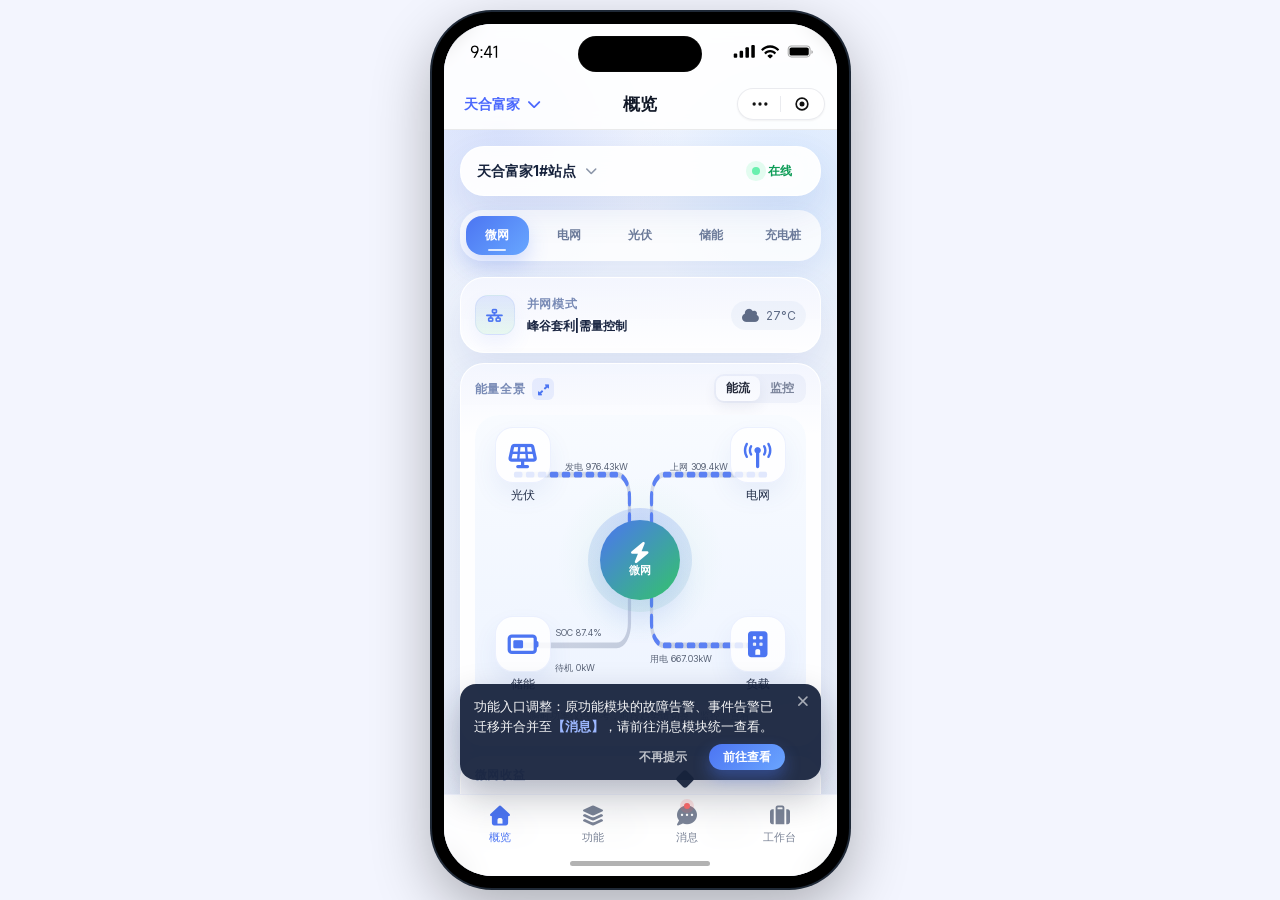
<file: app/index.html>
<!doctype html>
<html lang="zh-CN">
  <head>
    <meta charset="UTF-8" />
    <meta name="viewport" content="width=device-width, initial-scale=1.0" />
    <title>天工数智</title>
    <link rel="stylesheet" href="./vendor/fontawesome/css/all.min.css" />
    <link rel="stylesheet" href="./vendor/vant/index.css" />
    <link rel="stylesheet" href="./css/global.css" />
    <link rel="stylesheet" href="./css/index.css" />
  </head>
  <body>
    <div class="ios-frame-wrapper" role="img" aria-label="天工数智 App 原型">
      <div class="ios-screen">
        <div class="top-header-shell">
          <div class="status-bar" role="img" aria-label="状态栏"></div>
          <div class="dynamic-island" aria-hidden="true"></div>
          <header class="title-bar" aria-label="页面标题">
            <button class="title-btn title-btn--selector" type="button" id="enterpriseSelectorTrigger" aria-haspopup="dialog" aria-expanded="false" aria-label="切换企业">
              <span class="title-btn__name" id="currentEnterpriseName" data-enterprise-name>天合富家</span>
              <i class="fa-solid fa-chevron-down" aria-hidden="true"></i>
            </button>
            <h1 class="title-text">概览</h1>
            <div class="mini-capsule" aria-label="微信小程序胶囊按钮">
              <img class="mini-left" src="./images/mini-capsule-menu.svg" alt="" aria-hidden="true" />
              <div class="mini-divider" aria-hidden="true"></div>
              <img class="mini-right" src="./images/mini-capsule-circle.svg" alt="" aria-hidden="true" />
            </div>
          </header>
        </div>

        <main class="screen-content home-screen">
          <section class="app-shell" aria-label="首页">
            <section class="site-control-panel" aria-label="站点状态">
              <button class="site-switch" type="button" id="siteSelectorTriggerInline" aria-label="切换站点" aria-haspopup="dialog" aria-expanded="false">
                <span class="site-switch__name" id="currentSiteNameInline" data-site-name>天合富家1#站点</span>
                <i class="fa-solid fa-chevron-down" aria-hidden="true"></i>
              </button>
              <div class="site-status-group">
                <div class="status-pill online" id="siteOnlineStatusPill" aria-label="站点在线状态" data-site-status="online">
                  <span class="status-dot"></span>
                  <span data-site-status-text>在线</span>
                </div>
              </div>
            </section>

            <section class="tab-section" aria-label="业务切换标签">
              <div class="segment-tabs" role="tablist" aria-label="业务切换">
                <button class="segment-tab active" type="button" role="tab" aria-selected="true" data-tab-target="microgrid">微网</button>
                <button class="segment-tab" type="button" role="tab" aria-selected="false" data-tab-target="grid">电网</button>
                <button class="segment-tab" type="button" role="tab" aria-selected="false" data-tab-target="photovoltaic">光伏</button>
                <button class="segment-tab" type="button" role="tab" aria-selected="false" data-tab-target="storage">储能</button>
                <button class="segment-tab" type="button" role="tab" aria-selected="false" data-tab-target="charging">充电桩</button>
              </div>
            </section>

            <section class="tab-panels" aria-live="polite">
              <section class="energy-tab-panel microgrid-tab-panel" aria-label="微网看板" data-tab-panel="microgrid">
                <section class="microgrid-mode-card overview-card">
                  <div class="microgrid-mode-card__icon" aria-hidden="true"><i class="fa-solid fa-network-wired"></i></div>
                  <div class="microgrid-mode-card__content">
                    <p class="card-label card-label--microgrid">并网模式</p>
                    <h2 class="microgrid-mode-card__title">峰谷套利|需量控制</h2>
                  </div>
                  <div class="microgrid-mode-card__weather" aria-hidden="true">
                    <i class="fa-solid fa-cloud"></i>
                    <span>27°C</span>
                  </div>
                </section>

                <section class="microgrid-flow-card overview-card">
                  <div class="card-header card-header--stacked">
                    <div>
                      <div class="card-label-row">
                        <p class="card-label">能量全景</p>
                        <button class="panorama-expand-btn" type="button" id="panoramaExpandTrigger" aria-label="放大能量全景，横屏展示">
                          <i class="fa-solid fa-up-right-and-down-left-from-center" aria-hidden="true"></i>
                        </button>
                      </div>
                    </div>
                    <div class="chart-switch chart-switch--compact" role="tablist" aria-label="能量全景视图切换">
                      <button class="chart-switch__item is-active" type="button" role="tab" aria-selected="true" data-panorama-tab="flow">能流</button>
                      <button class="chart-switch__item" type="button" role="tab" aria-selected="false" data-panorama-tab="strategy">监控</button>
                    </div>
                  </div>
                  <div class="microgrid-panorama-body" data-panorama-body>
                  <div class="microgrid-panorama-panel" data-panorama-panel="flow">
                  <div class="microgrid-flow-visual" aria-label="微网能源流向示意图">
                    <svg class="microgrid-flow-lines" viewBox="0 0 720 360" preserveAspectRatio="none" aria-hidden="true">
                      <defs>
                        <linearGradient id="microgridFlowGradient" x1="0" y1="0" x2="1" y2="1">
                          <stop offset="0%" stop-color="#d5dbe8" />
                          <stop offset="100%" stop-color="#bfc8da" />
                        </linearGradient>
                      </defs>
                      <g class="microgrid-flow-lines__static">
                        <path d="M88 74H308C324 74 336 86 336 102V166"></path>
                        <path d="M632 74H412C396 74 384 86 384 102V166"></path>
                        <path d="M88 286H308C324 286 336 274 336 258V194"></path>
                        <path d="M632 286H412C396 286 384 274 384 258V194"></path>
                        <path d="M360 166V194"></path>
                        <path d="M360 102V166"></path>
                      </g>
                      <g class="microgrid-flow-lines__flow">
                        <path d="M88 74H308C324 74 336 86 336 102V166"></path>
                        <path d="M632 74H412C396 74 384 86 384 102V166"></path>
                        <path d="M632 286H412C396 286 384 274 384 258V194"></path>
                      </g>
                    </svg>
                    <div class="microgrid-flow-node microgrid-flow-node--pv">
                      <div class="microgrid-flow-node__icon"><i class="fa-solid fa-solar-panel"></i></div>
                      <span>光伏</span>
                    </div>
                    <div class="microgrid-flow-node microgrid-flow-node--grid">
                      <div class="microgrid-flow-node__icon"><i class="fa-solid fa-tower-broadcast"></i></div>
                      <span>电网</span>
                    </div>
                    <div class="microgrid-flow-node microgrid-flow-node--storage">
                      <div class="microgrid-flow-node__icon"><i class="fa-solid fa-battery-half"></i></div>
                      <span>储能</span>
                    </div>
                    <div class="microgrid-flow-node microgrid-flow-node--load">
                      <div class="microgrid-flow-node__icon"><i class="fa-solid fa-building"></i></div>
                      <span>负载</span>
                    </div>
                    <div class="microgrid-flow-center">
                      <div class="microgrid-flow-center__ring"></div>
                      <div class="microgrid-flow-center__core">
                        <i class="fa-solid fa-bolt"></i>
                        <span>微网</span>
                      </div>
                    </div>
                    <div class="microgrid-flow-label microgrid-flow-label--plain microgrid-flow-label--pv">发电 976.43kW</div>
                    <div class="microgrid-flow-label microgrid-flow-label--plain microgrid-flow-label--grid">上网 309.4kW</div>
                    <div class="microgrid-flow-label microgrid-flow-label--plain microgrid-flow-label--storage">SOC 87.4%</div>
                    <div class="microgrid-flow-label microgrid-flow-label--plain microgrid-flow-label--storage-bottom">待机 0kW</div>
                    <div class="microgrid-flow-label microgrid-flow-label--plain microgrid-flow-label--load">用电 667.03kW</div>
                  </div>
                  <p class="panorama-flow__hint">瞬时功率仅供参考，时段趋势请切换「监控」查看</p>
                  </div>
                  <div class="microgrid-panorama-panel microgrid-panorama-panel--monitor" data-panorama-panel="strategy" hidden aria-label="监控视图">
                    <div class="panorama-monitor" data-panorama-monitor>
                      <div class="panorama-monitor__legend" data-monitor-legend aria-label="图表图例">
                        <div class="panorama-monitor__legend-group">
                          <span class="panorama-monitor__legend-title">核心数据</span>
                          <div class="panorama-monitor__legend-items">
                            <button class="panorama-monitor__legend-item is-active" type="button" data-legend-key="soc" aria-pressed="true">
                              <i class="panorama-monitor__legend-dot" style="--dot-color:#4c75f2"></i>储能SOC
                            </button>
                            <button class="panorama-monitor__legend-item is-active" type="button" data-legend-key="grid" aria-pressed="true">
                              <i class="panorama-monitor__legend-dot" style="--dot-color:#33c46a"></i>电网功率
                            </button>
                          </div>
                        </div>
                        <div class="panorama-monitor__legend-group">
                          <span class="panorama-monitor__legend-title">参考数据</span>
                          <div class="panorama-monitor__legend-items">
                            <button class="panorama-monitor__legend-item is-active" type="button" data-legend-key="storage" aria-pressed="true">
                              <i class="panorama-monitor__legend-dot" style="--dot-color:#9b59f5"></i>储能功率
                            </button>
                            <button class="panorama-monitor__legend-item is-active" type="button" data-legend-key="pv" aria-pressed="true">
                              <i class="panorama-monitor__legend-dot" style="--dot-color:#f5a623"></i>光伏发电功率
                            </button>
                            <button class="panorama-monitor__legend-item is-active" type="button" data-legend-key="load" aria-pressed="true">
                              <i class="panorama-monitor__legend-dot" style="--dot-color:#e74c5c"></i>总负荷功率
                            </button>
                          </div>
                        </div>
                        <div class="panorama-monitor__legend-group panorama-monitor__legend-group--calibration" data-legend-group="calibration">
                          <span class="panorama-monitor__legend-title">标定数据</span>
                          <div class="panorama-monitor__legend-items">
                            <button class="panorama-monitor__legend-item panorama-monitor__legend-item--threshold is-active" type="button" data-legend-key="overLimit" aria-pressed="true">
                              <i class="panorama-monitor__legend-dash"></i>超限阈值
                            </button>
                            <button class="panorama-monitor__legend-item panorama-monitor__legend-item--threshold is-active" type="button" data-legend-key="reverseFlow" aria-pressed="true">
                              <i class="panorama-monitor__legend-dash"></i>逆流阈值
                            </button>
                          </div>
                        </div>
                      </div>
                      <div class="panorama-monitor__chart-wrap">
                        <div class="panorama-monitor__loading" data-monitor-loading hidden aria-live="polite" aria-busy="false">
                          <span class="panorama-monitor__loading-spinner" aria-hidden="true"></span>
                          <span class="panorama-monitor__loading-text">加载中</span>
                        </div>
                        <div class="panorama-monitor__chart" data-monitor-chart role="img" aria-label="能量监控时序图表"></div>
                      </div>
                      <p class="panorama-monitor__hint" aria-live="polite">建议点击放大按钮后横屏查看</p>
                    </div>
                  </div>
                  </div>
                </section>

                <section class="overview-card">
                  <div class="card-header">
                    <div>
                      <p class="card-label">微网收益</p>
                    </div>
                  </div>
                  <div class="benefit-grid benefit-grid--microgrid">
                    <div class="benefit-item">
                      <span class="benefit-label">当月收益</span>
                      <div class="benefit-value">7184.22 <small>元</small></div>
                    </div>
                    <div class="benefit-item">
                      <span class="benefit-label">当年收益</span>
                      <div class="benefit-value">38.16万 <small>元</small></div>
                    </div>
                    <div class="benefit-item">
                      <span class="benefit-label">累计收益</span>
                      <div class="benefit-value">39.19万 <small>元</small></div>
                    </div>
                  </div>
                </section>

                <section class="overview-card">
                  <div class="card-header">
                    <div>
                      <p class="card-label">今日供电</p>
                    </div>
                  </div>
                  <div class="benefit-grid benefit-grid--microgrid">
                    <div class="benefit-item">
                      <span class="benefit-label">下网电量</span>
                      <div class="benefit-value">1449 <small>kWh</small></div>
                    </div>
                    <div class="benefit-item">
                      <span class="benefit-label">光伏发电量</span>
                      <div class="benefit-value">2118.1 <small>kWh</small></div>
                    </div>
                    <div class="benefit-item">
                      <span class="benefit-label">储能放电量</span>
                      <div class="benefit-value">144 <small>kWh</small></div>
                    </div>
                  </div>
                </section>

                <section class="overview-card">
                  <div class="card-header">
                    <div>
                      <p class="card-label">今日用电</p>
                    </div>
                  </div>
                  <div class="benefit-grid benefit-grid--microgrid">
                    <div class="benefit-item">
                      <span class="benefit-label">上网电量</span>
                      <div class="benefit-value">287 <small>kWh</small></div>
                    </div>
                    <div class="benefit-item">
                      <span class="benefit-label">储能充电量</span>
                      <div class="benefit-value">903 <small>kWh</small></div>
                    </div>
                    <div class="benefit-item">
                      <span class="benefit-label">负载用电量</span>
                      <div class="benefit-value">2521.1 <small>kWh</small></div>
                    </div>
                  </div>
                </section>

                <section class="overview-card social-contribution-card">
                  <div class="card-header">
                    <div>
                      <p class="card-label">社会贡献</p>
                    </div>
                  </div>
                  <div class="microgrid-contribution-grid">
                    <div class="microgrid-contribution-card microgrid-contribution-card--blue">
                      <div class="microgrid-contribution-card__label">CO₂减排量</div>
                      <div class="microgrid-contribution-card__value">556.85 <small>吨</small></div>
                    </div>
                    <div class="microgrid-contribution-card microgrid-contribution-card--green">
                      <div class="microgrid-contribution-card__label">等效植树量</div>
                      <div class="microgrid-contribution-card__value">750 <small>棵</small></div>
                    </div>
                    <div class="microgrid-contribution-card microgrid-contribution-card--peach">
                      <div class="microgrid-contribution-card__label">节约标准煤</div>
                      <div class="microgrid-contribution-card__value">286.38 <small>吨</small></div>
                    </div>
                  </div>
                </section>
              </section>
              <section class="energy-tab-panel grid-tab-panel" aria-label="电网看板" data-tab-panel="grid">
                <section class="overview-card">
                  <div class="card-header">
                    <div>
                      <p class="card-label">效益总览</p>
                    </div>
                  </div>
                  <div class="benefit-grid">
                    <div class="benefit-item">
                      <span class="benefit-label">今日下网电量</span>
                      <div class="benefit-value">3031 <small>kWh</small></div>
                    </div>
                    <div class="benefit-item">
                      <span class="benefit-label">今日上网电量</span>
                      <div class="benefit-value">0 <small>kWh</small></div>
                    </div>
                  </div>
                </section>

                <section class="overview-card chart-card">
                  <div class="card-header card-header--stacked">
                    <div>
                      <p class="card-label">电网概况</p>
                    </div>
                    <div class="chart-switch overview-range-switch" role="tablist" aria-label="统计维度切换">
                      <button class="chart-switch__item" type="button" data-range="day">日</button>
                      <button class="chart-switch__item is-active" type="button" data-range="month">月</button>
                      <button class="chart-switch__item" type="button" data-range="year">年</button>
                      <button class="chart-switch__item" type="button" data-range="total">累计</button>
                    </div>
                  </div>
                  <div class="benefit-grid">
                    <div class="benefit-item">
                      <span class="benefit-label">下网电量</span>
                      <div class="benefit-value">5404 <small>kWh</small></div>
                    </div>
                    <div class="benefit-item">
                      <span class="benefit-label">上网电量</span>
                      <div class="benefit-value">0 <small>kWh</small></div>
                    </div>
                  </div>
                  <div class="period-selector grid-period-selector" aria-label="周期选择">
                    <button class="period-selector__nav" type="button" aria-label="上一周期"><i class="fa-solid fa-chevron-left"></i></button>
                    <button class="period-selector__value" type="button" aria-label="选择日期">2026-07-01 <i class="fa-regular fa-calendar"></i></button>
                    <button class="period-selector__nav" type="button" aria-label="下一周期"><i class="fa-solid fa-chevron-right"></i></button>
                  </div>
                  <div class="chart-area grid-chart" aria-label="电网运行情况图表">
                    <div class="chart-axis chart-axis--y">
                      <span>530</span>
                      <span>424</span>
                      <span>318</span>
                      <span>212</span>
                      <span>106</span>
                      <span>0</span>
                    </div>
                    <div class="chart-plot">
                      <div class="chart-bars chart-bars--grid">
                        <span class="chart-bar"><i style="height: 48px"></i><small>1</small></span>
                        <span class="chart-bar"><i style="height: 48px"></i><small>2</small></span>
                        <span class="chart-bar"><i style="height: 38px"></i><small>3</small></span>
                        <span class="chart-bar"><i style="height: 34px"></i><small>4</small></span>
                        <span class="chart-bar"><i style="height: 38px"></i><small>5</small></span>
                        <span class="chart-bar"><i style="height: 34px"></i><small>6</small></span>
                        <span class="chart-bar"><i style="height: 68px"></i><small>7</small></span>
                        <span class="chart-bar"><i style="height: 168px"></i><small>8</small></span>
                        <span class="chart-bar"><i style="height: 190px"></i><small>9</small></span>
                        <span class="chart-bar"><i style="height: 172px"></i><small>10</small></span>
                        <span class="chart-bar"><i style="height: 188px"></i><small>11</small></span>
                        <span class="chart-bar"><i style="height: 198px"></i><small>12</small></span>
                      </div>
                    </div>
                  </div>
                  <div class="chart-legend grid-chart-legend"><span class="chart-legend__dot"></span>电网下网电量 <span class="chart-legend__dot chart-legend__dot--charge"></span>电网上网电量</div>
                </section>
              </section>
              <section class="energy-tab-panel photovoltaic-tab-panel" aria-label="光伏看板" data-tab-panel="photovoltaic">
                <section class="overview-card">
                  <div class="card-header">
                    <div>
                      <p class="card-label">效益总览</p>
                    </div>
                  </div>
                  <div class="benefit-grid benefit-grid--photovoltaic-overview">
                    <div class="benefit-item">
                      <span class="benefit-label">今日发电量</span>
                      <div class="benefit-value">592.5 <small>kWh</small></div>
                    </div>
                    <div class="benefit-item">
                      <span class="benefit-label">今日光伏收益</span>
                      <div class="benefit-value">182.01 <small>元</small></div>
                    </div>
                  </div>
                </section>

                <section class="overview-card">
                  <div class="card-header">
                    <div>
                      <p class="card-label">设备统计</p>
                    </div>
                  </div>
                  <div class="benefit-grid">
                    <div class="benefit-item">
                      <span class="benefit-label">装机容量</span>
                      <div class="benefit-value">1.6 <small>MWp</small></div>
                    </div>
                    <div class="benefit-item">
                      <span class="benefit-label">逆变器数量</span>
                      <div class="benefit-value">1 <small>台</small></div>
                    </div>
                  </div>
                </section>

                <section class="overview-card chart-card">
                  <div class="card-header card-header--stacked">
                    <div>
                      <p class="card-label">光伏概况</p>
                    </div>
                    <div class="chart-switch overview-range-switch" role="tablist" aria-label="统计维度切换">
                      <button class="chart-switch__item" type="button" data-range="day">日</button>
                      <button class="chart-switch__item is-active" type="button" data-range="month">月</button>
                      <button class="chart-switch__item" type="button" data-range="year">年</button>
                      <button class="chart-switch__item" type="button" data-range="total">累计</button>
                    </div>
                  </div>

                  <div class="period-selector" aria-label="周期选择">
                    <button class="period-selector__nav" type="button" aria-label="上一周期"><i class="fa-solid fa-chevron-left"></i></button>
                    <button class="period-selector__value" type="button" aria-label="选择日期">2026-07-01 <i class="fa-regular fa-calendar"></i></button>
                    <button class="period-selector__nav" type="button" aria-label="下一周期"><i class="fa-solid fa-chevron-right"></i></button>
                  </div>

                  <div class="benefit-grid benefit-grid--metrics photovoltaic-metrics-grid">
                    <div class="benefit-item">
                      <span class="benefit-label">发电量</span>
                      <div class="benefit-value">2680.6 <small>kWh</small></div>
                    </div>
                    <div class="benefit-item">
                      <span class="benefit-label">光伏收益</span>
                      <div class="benefit-value">1044.93 <small>元</small></div>
                    </div>
                  </div>

                  <div class="chart-area photovoltaic-chart" aria-label="光伏运行情况图表">
                    <div class="chart-axis chart-axis--y">
                      <span>490</span>
                      <span>392</span>
                      <span>294</span>
                      <span>196</span>
                      <span>98</span>
                      <span>0</span>
                    </div>
                    <div class="chart-plot">
                      <div class="chart-bars chart-bars--photovoltaic">
                        <span class="chart-bar is-muted"><i style="height: 2px"></i><small>1</small></span>
                        <span class="chart-bar is-muted"><i style="height: 2px"></i><small>2</small></span>
                        <span class="chart-bar is-muted"><i style="height: 2px"></i><small>3</small></span>
                        <span class="chart-bar is-muted"><i style="height: 2px"></i><small>4</small></span>
                        <span class="chart-bar is-muted"><i style="height: 2px"></i><small>5</small></span>
                        <span class="chart-bar is-muted"><i style="height: 2px"></i><small>6</small></span>
                        <span class="chart-bar"><i style="height: 8px"></i><small>7</small></span>
                        <span class="chart-bar"><i style="height: 32px"></i><small>8</small></span>
                        <span class="chart-bar"><i style="height: 72px"></i><small>9</small></span>
                        <span class="chart-bar"><i style="height: 136px"></i><small>10</small></span>
                        <span class="chart-bar"><i style="height: 158px"></i><small>11</small></span>
                        <span class="chart-bar"><i style="height: 196px"></i><small>12</small></span>
                      </div>
                    </div>
                  </div>
                  <div class="chart-legend"><span class="chart-legend__dot chart-legend__dot--photovoltaic"></span>光伏发电量</div>
                </section>
              </section>
              <section class="energy-tab-panel storage-tab-panel" aria-label="储能看板" data-tab-panel="storage">
                <section class="overview-card">
                  <div class="card-header">
                    <div>
                      <p class="card-label">效益总览</p>
                    </div>
                  </div>
                  <div class="benefit-grid benefit-grid--storage-overview">
                    <div class="benefit-item">
                      <span class="benefit-label">今日充电量</span>
                      <div class="benefit-value">29 <small>kWh</small></div>
                    </div>
                    <div class="benefit-item">
                      <span class="benefit-label">今日放电量</span>
                      <div class="benefit-value">397 <small>kWh</small></div>
                    </div>
                    <div class="benefit-item">
                      <span class="benefit-label">今日储能收益</span>
                      <div class="benefit-value">197.76 <small>元</small></div>
                    </div>
                  </div>
                </section>

                <section class="overview-card">
                  <div class="card-header">
                    <div>
                      <p class="card-label">设备统计</p>
                    </div>
                  </div>
                  <div class="benefit-grid">
                    <div class="benefit-item">
                      <span class="benefit-label">装机容量</span>
                      <div class="benefit-value">1.04 <small>MWh</small></div>
                    </div>
                    <div class="benefit-item">
                      <span class="benefit-label">储能数量</span>
                      <div class="benefit-value">4 <small>台</small></div>
                    </div>
                  </div>
                </section>

                <section class="overview-card chart-card">
                  <div class="card-header card-header--stacked">
                    <div>
                      <p class="card-label">储能概况</p>
                    </div>
                    <div class="chart-switch overview-range-switch" role="tablist" aria-label="统计维度切换">
                      <button class="chart-switch__item" type="button" data-range="day">日</button>
                      <button class="chart-switch__item is-active" type="button" data-range="month">月</button>
                      <button class="chart-switch__item" type="button" data-range="year">年</button>
                      <button class="chart-switch__item" type="button" data-range="total">累计</button>
                    </div>
                  </div>

                  <div class="period-selector" aria-label="周期选择">
                    <button class="period-selector__nav" type="button" aria-label="上一周期"><i class="fa-solid fa-chevron-left"></i></button>
                    <button class="period-selector__value" type="button" aria-label="选择月份">2026-06 <i class="fa-regular fa-calendar"></i></button>
                    <button class="period-selector__nav" type="button" aria-label="下一周期"><i class="fa-solid fa-chevron-right"></i></button>
                  </div>

                  <div class="benefit-grid benefit-grid--metrics storage-metrics-grid">
                    <div class="benefit-item">
                      <span class="benefit-label">充电量</span>
                      <div class="benefit-value">2万 <small>kWh</small></div>
                    </div>
                    <div class="benefit-item">
                      <span class="benefit-label">放电量</span>
                      <div class="benefit-value">3.62万 <small>kWh</small></div>
                    </div>
                    <div class="benefit-item">
                      <span class="benefit-label">储能收益</span>
                      <div class="benefit-value">2.02万 <small>元</small></div>
                    </div>
                  </div>

                  <div class="chart-area storage-chart" aria-label="储能运行情况图表">
                    <div class="chart-axis chart-axis--y">
                      <span>1300</span>
                      <span>1040</span>
                      <span>780</span>
                      <span>520</span>
                      <span>260</span>
                      <span>0</span>
                    </div>
                    <div class="chart-plot">
                      <div class="chart-bars chart-bars--storage">
                        <span class="chart-bar"><i style="height: 158px;"></i><small>1</small></span>
                        <span class="chart-bar"><i style="height: 148px;"></i><small>2</small></span>
                        <span class="chart-bar"><i style="height: 166px;"></i><small>3</small></span>
                        <span class="chart-bar"><i style="height: 154px;"></i><small>4</small></span>
                        <span class="chart-bar"><i style="height: 172px;"></i><small>5</small></span>
                        <span class="chart-bar"><i style="height: 160px;"></i><small>6</small></span>
                        <span class="chart-bar"><i style="height: 182px;"></i><small>7</small></span>
                        <span class="chart-bar"><i style="height: 168px;"></i><small>8</small></span>
                        <span class="chart-bar"><i style="height: 176px;"></i><small>9</small></span>
                        <span class="chart-bar"><i style="height: 152px;"></i><small>10</small></span>
                        <span class="chart-bar"><i style="height: 170px;"></i><small>11</small></span>
                        <span class="chart-bar"><i style="height: 190px;"></i><small>12</small></span>
                      </div>
                    </div>
                  </div>
                  <div class="chart-legend storage-chart-legend">
                    <span class="chart-legend__dot chart-legend__dot--discharge"></span>储能放电量
                    <span class="chart-legend__dot chart-legend__dot--charge"></span>储能充电量
                  </div>
                </section>
              </section>

              <section class="energy-tab-panel charging-tab-panel" aria-label="充电站看板" data-tab-panel="charging">
                <section class="overview-card">
                  <div class="card-header">
                    <div>
                      <p class="card-label">效益总览</p>
                    </div>
                  </div>
                  <div class="benefit-grid">
                    <div class="benefit-item">
                      <span class="benefit-label">今日充电量</span>
                      <div class="benefit-value">0 <small>kWh</small></div>
                    </div>
                    <div class="benefit-item">
                      <span class="benefit-label">今日充电收益</span>
                      <div class="benefit-value">0 <small>元</small></div>
                    </div>
                  </div>
                </section>

                <section class="overview-card">
                  <div class="card-header">
                    <div>
                      <p class="card-label">设备统计</p>
                    </div>
                  </div>
                  <div class="benefit-grid">
                    <div class="benefit-item">
                      <span class="benefit-label">直流桩数量</span>
                      <div class="benefit-value">3 <small>台</small></div>
                    </div>
                    <div class="benefit-item">
                      <span class="benefit-label">交流桩数量</span>
                      <div class="benefit-value">0 <small>台</small></div>
                    </div>
                  </div>
                </section>

                <section class="overview-card chart-card">
                  <div class="card-header card-header--stacked">
                    <div>
                      <p class="card-label">充电概况</p>
                    </div>
                    <div class="chart-switch overview-range-switch" role="tablist" aria-label="统计维度切换">
                      <button class="chart-switch__item" type="button" data-range="day">日</button>
                      <button class="chart-switch__item is-active" type="button" data-range="month">月</button>
                      <button class="chart-switch__item" type="button" data-range="year">年</button>
                      <button class="chart-switch__item" type="button" data-range="total">累计</button>
                    </div>
                  </div>

                  <div class="period-selector" aria-label="周期选择">
                    <button class="period-selector__nav" type="button" aria-label="上一周期"><i class="fa-solid fa-chevron-left"></i></button>
                    <button class="period-selector__value" type="button" aria-label="选择月份">2024-07 <i class="fa-regular fa-calendar"></i></button>
                    <button class="period-selector__nav" type="button" aria-label="下一周期"><i class="fa-solid fa-chevron-right"></i></button>
                  </div>

                  <div class="benefit-grid benefit-grid--metrics">
                    <div class="benefit-item">
                      <span class="benefit-label">充电量</span>
                      <div class="benefit-value">87.35 <small>kWh</small></div>
                    </div>
                    <div class="benefit-item">
                      <span class="benefit-label">充电收益</span>
                      <div class="benefit-value">0 <small>元</small></div>
                    </div>
                  </div>

                  <div class="chart-area" aria-label="充电站充电量图表">
                    <div class="chart-axis chart-axis--y">
                      <span>45</span>
                      <span>36</span>
                      <span>27</span>
                      <span>18</span>
                      <span>9</span>
                      <span>0</span>
                    </div>
                    <div class="chart-plot">
                      <div class="chart-bars">
                        <span class="chart-bar"><i style="height: 186px;"></i><small>2</small></span>
                        <span class="chart-bar is-muted"><i style="height: 2px;"></i><small>3</small></span>
                        <span class="chart-bar is-muted"><i style="height: 2px;"></i><small>4</small></span>
                        <span class="chart-bar is-muted"><i style="height: 2px;"></i><small>5</small></span>
                        <span class="chart-bar is-muted"><i style="height: 2px;"></i><small>6</small></span>
                        <span class="chart-bar is-muted"><i style="height: 2px;"></i><small>7</small></span>
                        <span class="chart-bar is-muted"><i style="height: 2px;"></i><small>8</small></span>
                        <span class="chart-bar is-muted"><i style="height: 2px;"></i><small>9</small></span>
                        <span class="chart-bar is-muted"><i style="height: 2px;"></i><small>10</small></span>
                        <span class="chart-bar is-muted"><i style="height: 2px;"></i><small>11</small></span>
                        <span class="chart-bar is-muted"><i style="height: 2px;"></i><small>12</small></span>
                        <span class="chart-bar is-muted"><i style="height: 2px;"></i><small>13</small></span>
                      </div>
                    </div>
                  </div>
                  <div class="chart-legend"><span class="chart-legend__dot"></span>充电站充电量</div>
                </section>
              </section>
            </section>
          </section>
        </main>

        <nav class="tab-bar" aria-label="底部标签栏">
          <a class="tab-item active" href="./index.html" aria-current="page">
            <span class="tab-icon" aria-hidden="true"><i class="fa-solid fa-house"></i></span>
            <span>概览</span>
          </a>
          <a class="tab-item" href="./function.html">
            <span class="tab-icon" aria-hidden="true"><i class="fa-solid fa-layer-group"></i></span>
            <span>功能</span>
          </a>
          <a class="tab-item" href="./message.html">
            <span class="tab-icon" aria-hidden="true"><i class="fa-solid fa-comment-dots"></i></span>
            <span>消息</span>
          </a>
          <a class="tab-item" href="./workbench.html">
            <span class="tab-icon" aria-hidden="true"><i class="fa-solid fa-suitcase"></i></span>
            <span>工作台</span>
          </a>
        </nav>

        <div class="picker-overlay" id="enterprisePicker" aria-hidden="true">
          <button class="picker-backdrop" type="button" aria-label="关闭企业选择弹窗"></button>
          <section class="picker-sheet" role="dialog" aria-modal="true" aria-labelledby="enterprisePickerTitle">
            <div class="picker-sheet__header">
              <h2 id="enterprisePickerTitle">选择企业</h2>
              <button class="picker-close" type="button" id="enterprisePickerClose">取消</button>
            </div>
            <label class="picker-search" for="enterprisePickerSearch">
              <i class="fa-solid fa-magnifying-glass" aria-hidden="true"></i>
              <input id="enterprisePickerSearch" type="search" placeholder="搜索企业名称" autocomplete="off" />
            </label>
            <div class="picker-sheet__list" id="enterprisePickerList"></div>
          </section>
        </div>

        <div class="picker-overlay" id="sitePicker" aria-hidden="true">
          <button class="picker-backdrop" type="button" aria-label="关闭站点选择弹窗"></button>
          <section class="picker-sheet" role="dialog" aria-modal="true" aria-labelledby="sitePickerTitle">
            <div class="picker-sheet__header">
              <h2 id="sitePickerTitle">选择站点</h2>
              <button class="picker-close" type="button" id="sitePickerClose">取消</button>
            </div>
            <div class="picker-sheet__list" id="sitePickerList"></div>
          </section>
        </div>

        <div class="picker-overlay" id="panoramaDatePickerOverlay" aria-hidden="true">
          <button class="picker-backdrop" type="button" aria-label="关闭日期选择弹窗"></button>
          <section class="picker-sheet panorama-date-sheet" role="dialog" aria-modal="true" aria-labelledby="panoramaDatePickerTitle">
            <div class="picker-sheet__header">
              <h2 id="panoramaDatePickerTitle">选择日期</h2>
              <button class="picker-close" type="button" id="panoramaDatePickerClose">取消</button>
            </div>
            <div class="panorama-date-sheet__calendar" id="panoramaDateCalendar" aria-label="日历"></div>
          </section>
        </div>

        <div class="app-toast" id="appToast" role="status" aria-live="polite" aria-atomic="true" hidden></div>

        <div class="migrate-guide" id="alarmMigrateGuide" hidden aria-hidden="true">
          <div class="migrate-guide__bubble" role="dialog" aria-modal="false" aria-label="告警迁移引导提示">
            <button class="migrate-guide__close" type="button" id="alarmMigrateGuideClose" aria-label="关闭提示">
              <i class="fa-solid fa-xmark" aria-hidden="true"></i>
            </button>
            <p class="migrate-guide__text">功能入口调整：原功能模块的故障告警、事件告警已迁移并合并至<strong>【消息】</strong>，请前往消息模块统一查看。</p>
            <div class="migrate-guide__actions">
              <button class="migrate-guide__btn migrate-guide__btn--text" type="button" id="alarmMigrateGuideDismiss">不再提示</button>
              <button class="migrate-guide__btn migrate-guide__btn--primary" type="button" id="alarmMigrateGuideGo">前往查看</button>
            </div>
            <span class="migrate-guide__arrow" aria-hidden="true"></span>
          </div>
        </div>

        <div class="panorama-expand-overlay" id="panoramaExpandOverlay" aria-hidden="true">
          <div class="panorama-expand-overlay__stage">
            <header class="panorama-expand-overlay__header">
              <div class="panorama-expand-overlay__title-group">
                <h2 class="panorama-expand-overlay__title">能量全景</h2>
                <button class="panorama-expand-overlay__close" type="button" id="panoramaExpandClose" aria-label="退出横屏放大">
                  <i class="fa-solid fa-compress" aria-hidden="true"></i>
                </button>
              </div>
              <div class="panorama-expand-overlay__actions">
                <div class="chart-switch chart-switch--compact" role="tablist" aria-label="能量全景视图切换">
                  <button class="chart-switch__item is-active" type="button" role="tab" aria-selected="true" data-panorama-tab="flow">能流</button>
                  <button class="chart-switch__item" type="button" role="tab" aria-selected="false" data-panorama-tab="strategy">监控</button>
                </div>
              </div>
              <div class="panorama-expand-overlay__tools">
                <div class="panorama-date-picker" id="panoramaExpandDatePicker" hidden aria-label="监控日期选择">
                  <button class="panorama-date-picker__nav" type="button" id="panoramaDatePrev" aria-label="上一日">
                    <span class="panorama-date-picker__arrow panorama-date-picker__arrow--left" aria-hidden="true"></span>
                  </button>
                  <button class="panorama-date-picker__date" type="button" id="panoramaDateTrigger" aria-label="选择日期">
                    <span id="panoramaDateLabel">2026-07-03</span>
                  </button>
                  <button class="panorama-date-picker__nav" type="button" id="panoramaDateNext" aria-label="下一日">
                    <span class="panorama-date-picker__arrow panorama-date-picker__arrow--right" aria-hidden="true"></span>
                  </button>
                </div>
              </div>
            </header>
            <div class="panorama-expand-overlay__content" data-panorama-expand-host></div>
          </div>
        </div>

        <div class="home-indicator" aria-hidden="true"></div>
      </div>
    </div>
    <script src="./vendor/vant/vant.min.js"></script>
    <script src="./vendor/echarts/echarts.min.js"></script>
    <script src="./js/common-selector.js"></script>
    <script src="./js/panorama-monitor-chart.js"></script>
    <script src="./js/panorama-date-picker.js"></script>
    <script src="./js/index.js"></script>
  </body>
</html>
</file>
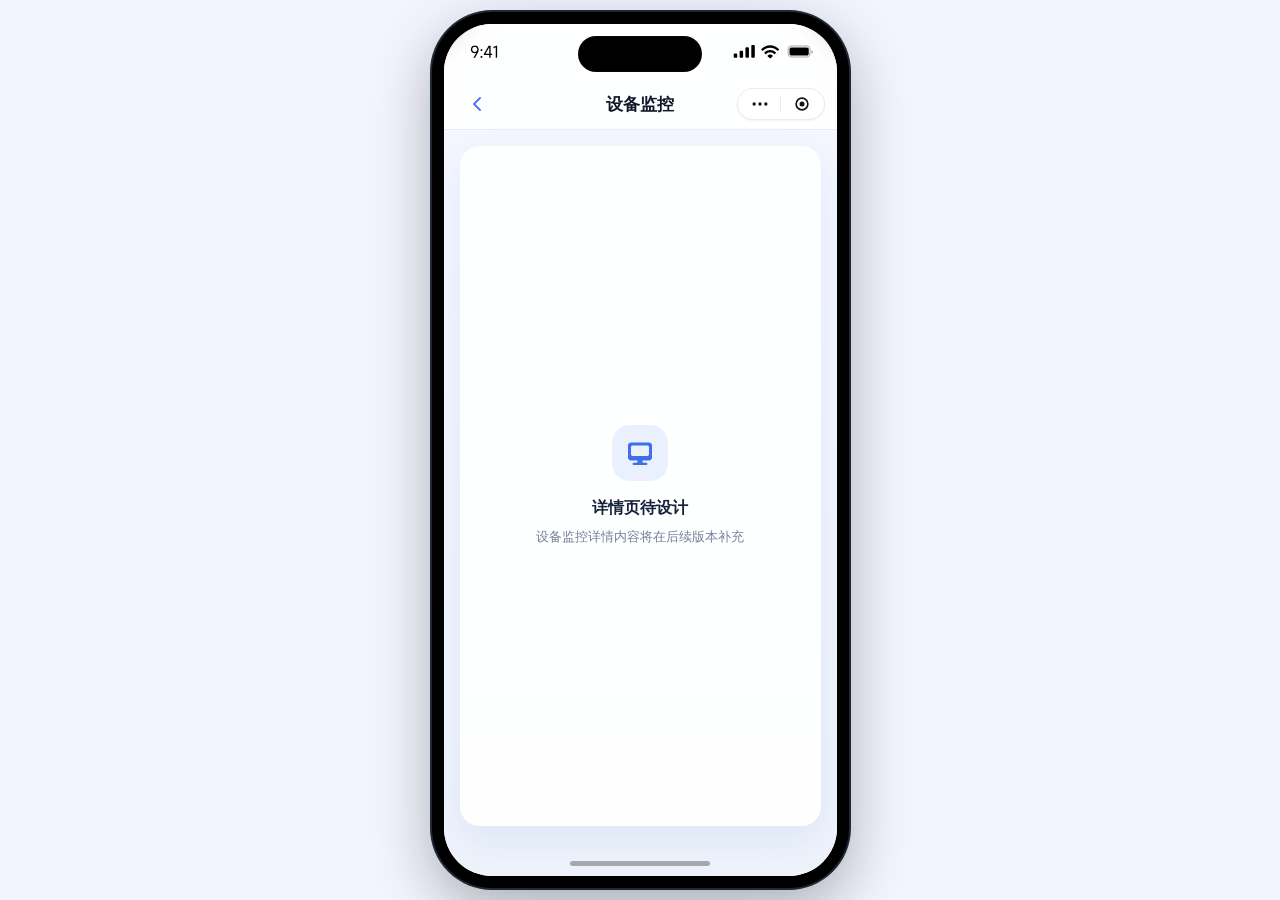
<file: app/function-device-monitor.html>
<!doctype html>
<html lang="zh-CN">
  <head>
    <meta charset="UTF-8" />
    <meta name="viewport" content="width=device-width, initial-scale=1.0" />
    <title>设备监控 - 天工数智</title>
    <link rel="stylesheet" href="./vendor/fontawesome/css/all.min.css" />
    <link rel="stylesheet" href="./css/global.css" />
    <link rel="stylesheet" href="./css/function-device-monitor.css" />
  </head>
  <body>
    <div class="ios-frame-wrapper" role="img" aria-label="设备监控页面">
      <div class="ios-screen">
        <div class="top-header-shell">
          <div class="status-bar" role="img" aria-label="状态栏"></div>
          <div class="dynamic-island" aria-hidden="true"></div>
          <header class="title-bar" aria-label="页面标题">
            <a class="title-btn title-btn--back" href="./function.html" aria-label="返回功能页">
              <i class="fa-solid fa-chevron-left" aria-hidden="true"></i>
            </a>
            <h1 class="title-text">设备监控</h1>
            <div class="mini-capsule" aria-label="微信小程序胶囊按钮">
              <img class="mini-left" src="./images/mini-capsule-menu.svg" alt="" aria-hidden="true" />
              <div class="mini-divider" aria-hidden="true"></div>
              <img class="mini-right" src="./images/mini-capsule-circle.svg" alt="" aria-hidden="true" />
            </div>
          </header>
        </div>

        <main class="screen-content device-monitor-screen">
          <section class="app-shell">
            <section class="device-monitor-placeholder" aria-label="详情占位">
              <div class="device-monitor-placeholder__icon" aria-hidden="true">
                <i class="fa-solid fa-desktop"></i>
              </div>
              <h2>详情页待设计</h2>
              <p>设备监控详情内容将在后续版本补充</p>
            </section>
          </section>
        </main>

        <div class="home-indicator" aria-hidden="true"></div>
      </div>
    </div>
  </body>
</html>
</file>
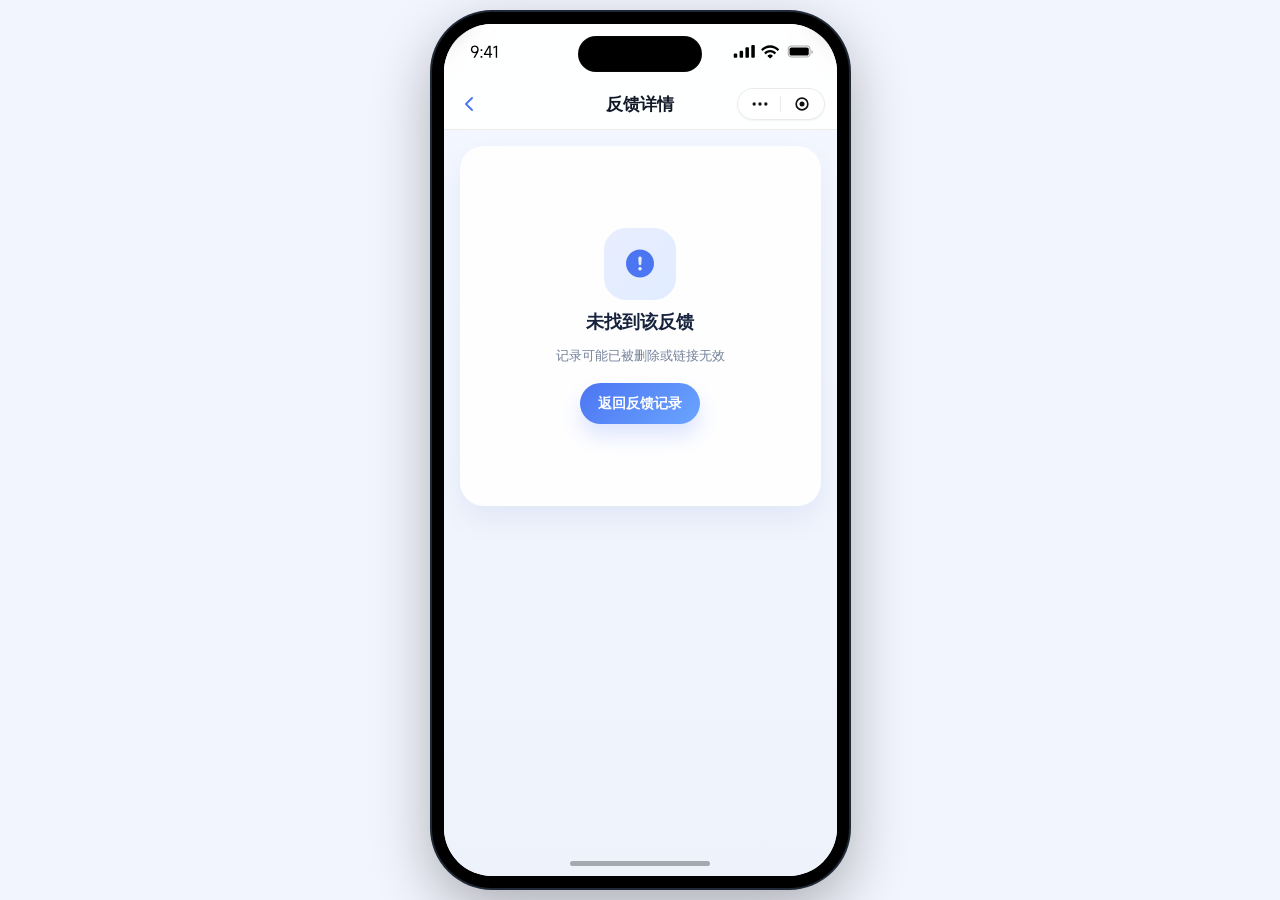
<file: app/function-feedback-detail.html>
<!doctype html>
<html lang="zh-CN">
  <head>
    <meta charset="UTF-8" />
    <meta name="viewport" content="width=device-width, initial-scale=1.0" />
    <title>反馈详情 - 天工数智</title>
    <link rel="stylesheet" href="./vendor/fontawesome/css/all.min.css" />
    <link rel="stylesheet" href="./css/global.css" />
    <link rel="stylesheet" href="./css/function-feedback.css" />
    <link rel="stylesheet" href="./css/function-feedback-detail.css" />
  </head>
  <body>
    <div class="ios-frame-wrapper" role="img" aria-label="反馈详情页">
      <div class="ios-screen">
        <div class="top-header-shell">
          <div class="status-bar" role="img" aria-label="状态栏"></div>
          <div class="dynamic-island" aria-hidden="true"></div>
          <header class="title-bar" aria-label="页面标题">
            <a class="title-btn title-btn--back" href="./function-feedback-history.html" aria-label="返回反馈记录">
              <i class="fa-solid fa-chevron-left" aria-hidden="true"></i>
            </a>
            <h1 class="title-text">反馈详情</h1>
            <div class="mini-capsule" aria-label="微信小程序胶囊按钮">
              <img class="mini-left" src="./images/mini-capsule-menu.svg" alt="" aria-hidden="true" />
              <div class="mini-divider" aria-hidden="true"></div>
              <img class="mini-right" src="./images/mini-capsule-circle.svg" alt="" aria-hidden="true" />
            </div>
          </header>
        </div>

        <main class="screen-content feedback-screen">
          <section class="app-shell">
            <div id="feedbackDetailRoot" hidden>
              <section class="feedback-detail-status-card" aria-label="当前处理状态">
                <div class="feedback-detail-status-card__main">
                  <span class="feedback-status-badge" id="feedbackDetailStatusBadge">待受理</span>
                  <p class="feedback-detail-status-card__time" id="feedbackDetailUpdatedAt">更新时间</p>
                </div>
                <p class="feedback-detail-status-card__hint" id="feedbackDetailStatusHint">您的反馈已收到，请耐心等待处理。</p>
              </section>

              <section class="feedback-section" aria-labelledby="feedbackDetailInfoTitle">
                <div class="feedback-section__header">
                  <h2 id="feedbackDetailInfoTitle">反馈信息</h2>
                </div>
                <dl class="feedback-detail-meta">
                  <div><dt>企业</dt><dd id="feedbackDetailEnterprise">-</dd></div>
                  <div><dt>站点</dt><dd id="feedbackDetailSite">-</dd></div>
                  <div><dt>提交时间</dt><dd id="feedbackDetailCreatedAt">-</dd></div>
                </dl>
                <p class="feedback-detail-desc" id="feedbackDetailDescription"></p>
                <div class="feedback-detail-images" id="feedbackDetailImages" hidden aria-label="反馈图片"></div>
              </section>

              <section class="feedback-section" aria-labelledby="feedbackDetailTimelineTitle">
                <div class="feedback-section__header">
                  <h2 id="feedbackDetailTimelineTitle">处理进度</h2>
                </div>
                <ol class="feedback-timeline" id="feedbackDetailTimeline"></ol>
              </section>
            </div>

            <div class="feedback-image-preview" id="feedbackImagePreview" hidden role="dialog" aria-modal="true" aria-label="图片预览">
              <button class="feedback-image-preview__backdrop" type="button" id="feedbackImagePreviewBackdrop" aria-label="关闭图片预览"></button>
              <div class="feedback-image-preview__panel" role="document">
                <div class="feedback-image-preview__header" aria-hidden="true">
                  <span class="feedback-image-preview__counter" id="feedbackImagePreviewCounter">1 / 1</span>
                  <span class="feedback-image-preview__tips">左右滑动切换，双指缩放，拖拽查看</span>
                </div>
                <button class="feedback-image-preview__close" type="button" id="feedbackImagePreviewClose" aria-label="关闭预览">
                  <i class="fa-solid fa-xmark" aria-hidden="true"></i>
                </button>
                <button class="feedback-image-preview__nav feedback-image-preview__nav--prev" type="button" id="feedbackImagePreviewPrev" aria-label="上一张图片">
                  <i class="fa-solid fa-chevron-left" aria-hidden="true"></i>
                </button>
                <button class="feedback-image-preview__nav feedback-image-preview__nav--next" type="button" id="feedbackImagePreviewNext" aria-label="下一张图片">
                  <i class="fa-solid fa-chevron-right" aria-hidden="true"></i>
                </button>
                <div class="feedback-image-preview__stage">
                  <img id="feedbackImagePreviewImg" class="feedback-image-preview__image" alt="反馈图片预览" />
                </div>
              </div>
            </div>

            <div class="feedback-record-empty" id="feedbackDetailMissing" hidden>
              <div class="feedback-record-empty__icon" aria-hidden="true">
                <i class="fa-solid fa-circle-exclamation"></i>
              </div>
              <h2>未找到该反馈</h2>
              <p>记录可能已被删除或链接无效</p>
              <a class="feedback-record-empty__action" href="./function-feedback-history.html">返回反馈记录</a>
            </div>
          </section>
        </main>

        <div class="home-indicator" aria-hidden="true"></div>
      </div>
    </div>
    <script src="./js/feedback-store.js"></script>
    <script src="./js/function-feedback-detail.js"></script>
  </body>
</html>
</file>
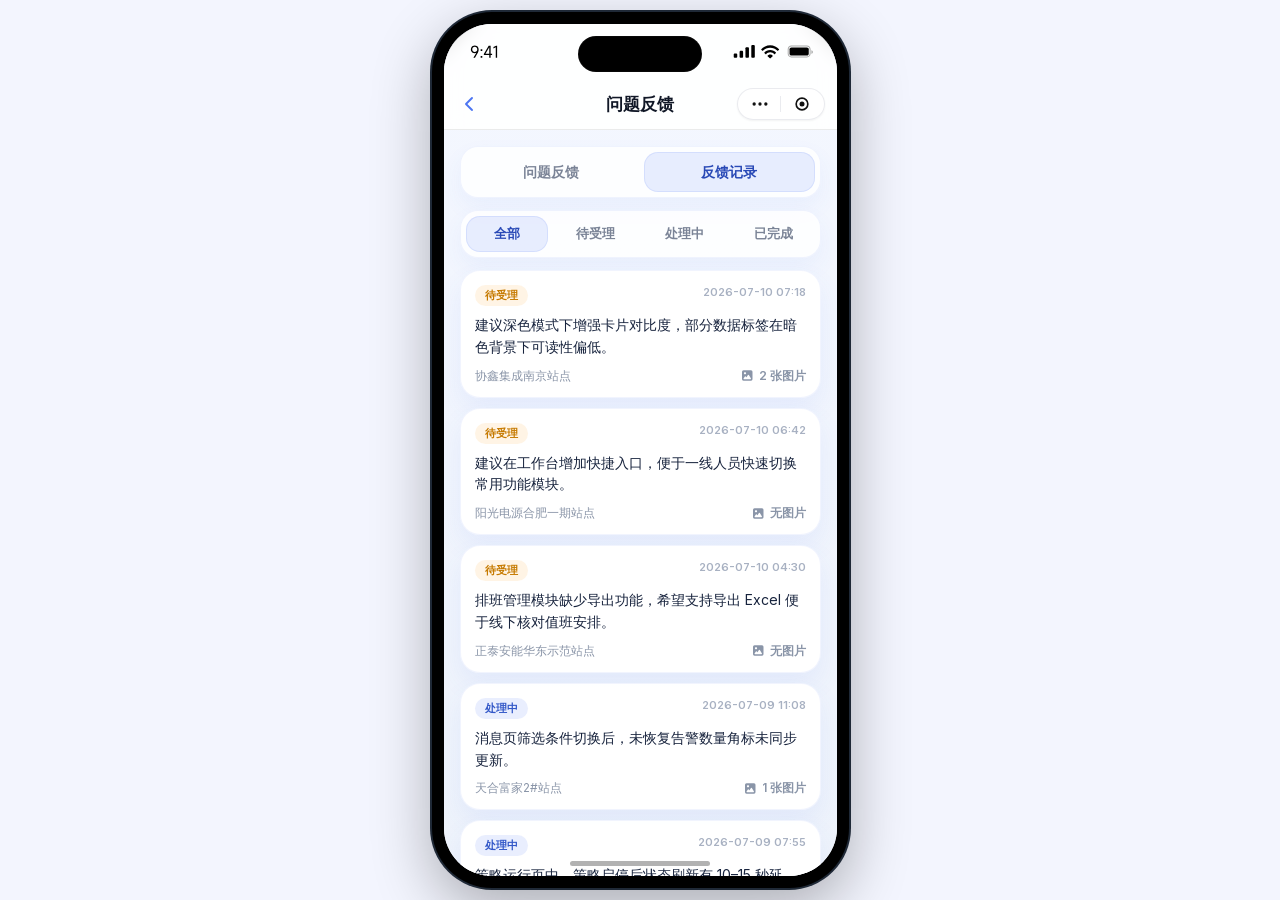
<file: app/function-feedback-history.html>
<!doctype html>
<html lang="zh-CN">
  <head>
    <meta charset="UTF-8" />
    <meta name="viewport" content="width=device-width, initial-scale=1.0" />
    <title>反馈记录 - 天工数智</title>
    <link rel="stylesheet" href="./vendor/fontawesome/css/all.min.css" />
    <link rel="stylesheet" href="./css/global.css" />
    <link rel="stylesheet" href="./css/function-feedback.css" />
    <link rel="stylesheet" href="./css/function-feedback-history.css" />
  </head>
  <body>
    <div class="ios-frame-wrapper" role="img" aria-label="反馈记录页">
      <div class="ios-screen">
        <div class="top-header-shell">
          <div class="status-bar" role="img" aria-label="状态栏"></div>
          <div class="dynamic-island" aria-hidden="true"></div>
          <header class="title-bar" aria-label="页面标题">
            <a class="title-btn title-btn--back" href="./function.html" aria-label="返回功能页">
              <i class="fa-solid fa-chevron-left" aria-hidden="true"></i>
            </a>
            <h1 class="title-text">问题反馈</h1>
            <div class="mini-capsule" aria-label="微信小程序胶囊按钮">
              <img class="mini-left" src="./images/mini-capsule-menu.svg" alt="" aria-hidden="true" />
              <div class="mini-divider" aria-hidden="true"></div>
              <img class="mini-right" src="./images/mini-capsule-circle.svg" alt="" aria-hidden="true" />
            </div>
          </header>
        </div>

        <main class="screen-content feedback-screen">
          <section class="app-shell">
            <nav class="feedback-tabs" aria-label="问题反馈切换">
              <a class="feedback-tab" href="./function-feedback.html">问题反馈</a>
              <a class="feedback-tab active" href="./function-feedback-history.html" aria-current="page">反馈记录</a>
            </nav>

            <nav class="feedback-status-tabs" id="feedbackStatusTabs" aria-label="按状态筛选反馈记录">
              <button type="button" class="feedback-status-tab active" data-status="all" aria-pressed="true">全部</button>
              <button type="button" class="feedback-status-tab" data-status="pending" aria-pressed="false">待受理</button>
              <button type="button" class="feedback-status-tab" data-status="processing" aria-pressed="false">处理中</button>
              <button type="button" class="feedback-status-tab" data-status="completed" aria-pressed="false">已完成</button>
            </nav>

            <div class="feedback-record-list" id="feedbackRecordList" aria-label="历史反馈列表"></div>
            <div class="feedback-record-empty" id="feedbackRecordEmpty" hidden>
              <div class="feedback-record-empty__icon" aria-hidden="true">
                <i class="fa-solid fa-inbox"></i>
              </div>
              <h2>暂无反馈记录</h2>
              <p>提交问题后，可在此查看处理进度与结果</p>
              <a class="feedback-record-empty__action" href="./function-feedback.html">去提交反馈</a>
            </div>
          </section>
        </main>

        <div class="home-indicator" aria-hidden="true"></div>
      </div>
    </div>
    <script src="./js/feedback-store.js"></script>
    <script src="./js/function-feedback-history.js"></script>
  </body>
</html>
</file>
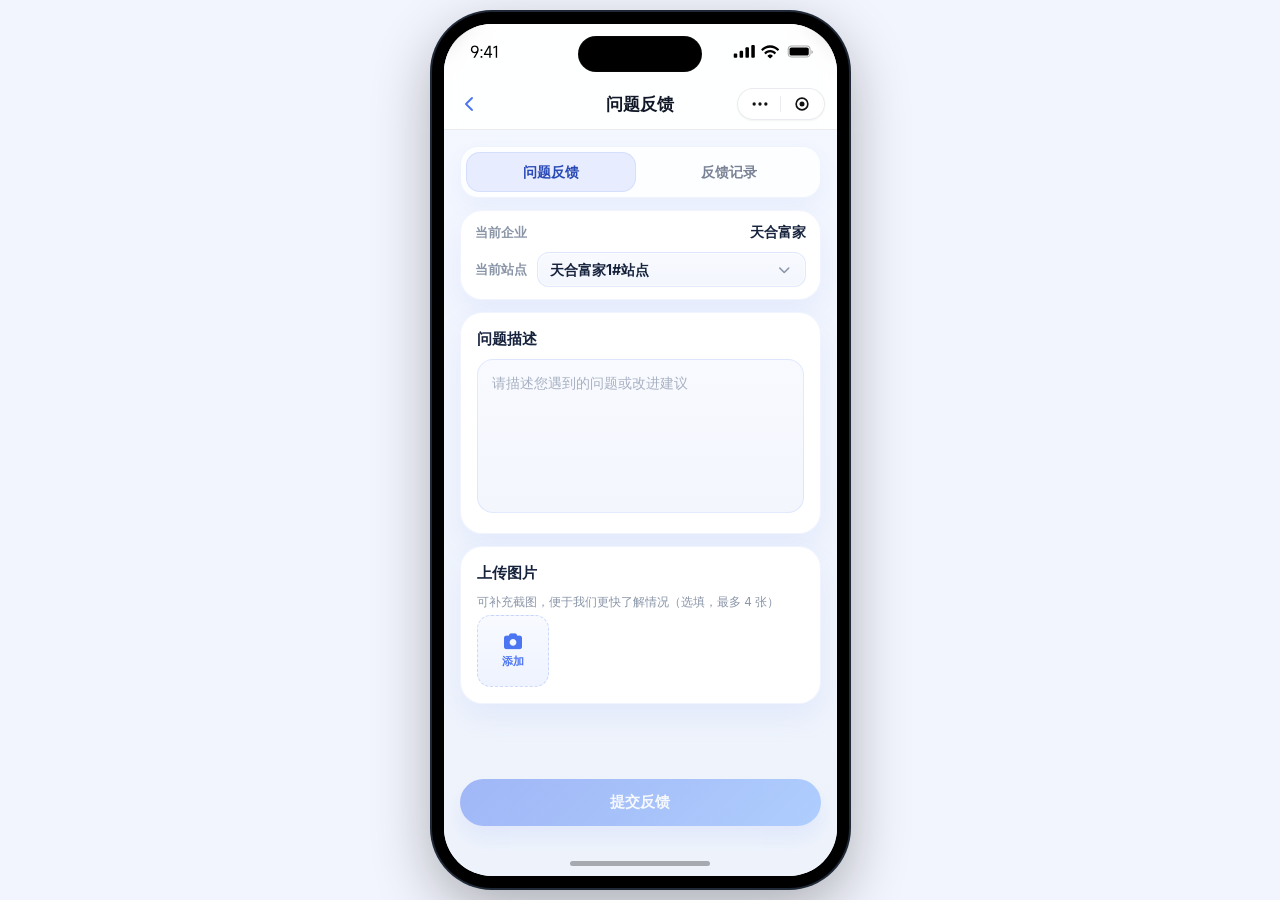
<file: app/function-feedback.html>
<!doctype html>
<html lang="zh-CN">
  <head>
    <meta charset="UTF-8" />
    <meta name="viewport" content="width=device-width, initial-scale=1.0" />
    <title>问题反馈 - 天工数智</title>
    <link rel="stylesheet" href="./vendor/fontawesome/css/all.min.css" />
    <link rel="stylesheet" href="./css/global.css" />
    <link rel="stylesheet" href="./css/function-feedback.css" />
  </head>
  <body>
    <div class="ios-frame-wrapper" role="img" aria-label="问题反馈页">
      <div class="ios-screen">
        <div class="top-header-shell">
          <div class="status-bar" role="img" aria-label="状态栏"></div>
          <div class="dynamic-island" aria-hidden="true"></div>
          <header class="title-bar" aria-label="页面标题">
            <a class="title-btn title-btn--back" href="./function.html" aria-label="返回功能页">
              <i class="fa-solid fa-chevron-left" aria-hidden="true"></i>
            </a>
            <h1 class="title-text">问题反馈</h1>
            <div class="mini-capsule" aria-label="微信小程序胶囊按钮">
              <img class="mini-left" src="./images/mini-capsule-menu.svg" alt="" aria-hidden="true" />
              <div class="mini-divider" aria-hidden="true"></div>
              <img class="mini-right" src="./images/mini-capsule-circle.svg" alt="" aria-hidden="true" />
            </div>
          </header>
        </div>

        <main class="screen-content feedback-screen">
          <section class="app-shell">
            <nav class="feedback-tabs" aria-label="问题反馈切换">
              <a class="feedback-tab active" href="./function-feedback.html" aria-current="page">问题反馈</a>
              <a class="feedback-tab" href="./function-feedback-history.html">反馈记录</a>
            </nav>

            <section class="feedback-context-card" aria-label="当前企业与站点">
              <div class="feedback-context-card__row">
                <div class="feedback-context-card__field">
                  <span class="feedback-context-card__label">当前企业</span>
                  <span class="feedback-context-card__value" id="feedbackEnterpriseName">天合富家</span>
                </div>
              </div>
              <div class="feedback-context-card__row">
                <label class="feedback-context-card__field">
                  <span class="feedback-context-card__label">当前站点</span>
                  <div class="feedback-select-wrap">
                    <select class="feedback-select" id="feedbackSiteSelect" aria-label="当前站点"></select>
                    <i class="fa-solid fa-chevron-down feedback-select__icon" aria-hidden="true"></i>
                  </div>
                </label>
              </div>
            </section>

            <form class="feedback-form" id="feedbackForm" novalidate>
              <section class="feedback-section" aria-labelledby="feedbackDescTitle">
                <div class="feedback-section__header">
                  <h2 id="feedbackDescTitle">问题描述</h2>
                </div>
                <label class="visually-hidden" for="feedbackDescription">问题描述</label>
                <div class="feedback-textarea-wrap">
                  <textarea
                    id="feedbackDescription"
                    class="feedback-textarea"
                    name="description"
                    rows="5"
                    maxlength="200"
                    placeholder="请描述您遇到的问题或改进建议"
                    aria-describedby="feedbackCharCount"
                  ></textarea>
                  <span class="feedback-char-count" id="feedbackCharCount" aria-live="polite" hidden>0/200</span>
                </div>
              </section>

              <section class="feedback-section" aria-labelledby="feedbackImageTitle">
                <div class="feedback-section__header">
                  <h2 id="feedbackImageTitle">上传图片</h2>
                </div>
                <p class="feedback-hint">可补充截图，便于我们更快了解情况（选填，最多 4 张）</p>
                <div class="feedback-uploader" id="feedbackUploader" role="group" aria-label="图片上传">
                  <input
                    type="file"
                    id="feedbackFileInput"
                    class="feedback-file-input"
                    accept="image/jpeg,image/png,image/gif,image/webp,image/bmp,image/heic,image/heif"
                    multiple
                    hidden
                  />
                </div>
              </section>

              <button class="feedback-submit" type="submit" id="feedbackSubmitBtn">提交反馈</button>
            </form>
          </section>
        </main>

        <div class="home-indicator" aria-hidden="true"></div>
        <div class="app-toast" id="appToast" role="status" aria-live="polite" aria-atomic="true" hidden></div>
      </div>
    </div>
    <script src="./js/feedback-store.js"></script>
    <script src="./js/function-feedback.js"></script>
  </body>
</html>
</file>
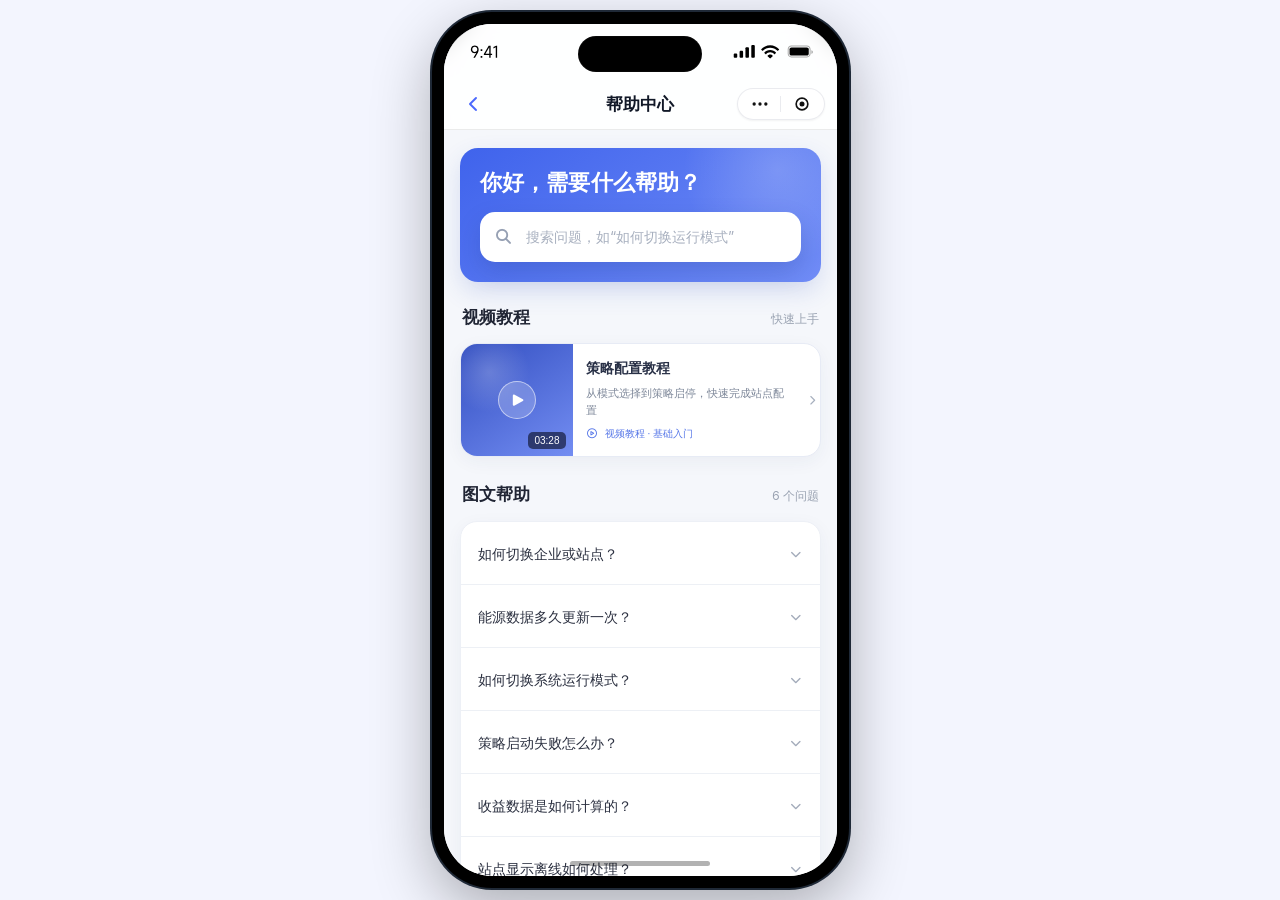
<file: app/function-help.html>
<!doctype html>
<html lang="zh-CN">
  <head>
    <meta charset="UTF-8" />
    <meta name="viewport" content="width=device-width, initial-scale=1.0" />
    <title>帮助中心 - 天工数智</title>
    <link rel="stylesheet" href="./vendor/fontawesome/css/all.min.css" />
    <link rel="stylesheet" href="./css/global.css" />
    <link rel="stylesheet" href="./css/function-help.css" />
  </head>
  <body>
    <div class="ios-frame-wrapper" role="img" aria-label="帮助中心页面">
      <div class="ios-screen">
        <div class="top-header-shell help-header-shell">
          <div class="status-bar" role="img" aria-label="状态栏"></div>
          <div class="dynamic-island" aria-hidden="true"></div>
          <header class="title-bar" aria-label="页面标题">
            <a class="title-btn title-btn--back" href="./function.html" aria-label="返回功能页"><i class="fa-solid fa-chevron-left" aria-hidden="true"></i></a>
            <h1 class="title-text">帮助中心</h1>
            <div class="mini-capsule" aria-label="微信小程序胶囊按钮">
              <img class="mini-left" src="./images/mini-capsule-menu.svg" alt="" aria-hidden="true" />
              <div class="mini-divider" aria-hidden="true"></div>
              <img class="mini-right" src="./images/mini-capsule-circle.svg" alt="" aria-hidden="true" />
            </div>
          </header>
        </div>

        <main class="screen-content help-screen">
          <section class="app-shell">
            <section class="help-hero" aria-label="帮助搜索">
              <p>你好，需要什么帮助？</p>
              <label class="help-search" for="helpSearch">
                <i class="fa-solid fa-magnifying-glass" aria-hidden="true"></i>
                <input id="helpSearch" type="search" placeholder="搜索问题，如“如何切换运行模式”" autocomplete="off" />
                <button type="button" id="helpSearchClear" aria-label="清空搜索" hidden><i class="fa-solid fa-circle-xmark"></i></button>
              </label>
            </section>

            <section class="help-section help-video-section" id="strategyVideoSection" data-keywords="视频 教程 策略配置 运行模式 参数设置 策略启停 基础入门" aria-labelledby="videoHelpTitle">
              <div class="help-section__heading">
                <h2 id="videoHelpTitle">视频教程</h2><span>快速上手</span>
              </div>
              <button class="help-video-card" type="button" id="strategyVideoTrigger" aria-haspopup="dialog">
                <span class="help-video-card__cover">
                  <span class="help-video-card__play"><i class="fa-solid fa-play" aria-hidden="true"></i></span>
                  <span class="help-video-card__duration">03:28</span>
                </span>
                <span class="help-video-card__content">
                  <b>策略配置教程</b>
                  <small>从模式选择到策略启停，快速完成站点配置</small>
                  <span class="help-video-card__meta"><i class="fa-regular fa-circle-play" aria-hidden="true"></i> 视频教程 · 基础入门</span>
                </span>
                <i class="fa-solid fa-chevron-right help-video-card__arrow" aria-hidden="true"></i>
              </button>
            </section>

            <section class="help-section help-faq-section" aria-labelledby="faqTitle">
              <div class="help-section__heading">
                <h2 id="faqTitle">图文帮助</h2><span id="helpResultCount">6 个问题</span>
              </div>
              <div class="help-faq-list" id="helpFaqList">
                <article class="help-faq" data-category="account" data-keywords="企业 切换 站点 选择">
                  <button class="help-faq__question" type="button" aria-expanded="false"><span>如何切换企业或站点？</span><i class="fa-solid fa-chevron-down"></i></button>
                  <div class="help-faq__answer" hidden>在「概览」或「功能」页面顶部点击当前企业名称，即可切换企业；点击站点名称可选择该企业下的其他站点。</div>
                </article>
                <article class="help-faq" data-category="energy" data-keywords="数据 更新 刷新 实时 延迟">
                  <button class="help-faq__question" type="button" aria-expanded="false"><span>能源数据多久更新一次？</span><i class="fa-solid fa-chevron-down"></i></button>
                  <div class="help-faq__answer" hidden>实时功率数据会按设备上报频率更新，统计电量与收益可能存在短暂延迟。如长时间未更新，请检查站点在线状态。</div>
                </article>
                <article class="help-faq" data-category="strategy" data-keywords="运行模式 策略 切换 启停">
                  <button class="help-faq__question" type="button" aria-expanded="false"><span>如何切换系统运行模式？</span><i class="fa-solid fa-chevron-down"></i></button>
                  <div class="help-faq__answer" hidden>进入「功能—运行模式」，选择目标模式并确认。切换前请留意当前设备状态及页面中的安全提示。</div>
                </article>
                <article class="help-faq" data-category="strategy" data-keywords="策略 失败 启动 告警">
                  <button class="help-faq__question" type="button" aria-expanded="false"><span>策略启动失败怎么办？</span><i class="fa-solid fa-chevron-down"></i></button>
                  <div class="help-faq__answer" hidden>请先确认站点在线、设备无严重告警且当前账号具备操作权限。仍无法启动时，可通过问题反馈上传提示截图。</div>
                </article>
                <article class="help-faq" data-category="energy" data-keywords="收益 计算 电价 光伏 储能">
                  <button class="help-faq__question" type="button" aria-expanded="false"><span>收益数据是如何计算的？</span><i class="fa-solid fa-chevron-down"></i></button>
                  <div class="help-faq__answer" hidden>收益根据站点电量、电价配置及运行策略综合计算，仅供经营分析参考，最终数据以结算账单为准。</div>
                </article>
                <article class="help-faq" data-category="account" data-keywords="离线 站点 设备 网络">
                  <button class="help-faq__question" type="button" aria-expanded="false"><span>站点显示离线如何处理？</span><i class="fa-solid fa-chevron-down"></i></button>
                  <div class="help-faq__answer" hidden>请检查现场网络、网关和设备供电情况。恢复后通常会自动上线；若持续离线，请联系运维人员处理。</div>
                </article>
              </div>
              <div class="help-empty" id="helpEmpty" hidden><i class="fa-regular fa-face-frown"></i><h3>未找到相关问题</h3><p>换个关键词试试，或向我们提交反馈</p></div>
            </section>

            <section class="help-contact" aria-label="联系支持">
              <div class="help-contact__icon"><i class="fa-solid fa-headset"></i></div>
              <div><h2>问题还没解决？</h2><p>提交问题，我们会尽快为你处理</p></div>
              <a href="./function-feedback.html">问题反馈<i class="fa-solid fa-chevron-right"></i></a>
            </section>
          </section>
        </main>

        <div class="help-video-overlay" id="strategyVideoOverlay" aria-hidden="true">
          <button class="help-video-backdrop" type="button" aria-label="关闭视频教程"></button>
          <section class="help-video-sheet" role="dialog" aria-modal="true" aria-labelledby="strategyVideoTitle">
            <div class="help-video-sheet__header">
              <div><span>视频教程</span><h2 id="strategyVideoTitle">策略配置教程</h2></div>
              <button type="button" class="help-video-close" aria-label="关闭"><i class="fa-solid fa-xmark"></i></button>
            </div>
            <div class="help-video-player" role="img" aria-label="策略配置教程视频占位区域">
              <div class="help-video-player__visual"><i class="fa-solid fa-sliders" aria-hidden="true"></i></div>
              <button type="button" class="help-video-player__play" aria-label="播放策略配置教程"><i class="fa-solid fa-play"></i></button>
              <span class="help-video-player__hint">演示视频待接入</span>
            </div>
            <div class="help-video-sheet__body">
              <h3>本节内容</h3>
              <ol><li>选择目标企业与站点</li><li>设置运行模式和策略参数</li><li>确认配置并启动策略</li></ol>
              <p>接入正式视频后，可直接在此区域播放，不影响现有图文帮助内容。</p>
            </div>
          </section>
        </div>

        <div class="home-indicator" aria-hidden="true"></div>
      </div>
    </div>
    <script src="./js/function-help.js"></script>
  </body>
</html>
</file>
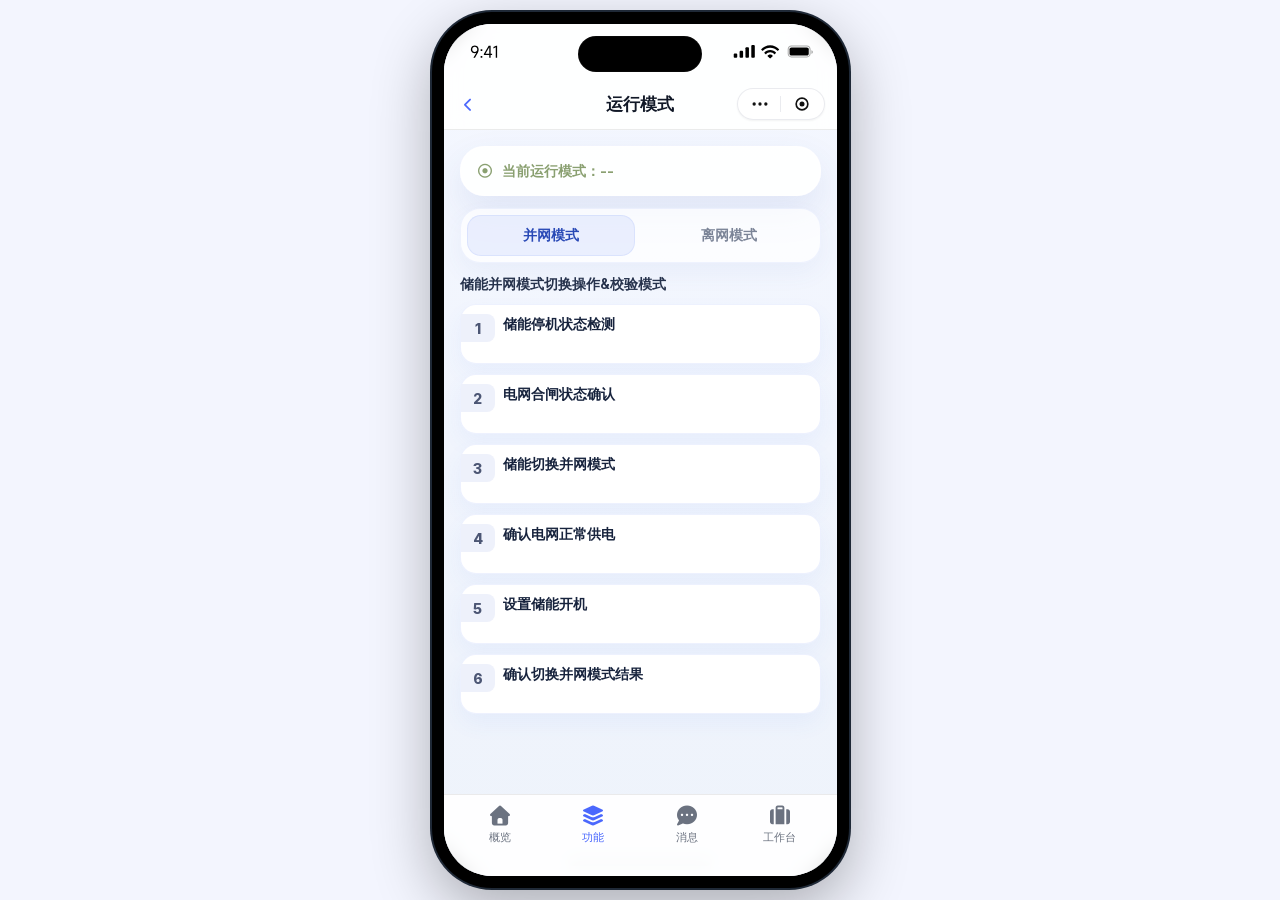
<file: app/function-mode.html>
<!doctype html>
<html lang="zh-CN">
  <head>
    <meta charset="UTF-8" />
    <meta name="viewport" content="width=device-width, initial-scale=1.0" />
    <title>运行模式 - 天工数智</title>
    <link rel="stylesheet" href="./vendor/fontawesome/css/all.min.css" />
    <link rel="stylesheet" href="./vendor/vant/index.css" />
    <link rel="stylesheet" href="./css/global.css" />
    <link rel="stylesheet" href="./css/function-mode.css" />
  </head>
  <body>
    <div class="ios-frame-wrapper" role="img" aria-label="运行模式管理页面">
      <div class="ios-screen">
        <div class="top-header-shell">
          <div class="status-bar" role="img" aria-label="状态栏"></div>
          <div class="dynamic-island" aria-hidden="true"></div>
          <header class="title-bar" aria-label="页面标题">
            <a class="title-btn title-btn--back" href="./function.html" aria-label="返回功能页">
              <i class="fa-solid fa-chevron-left" aria-hidden="true"></i>
            </a>
            <h1 class="title-text">运行模式</h1>
            <div class="mini-capsule" aria-label="微信小程序胶囊按钮">
              <img class="mini-left" src="./images/mini-capsule-menu.svg" alt="" aria-hidden="true" />
              <div class="mini-divider" aria-hidden="true"></div>
              <img class="mini-right" src="./images/mini-capsule-circle.svg" alt="" aria-hidden="true" />
            </div>
          </header>
        </div>

        <main class="screen-content mode-screen">
          <section class="app-shell mode-shell">
            <section class="mode-status-card">
              <i class="fa-regular fa-circle-dot" aria-hidden="true"></i>
              <span>当前运行模式：--</span>
            </section>

            <section class="mode-switcher" role="tablist" aria-label="运行模式切换">
              <button class="mode-switcher__tab is-active" type="button" role="tab" aria-selected="true" data-mode-tab="grid">并网模式</button>
              <button class="mode-switcher__tab" type="button" role="tab" aria-selected="false" data-mode-tab="off-grid">离网模式</button>
            </section>

            <section data-mode-panel="grid">
              <div class="mode-intro">储能并网模式切换操作&amp;校验模式</div>
              <div class="mode-steps" aria-label="并网模式步骤列表">
                <article class="mode-step"><span class="mode-step__index">1</span><h2>储能停机状态检测</h2></article>
                <article class="mode-step"><span class="mode-step__index">2</span><h2>电网合闸状态确认</h2></article>
                <article class="mode-step"><span class="mode-step__index">3</span><h2>储能切换并网模式</h2></article>
                <article class="mode-step"><span class="mode-step__index">4</span><h2>确认电网正常供电</h2></article>
                <article class="mode-step"><span class="mode-step__index">5</span><h2>设置储能开机</h2></article>
                <article class="mode-step"><span class="mode-step__index">6</span><h2>确认切换并网模式结果</h2></article>
              </div>
            </section>

            <section data-mode-panel="off-grid" hidden>
              <div class="mode-intro">储能离网模式切换操作&amp;校验模式</div>
              <div class="mode-steps" aria-label="离网模式步骤列表">
                <article class="mode-step"><span class="mode-step__index">1</span><h2>储能停机状态检测</h2></article>
                <article class="mode-step"><span class="mode-step__index">2</span><h2>储能SOC是否满足离网要求</h2></article>
                <article class="mode-step"><span class="mode-step__index">3</span><h2>储能最低功率是否满足离网要求</h2></article>
                <article class="mode-step"><span class="mode-step__index">4</span><h2>储能切换离网模式</h2></article>
                <article class="mode-step"><span class="mode-step__index">5</span><h2>电网断电状态确认</h2></article>
                <article class="mode-step"><span class="mode-step__index">6</span><h2>设置储能开机</h2></article>
                <article class="mode-step"><span class="mode-step__index">7</span><h2>确认切换离网模式结果</h2></article>
              </div>
            </section>
          </section>
        </main>

        <nav class="tab-bar" aria-label="底部标签栏">
          <a class="tab-item" href="./index.html">
            <span class="tab-icon" aria-hidden="true"><i class="fa-solid fa-house"></i></span>
            <span>概览</span>
          </a>
          <a class="tab-item active" href="./function.html" aria-current="page">
            <span class="tab-icon" aria-hidden="true"><i class="fa-solid fa-layer-group"></i></span>
            <span>功能</span>
          </a>
          <a class="tab-item" href="./message.html">
            <span class="tab-icon" aria-hidden="true"><i class="fa-solid fa-comment-dots"></i></span>
            <span>消息</span>
          </a>
          <a class="tab-item" href="./workbench.html">
            <span class="tab-icon" aria-hidden="true"><i class="fa-solid fa-suitcase"></i></span>
            <span>工作台</span>
          </a>
        </nav>

        <div class="home-indicator" aria-hidden="true"></div>
      </div>
    </div>
    <script src="./vendor/vant/vant.min.js"></script>
    <script src="./js/function-mode.js"></script>
  </body>
</html>
</file>
<file: app/vendor/vant/index.css>
:root,:host{--van-black: #000;--van-white: #fff;--van-gray-1: #f7f8fa;--van-gray-2: #f2f3f5;--van-gray-3: #ebedf0;--van-gray-4: #dcdee0;--van-gray-5: #c8c9cc;--van-gray-6: #969799;--van-gray-7: #646566;--van-gray-8: #323233;--van-red: #ee0a24;--van-blue: #1989fa;--van-orange: #ff976a;--van-orange-dark: #ed6a0c;--van-orange-light: #fffbe8;--van-green: #07c160;--van-gradient-red: linear-gradient(to right, #ff6034, #ee0a24);--van-gradient-orange: linear-gradient(to right, #ffd01e, #ff8917);--van-primary-color: var(--van-blue);--van-success-color: var(--van-green);--van-danger-color: var(--van-red);--van-warning-color: var(--van-orange);--van-text-color: var(--van-gray-8);--van-text-color-2: var(--van-gray-6);--van-text-color-3: var(--van-gray-5);--van-active-color: var(--van-gray-2);--van-active-opacity: .6;--van-disabled-opacity: .5;--van-background: var(--van-gray-1);--van-background-2: var(--van-white);--van-background-3: var(--van-white);--van-padding-base: 4px;--van-padding-xs: 8px;--van-padding-sm: 12px;--van-padding-md: 16px;--van-padding-lg: 24px;--van-padding-xl: 32px;--van-font-bold: 600;--van-font-size-xs: 10px;--van-font-size-sm: 12px;--van-font-size-md: 14px;--van-font-size-lg: 16px;--van-line-height-xs: 14px;--van-line-height-sm: 18px;--van-line-height-md: 20px;--van-line-height-lg: 22px;--van-base-font: -apple-system, BlinkMacSystemFont, "Helvetica Neue", Helvetica, Segoe UI, Arial, Roboto, "PingFang SC", "miui", "Hiragino Sans GB", "Microsoft Yahei", sans-serif;--van-price-font: avenir-heavy, "PingFang SC", helvetica neue, arial, sans-serif;--van-duration-base: .3s;--van-duration-fast: .2s;--van-ease-out: ease-out;--van-ease-in: ease-in;--van-border-color: var(--van-gray-3);--van-border-width: 1px;--van-radius-sm: 2px;--van-radius-md: 4px;--van-radius-lg: 8px;--van-radius-max: 999px}.van-theme-dark{--van-text-color: #f5f5f5;--van-text-color-2: #707070;--van-text-color-3: #4d4d4d;--van-border-color: #3a3a3c;--van-active-color: #3a3a3c;--van-background: #000;--van-background-2: #1c1c1e;--van-background-3: #37363b}html{-webkit-tap-highlight-color:transparent}body{margin:0;font-family:var(--van-base-font)}a{text-decoration:none}input,button,textarea{color:inherit;font:inherit}a:focus,input:focus,button:focus,textarea:focus,[class*=van-]:focus{outline:none}ol,ul{margin:0;padding:0;list-style:none}@keyframes van-slide-up-enter{0%{transform:translate3d(0,100%,0)}}@keyframes van-slide-up-leave{to{transform:translate3d(0,100%,0)}}@keyframes van-slide-down-enter{0%{transform:translate3d(0,-100%,0)}}@keyframes van-slide-down-leave{to{transform:translate3d(0,-100%,0)}}@keyframes van-slide-left-enter{0%{transform:translate3d(-100%,0,0)}}@keyframes van-slide-left-leave{to{transform:translate3d(-100%,0,0)}}@keyframes van-slide-right-enter{0%{transform:translate3d(100%,0,0)}}@keyframes van-slide-right-leave{to{transform:translate3d(100%,0,0)}}@keyframes van-fade-in{0%{opacity:0}to{opacity:1}}@keyframes van-fade-out{0%{opacity:1}to{opacity:0}}@keyframes van-rotate{0%{transform:rotate(0)}to{transform:rotate(360deg)}}.van-fade-enter-active{animation:var(--van-duration-base) van-fade-in both var(--van-ease-out)}.van-fade-leave-active{animation:var(--van-duration-base) van-fade-out both var(--van-ease-in)}.van-slide-up-enter-active{animation:van-slide-up-enter var(--van-duration-base) both var(--van-ease-out)}.van-slide-up-leave-active{animation:van-slide-up-leave var(--van-duration-base) both var(--van-ease-in)}.van-slide-down-enter-active{animation:van-slide-down-enter var(--van-duration-base) both var(--van-ease-out)}.van-slide-down-leave-active{animation:van-slide-down-leave var(--van-duration-base) both var(--van-ease-in)}.van-slide-left-enter-active{animation:van-slide-left-enter var(--van-duration-base) both var(--van-ease-out)}.van-slide-left-leave-active{animation:van-slide-left-leave var(--van-duration-base) both var(--van-ease-in)}.van-slide-right-enter-active{animation:van-slide-right-enter var(--van-duration-base) both var(--van-ease-out)}.van-slide-right-leave-active{animation:van-slide-right-leave var(--van-duration-base) both var(--van-ease-in)}.van-clearfix:after{display:table;clear:both;content:""}.van-ellipsis{overflow:hidden;white-space:nowrap;text-overflow:ellipsis}.van-multi-ellipsis--l2{display:-webkit-box;overflow:hidden;text-overflow:ellipsis;-webkit-line-clamp:2;line-break:anywhere;-webkit-box-orient:vertical}.van-multi-ellipsis--l3{display:-webkit-box;overflow:hidden;text-overflow:ellipsis;-webkit-line-clamp:3;line-break:anywhere;-webkit-box-orient:vertical}.van-safe-area-top{padding-top:constant(safe-area-inset-top);padding-top:env(safe-area-inset-top)}.van-safe-area-bottom{padding-bottom:constant(safe-area-inset-bottom);padding-bottom:env(safe-area-inset-bottom)}.van-haptics-feedback{cursor:pointer}.van-haptics-feedback:active{opacity:var(--van-active-opacity)}[class*=van-hairline]:after{position:absolute;box-sizing:border-box;content:" ";pointer-events:none;top:-50%;right:-50%;bottom:-50%;left:-50%;border:0 solid var(--van-border-color);transform:scale(.5)}.van-hairline,.van-hairline--top,.van-hairline--left,.van-hairline--right,.van-hairline--bottom,.van-hairline--surround,.van-hairline--top-bottom{position:relative}.van-hairline--top:after{border-top-width:var(--van-border-width)}.van-hairline--left:after{border-left-width:var(--van-border-width)}.van-hairline--right:after{border-right-width:var(--van-border-width)}.van-hairline--bottom:after{border-bottom-width:var(--van-border-width)}.van-hairline--top-bottom:after,.van-hairline-unset--top-bottom:after{border-width:var(--van-border-width) 0}.van-hairline--surround:after{border-width:var(--van-border-width)}:root,:host{--van-action-bar-background: var(--van-background-2);--van-action-bar-height: 50px}.van-action-bar{position:fixed;right:0;bottom:0;left:0;display:flex;align-items:center;box-sizing:content-box;height:var(--van-action-bar-height);background:var(--van-action-bar-background)}:root,:host{--van-badge-size: 16px;--van-badge-color: var(--van-white);--van-badge-padding: 0 3px;--van-badge-font-size: var(--van-font-size-sm);--van-badge-font-weight: var(--van-font-bold);--van-badge-border-width: var(--van-border-width);--van-badge-background: var(--van-danger-color);--van-badge-dot-color: var(--van-danger-color);--van-badge-dot-size: 8px;--van-badge-font: -apple-system-font, helvetica neue, arial, sans-serif}.van-badge{display:inline-block;box-sizing:border-box;min-width:var(--van-badge-size);padding:var(--van-badge-padding);color:var(--van-badge-color);font-weight:var(--van-badge-font-weight);font-size:var(--van-badge-font-size);font-family:var(--van-badge-font);line-height:1.2;text-align:center;background:var(--van-badge-background);border:var(--van-badge-border-width) solid var(--van-background-2);border-radius:var(--van-radius-max)}.van-badge--fixed{position:absolute;transform-origin:100%}.van-badge--top-left{top:0;left:0;transform:translate(-50%,-50%)}.van-badge--top-right{top:0;right:0;transform:translate(50%,-50%)}.van-badge--bottom-left{bottom:0;left:0;transform:translate(-50%,50%)}.van-badge--bottom-right{bottom:0;right:0;transform:translate(50%,50%)}.van-badge--dot{width:var(--van-badge-dot-size);min-width:0;height:var(--van-badge-dot-size);background:var(--van-badge-dot-color);border-radius:100%;border:none;padding:0}.van-badge__wrapper{position:relative;display:inline-block}.van-icon{position:relative;display:inline-block;font: 14px/1 vant-icon;font:normal normal normal 14px/1 var(--van-icon-font-family, "vant-icon");font-size:inherit;text-rendering:auto;-webkit-font-smoothing:antialiased}.van-icon:before{display:inline-block}.van-icon-arrow-double-left:before{content:"\e653"}.van-icon-arrow-double-right:before{content:"\e654"}.van-icon-contact:before{content:"\e753"}.van-icon-notes:before{content:"\e63c"}.van-icon-records:before{content:"\e63d"}.van-icon-cash-back-record:before{content:"\e63e"}.van-icon-newspaper:before{content:"\e63f"}.van-icon-discount:before{content:"\e640"}.van-icon-completed:before{content:"\e641"}.van-icon-user:before{content:"\e642"}.van-icon-description:before{content:"\e643"}.van-icon-list-switch:before{content:"\e6ad"}.van-icon-list-switching:before{content:"\e65a"}.van-icon-link-o:before{content:"\e751"}.van-icon-miniprogram-o:before{content:"\e752"}.van-icon-qq:before{content:"\e74e"}.van-icon-wechat-moments:before{content:"\e74f"}.van-icon-weibo:before{content:"\e750"}.van-icon-cash-o:before{content:"\e74d"}.van-icon-guide-o:before{content:"\e74c"}.van-icon-invitation:before{content:"\e6d6"}.van-icon-shield-o:before{content:"\e74b"}.van-icon-exchange:before{content:"\e6af"}.van-icon-eye:before{content:"\e6b0"}.van-icon-enlarge:before{content:"\e6b1"}.van-icon-expand-o:before{content:"\e6b2"}.van-icon-eye-o:before{content:"\e6b3"}.van-icon-expand:before{content:"\e6b4"}.van-icon-filter-o:before{content:"\e6b5"}.van-icon-fire:before{content:"\e6b6"}.van-icon-fail:before{content:"\e6b7"}.van-icon-failure:before{content:"\e6b8"}.van-icon-fire-o:before{content:"\e6b9"}.van-icon-flag-o:before{content:"\e6ba"}.van-icon-font:before{content:"\e6bb"}.van-icon-font-o:before{content:"\e6bc"}.van-icon-gem-o:before{content:"\e6bd"}.van-icon-flower-o:before{content:"\e6be"}.van-icon-gem:before{content:"\e6bf"}.van-icon-gift-card:before{content:"\e6c0"}.van-icon-friends:before{content:"\e6c1"}.van-icon-friends-o:before{content:"\e6c2"}.van-icon-gold-coin:before{content:"\e6c3"}.van-icon-gold-coin-o:before{content:"\e6c4"}.van-icon-good-job-o:before{content:"\e6c5"}.van-icon-gift:before{content:"\e6c6"}.van-icon-gift-o:before{content:"\e6c7"}.van-icon-gift-card-o:before{content:"\e6c8"}.van-icon-good-job:before{content:"\e6c9"}.van-icon-home-o:before{content:"\e6ca"}.van-icon-goods-collect:before{content:"\e6cb"}.van-icon-graphic:before{content:"\e6cc"}.van-icon-goods-collect-o:before{content:"\e6cd"}.van-icon-hot-o:before{content:"\e6ce"}.van-icon-info:before{content:"\e6cf"}.van-icon-hotel-o:before{content:"\e6d0"}.van-icon-info-o:before{content:"\e6d1"}.van-icon-hot-sale-o:before{content:"\e6d2"}.van-icon-hot:before{content:"\e6d3"}.van-icon-like:before{content:"\e6d4"}.van-icon-idcard:before{content:"\e6d5"}.van-icon-like-o:before{content:"\e6d7"}.van-icon-hot-sale:before{content:"\e6d8"}.van-icon-location-o:before{content:"\e6d9"}.van-icon-location:before{content:"\e6da"}.van-icon-label:before{content:"\e6db"}.van-icon-lock:before{content:"\e6dc"}.van-icon-label-o:before{content:"\e6dd"}.van-icon-map-marked:before{content:"\e6de"}.van-icon-logistics:before{content:"\e6df"}.van-icon-manager:before{content:"\e6e0"}.van-icon-more:before{content:"\e6e1"}.van-icon-live:before{content:"\e6e2"}.van-icon-manager-o:before{content:"\e6e3"}.van-icon-medal:before{content:"\e6e4"}.van-icon-more-o:before{content:"\e6e5"}.van-icon-music-o:before{content:"\e6e6"}.van-icon-music:before{content:"\e6e7"}.van-icon-new-arrival-o:before{content:"\e6e8"}.van-icon-medal-o:before{content:"\e6e9"}.van-icon-new-o:before{content:"\e6ea"}.van-icon-free-postage:before{content:"\e6eb"}.van-icon-newspaper-o:before{content:"\e6ec"}.van-icon-new-arrival:before{content:"\e6ed"}.van-icon-minus:before{content:"\e6ee"}.van-icon-orders-o:before{content:"\e6ef"}.van-icon-new:before{content:"\e6f0"}.van-icon-paid:before{content:"\e6f1"}.van-icon-notes-o:before{content:"\e6f2"}.van-icon-other-pay:before{content:"\e6f3"}.van-icon-pause-circle:before{content:"\e6f4"}.van-icon-pause:before{content:"\e6f5"}.van-icon-pause-circle-o:before{content:"\e6f6"}.van-icon-peer-pay:before{content:"\e6f7"}.van-icon-pending-payment:before{content:"\e6f8"}.van-icon-passed:before{content:"\e6f9"}.van-icon-plus:before{content:"\e6fa"}.van-icon-phone-circle-o:before{content:"\e6fb"}.van-icon-phone-o:before{content:"\e6fc"}.van-icon-printer:before{content:"\e6fd"}.van-icon-photo-fail:before{content:"\e6fe"}.van-icon-phone:before{content:"\e6ff"}.van-icon-photo-o:before{content:"\e700"}.van-icon-play-circle:before{content:"\e701"}.van-icon-play:before{content:"\e702"}.van-icon-phone-circle:before{content:"\e703"}.van-icon-point-gift-o:before{content:"\e704"}.van-icon-point-gift:before{content:"\e705"}.van-icon-play-circle-o:before{content:"\e706"}.van-icon-shrink:before{content:"\e707"}.van-icon-photo:before{content:"\e708"}.van-icon-qr:before{content:"\e709"}.van-icon-qr-invalid:before{content:"\e70a"}.van-icon-question-o:before{content:"\e70b"}.van-icon-revoke:before{content:"\e70c"}.van-icon-replay:before{content:"\e70d"}.van-icon-service:before{content:"\e70e"}.van-icon-question:before{content:"\e70f"}.van-icon-search:before{content:"\e710"}.van-icon-refund-o:before{content:"\e711"}.van-icon-service-o:before{content:"\e712"}.van-icon-scan:before{content:"\e713"}.van-icon-share:before{content:"\e714"}.van-icon-send-gift-o:before{content:"\e715"}.van-icon-share-o:before{content:"\e716"}.van-icon-setting:before{content:"\e717"}.van-icon-points:before{content:"\e718"}.van-icon-photograph:before{content:"\e719"}.van-icon-shop:before{content:"\e71a"}.van-icon-shop-o:before{content:"\e71b"}.van-icon-shop-collect-o:before{content:"\e71c"}.van-icon-shop-collect:before{content:"\e71d"}.van-icon-smile:before{content:"\e71e"}.van-icon-shopping-cart-o:before{content:"\e71f"}.van-icon-sign:before{content:"\e720"}.van-icon-sort:before{content:"\e721"}.van-icon-star-o:before{content:"\e722"}.van-icon-smile-comment-o:before{content:"\e723"}.van-icon-stop:before{content:"\e724"}.van-icon-stop-circle-o:before{content:"\e725"}.van-icon-smile-o:before{content:"\e726"}.van-icon-star:before{content:"\e727"}.van-icon-success:before{content:"\e728"}.van-icon-stop-circle:before{content:"\e729"}.van-icon-records-o:before{content:"\e72a"}.van-icon-shopping-cart:before{content:"\e72b"}.van-icon-tosend:before{content:"\e72c"}.van-icon-todo-list:before{content:"\e72d"}.van-icon-thumb-circle-o:before{content:"\e72e"}.van-icon-thumb-circle:before{content:"\e72f"}.van-icon-umbrella-circle:before{content:"\e730"}.van-icon-underway:before{content:"\e731"}.van-icon-upgrade:before{content:"\e732"}.van-icon-todo-list-o:before{content:"\e733"}.van-icon-tv-o:before{content:"\e734"}.van-icon-underway-o:before{content:"\e735"}.van-icon-user-o:before{content:"\e736"}.van-icon-vip-card-o:before{content:"\e737"}.van-icon-vip-card:before{content:"\e738"}.van-icon-send-gift:before{content:"\e739"}.van-icon-wap-home:before{content:"\e73a"}.van-icon-wap-nav:before{content:"\e73b"}.van-icon-volume-o:before{content:"\e73c"}.van-icon-video:before{content:"\e73d"}.van-icon-wap-home-o:before{content:"\e73e"}.van-icon-volume:before{content:"\e73f"}.van-icon-warning:before{content:"\e740"}.van-icon-weapp-nav:before{content:"\e741"}.van-icon-wechat-pay:before{content:"\e742"}.van-icon-warning-o:before{content:"\e743"}.van-icon-wechat:before{content:"\e744"}.van-icon-setting-o:before{content:"\e745"}.van-icon-youzan-shield:before{content:"\e746"}.van-icon-warn-o:before{content:"\e747"}.van-icon-smile-comment:before{content:"\e748"}.van-icon-user-circle-o:before{content:"\e749"}.van-icon-video-o:before{content:"\e74a"}.van-icon-add-square:before{content:"\e65c"}.van-icon-add:before{content:"\e65d"}.van-icon-arrow-down:before{content:"\e65e"}.van-icon-arrow-up:before{content:"\e65f"}.van-icon-arrow:before{content:"\e660"}.van-icon-after-sale:before{content:"\e661"}.van-icon-add-o:before{content:"\e662"}.van-icon-alipay:before{content:"\e663"}.van-icon-ascending:before{content:"\e664"}.van-icon-apps-o:before{content:"\e665"}.van-icon-aim:before{content:"\e666"}.van-icon-award:before{content:"\e667"}.van-icon-arrow-left:before{content:"\e668"}.van-icon-award-o:before{content:"\e669"}.van-icon-audio:before{content:"\e66a"}.van-icon-bag-o:before{content:"\e66b"}.van-icon-balance-list:before{content:"\e66c"}.van-icon-back-top:before{content:"\e66d"}.van-icon-bag:before{content:"\e66e"}.van-icon-balance-pay:before{content:"\e66f"}.van-icon-balance-o:before{content:"\e670"}.van-icon-bar-chart-o:before{content:"\e671"}.van-icon-bars:before{content:"\e672"}.van-icon-balance-list-o:before{content:"\e673"}.van-icon-birthday-cake-o:before{content:"\e674"}.van-icon-bookmark:before{content:"\e675"}.van-icon-bill:before{content:"\e676"}.van-icon-bell:before{content:"\e677"}.van-icon-browsing-history-o:before{content:"\e678"}.van-icon-browsing-history:before{content:"\e679"}.van-icon-bookmark-o:before{content:"\e67a"}.van-icon-bulb-o:before{content:"\e67b"}.van-icon-bullhorn-o:before{content:"\e67c"}.van-icon-bill-o:before{content:"\e67d"}.van-icon-calendar-o:before{content:"\e67e"}.van-icon-brush-o:before{content:"\e67f"}.van-icon-card:before{content:"\e680"}.van-icon-cart-o:before{content:"\e681"}.van-icon-cart-circle:before{content:"\e682"}.van-icon-cart-circle-o:before{content:"\e683"}.van-icon-cart:before{content:"\e684"}.van-icon-cash-on-deliver:before{content:"\e685"}.van-icon-cash-back-record-o:before{content:"\e686"}.van-icon-cashier-o:before{content:"\e687"}.van-icon-chart-trending-o:before{content:"\e688"}.van-icon-certificate:before{content:"\e689"}.van-icon-chat:before{content:"\e68a"}.van-icon-clear:before{content:"\e68b"}.van-icon-chat-o:before{content:"\e68c"}.van-icon-checked:before{content:"\e68d"}.van-icon-clock:before{content:"\e68e"}.van-icon-clock-o:before{content:"\e68f"}.van-icon-close:before{content:"\e690"}.van-icon-closed-eye:before{content:"\e691"}.van-icon-circle:before{content:"\e692"}.van-icon-cluster-o:before{content:"\e693"}.van-icon-column:before{content:"\e694"}.van-icon-comment-circle-o:before{content:"\e695"}.van-icon-cluster:before{content:"\e696"}.van-icon-comment:before{content:"\e697"}.van-icon-comment-o:before{content:"\e698"}.van-icon-comment-circle:before{content:"\e699"}.van-icon-completed-o:before{content:"\e69a"}.van-icon-credit-pay:before{content:"\e69b"}.van-icon-coupon:before{content:"\e69c"}.van-icon-debit-pay:before{content:"\e69d"}.van-icon-coupon-o:before{content:"\e69e"}.van-icon-contact-o:before{content:"\e69f"}.van-icon-descending:before{content:"\e6a0"}.van-icon-desktop-o:before{content:"\e6a1"}.van-icon-diamond-o:before{content:"\e6a2"}.van-icon-description-o:before{content:"\e6a3"}.van-icon-delete:before{content:"\e6a4"}.van-icon-diamond:before{content:"\e6a5"}.van-icon-delete-o:before{content:"\e6a6"}.van-icon-cross:before{content:"\e6a7"}.van-icon-edit:before{content:"\e6a8"}.van-icon-ellipsis:before{content:"\e6a9"}.van-icon-down:before{content:"\e6aa"}.van-icon-discount-o:before{content:"\e6ab"}.van-icon-ecard-pay:before{content:"\e6ac"}.van-icon-envelop-o:before{content:"\e6ae"}@font-face{font-weight:400;font-family:vant-icon;font-style:normal;font-display:auto;src:url([data-uri]) format("woff2"),url(//at.alicdn.com/t/c/font_2553510_ciljc7axaw7.woff?t=1705587463221) format("woff")}.van-icon__image{display:block;width:1em;height:1em;object-fit:contain}:root,:host{--van-skeleton-image-size: 96px;--van-skeleton-image-radius: 24px}.van-skeleton-image{display:flex;width:var(--van-skeleton-image-size);height:var(--van-skeleton-image-size);align-items:center;justify-content:center;background:var(--van-active-color)}.van-skeleton-image--round{border-radius:var(--van-skeleton-image-radius)}.van-skeleton-image__icon{width:calc(var(--van-skeleton-image-size) / 2);height:calc(var(--van-skeleton-image-size) / 2);font-size:calc(var(--van-skeleton-image-size) / 2);color:var(--van-gray-5)}:root,:host{--van-rate-icon-size: 20px;--van-rate-icon-gutter: var(--van-padding-base);--van-rate-icon-void-color: var(--van-gray-5);--van-rate-icon-full-color: var(--van-danger-color);--van-rate-icon-disabled-color: var(--van-gray-5)}.van-rate{display:inline-flex;cursor:pointer;-webkit-user-select:none;user-select:none;flex-wrap:wrap}.van-rate__item{position:relative}.van-rate__item:not(:last-child){padding-right:var(--van-rate-icon-gutter)}.van-rate__icon{display:block;width:1em;color:var(--van-rate-icon-void-color);font-size:var(--van-rate-icon-size)}.van-rate__icon--half{position:absolute;top:0;left:0;overflow:hidden;pointer-events:none}.van-rate__icon--full{color:var(--van-rate-icon-full-color)}.van-rate__icon--disabled{color:var(--van-rate-icon-disabled-color)}.van-rate--disabled{cursor:not-allowed}.van-rate--readonly{cursor:default}:root,:host{--van-notice-bar-height: 40px;--van-notice-bar-padding: 0 var(--van-padding-md);--van-notice-bar-wrapable-padding: var(--van-padding-xs) var(--van-padding-md);--van-notice-bar-text-color: var(--van-orange-dark);--van-notice-bar-font-size: var(--van-font-size-md);--van-notice-bar-line-height: 24px;--van-notice-bar-background: var(--van-orange-light);--van-notice-bar-icon-size: 16px;--van-notice-bar-icon-min-width: 24px}.van-notice-bar{position:relative;display:flex;align-items:center;height:var(--van-notice-bar-height);padding:var(--van-notice-bar-padding);color:var(--van-notice-bar-text-color);font-size:var(--van-notice-bar-font-size);line-height:var(--van-notice-bar-line-height);background:var(--van-notice-bar-background)}.van-notice-bar__left-icon,.van-notice-bar__right-icon{min-width:var(--van-notice-bar-icon-min-width);font-size:var(--van-notice-bar-icon-size)}.van-notice-bar__right-icon{text-align:right;cursor:pointer}.van-notice-bar__wrap{position:relative;display:flex;flex:1;align-items:center;height:100%;overflow:hidden}.van-notice-bar__content{position:absolute;white-space:nowrap;transition-timing-function:linear}.van-notice-bar__content.van-ellipsis{max-width:100%}.van-notice-bar--wrapable{height:auto;padding:var(--van-notice-bar-wrapable-padding)}.van-notice-bar--wrapable .van-notice-bar__wrap{height:auto}.van-notice-bar--wrapable .van-notice-bar__content{position:relative;white-space:normal;word-wrap:break-word}:root,:host{--van-nav-bar-height: 46px;--van-nav-bar-background: var(--van-background-2);--van-nav-bar-arrow-size: 16px;--van-nav-bar-icon-color: var(--van-primary-color);--van-nav-bar-text-color: var(--van-primary-color);--van-nav-bar-title-font-size: var(--van-font-size-lg);--van-nav-bar-title-text-color: var(--van-text-color);--van-nav-bar-z-index: 1;--van-nav-bar-disabled-opacity: var(--van-disabled-opacity)}.van-nav-bar{position:relative;z-index:var(--van-nav-bar-z-index);line-height:var(--van-line-height-lg);text-align:center;background:var(--van-nav-bar-background);-webkit-user-select:none;user-select:none}.van-nav-bar--fixed{position:fixed;top:0;left:0;width:100%}.van-nav-bar--safe-area-inset-top{padding-top:constant(safe-area-inset-top);padding-top:env(safe-area-inset-top)}.van-nav-bar .van-icon{color:var(--van-nav-bar-icon-color)}.van-nav-bar__content{position:relative;display:flex;align-items:center;height:var(--van-nav-bar-height)}.van-nav-bar__arrow{margin-right:var(--van-padding-base);font-size:var(--van-nav-bar-arrow-size)}.van-nav-bar__title{max-width:60%;margin:0 auto;color:var(--van-nav-bar-title-text-color);font-weight:var(--van-font-bold);font-size:var(--van-nav-bar-title-font-size)}.van-nav-bar__left,.van-nav-bar__right{position:absolute;top:0;bottom:0;display:flex;align-items:center;padding:0 var(--van-padding-md);font-size:var(--van-font-size-md)}.van-nav-bar__left--disabled,.van-nav-bar__right--disabled{cursor:not-allowed;opacity:var(--van-nav-bar-disabled-opacity)}.van-nav-bar__left{left:0}.van-nav-bar__right{right:0}.van-nav-bar__text{color:var(--van-nav-bar-text-color)}:root,:host{--van-floating-bubble-size: 48px;--van-floating-bubble-initial-gap: 24px;--van-floating-bubble-icon-size: 28px;--van-floating-bubble-background: var(--van-primary-color);--van-floating-bubble-color: var(--van-background-2);--van-floating-bubble-z-index: 999;--van-floating-bubble-border-radius: var(--van-radius-max)}.van-floating-bubble{position:fixed;left:0;top:0;right:var(--van-floating-bubble-initial-gap);bottom:var(--van-floating-bubble-initial-gap);width:var(--van-floating-bubble-size);height:var(--van-floating-bubble-size);box-sizing:border-box;display:flex;justify-content:center;align-items:center;overflow:hidden;cursor:pointer;-webkit-user-select:none;user-select:none;touch-action:none;background:var(--van-floating-bubble-background);color:var(--van-floating-bubble-color);border-radius:var(--van-floating-bubble-border-radius);z-index:var(--van-floating-bubble-z-index);transition:transform var(--van-duration-base)}.van-floating-bubble:active{opacity:.8}.van-floating-bubble__icon{font-size:var(--van-floating-bubble-icon-size)}:root,:host{--van-image-placeholder-text-color: var(--van-text-color-2);--van-image-placeholder-font-size: var(--van-font-size-md);--van-image-placeholder-background: var(--van-background);--van-image-loading-icon-size: 32px;--van-image-loading-icon-color: var(--van-gray-4);--van-image-error-icon-size: 32px;--van-image-error-icon-color: var(--van-gray-4)}.van-image{position:relative;display:inline-block}.van-image--round{overflow:hidden;border-radius:var(--van-radius-max)}.van-image--round .van-image__img{border-radius:inherit}.van-image--block{display:block}.van-image__img,.van-image__error,.van-image__loading{display:block;width:100%;height:100%}.van-image__error,.van-image__loading{position:absolute;top:0;left:0;display:flex;flex-direction:column;align-items:center;justify-content:center;color:var(--van-image-placeholder-text-color);font-size:var(--van-image-placeholder-font-size);background:var(--van-image-placeholder-background)}.van-image__loading-icon{color:var(--van-image-loading-icon-color);font-size:var(--van-image-loading-icon-size)}.van-image__error-icon{color:var(--van-image-error-icon-color);font-size:var(--van-image-error-icon-size)}:root,:host{--van-back-top-size: 40px;--van-back-top-right: 30px;--van-back-top-bottom: 40px;--van-back-top-z-index: 100;--van-back-top-icon-size: 20px;--van-back-top-text-color: #fff;--van-back-top-background: var(--van-blue)}.van-back-top{position:fixed;display:flex;align-items:center;justify-content:center;width:var(--van-back-top-size);height:var(--van-back-top-size);right:var(--van-back-top-right);bottom:var(--van-back-top-bottom);z-index:var(--van-back-top-z-index);cursor:pointer;color:var(--van-back-top-text-color);border-radius:var(--van-radius-max);box-shadow:0 2px 8px rgba(0,0,0,.12);transform:scale(0);transition:var(--van-duration-base) cubic-bezier(.25,.8,.5,1);background-color:var(--van-back-top-background)}.van-back-top:active{opacity:var(--van-active-opacity)}.van-back-top__placeholder{display:none}.van-back-top--active{transform:scale(1)}.van-back-top__icon{font-size:var(--van-back-top-icon-size);font-weight:var(--van-font-bold)}:root,:host{--van-tag-padding: 0 var(--van-padding-base);--van-tag-text-color: var(--van-white);--van-tag-font-size: var(--van-font-size-sm);--van-tag-radius: 2px;--van-tag-line-height: 16px;--van-tag-medium-padding: 2px 6px;--van-tag-large-padding: var(--van-padding-base) var(--van-padding-xs);--van-tag-large-radius: var(--van-radius-md);--van-tag-large-font-size: var(--van-font-size-md);--van-tag-round-radius: var(--van-radius-max);--van-tag-danger-color: var(--van-danger-color);--van-tag-primary-color: var(--van-primary-color);--van-tag-success-color: var(--van-success-color);--van-tag-warning-color: var(--van-warning-color);--van-tag-default-color: var(--van-gray-6);--van-tag-plain-background: var(--van-background-2)}.van-tag{position:relative;display:inline-flex;align-items:center;padding:var(--van-tag-padding);color:var(--van-tag-text-color);font-size:var(--van-tag-font-size);line-height:var(--van-tag-line-height);border-radius:var(--van-tag-radius)}.van-tag--default{background:var(--van-tag-default-color)}.van-tag--default.van-tag--plain{color:var(--van-tag-default-color)}.van-tag--danger{background:var(--van-tag-danger-color)}.van-tag--danger.van-tag--plain{color:var(--van-tag-danger-color)}.van-tag--primary{background:var(--van-tag-primary-color)}.van-tag--primary.van-tag--plain{color:var(--van-tag-primary-color)}.van-tag--success{background:var(--van-tag-success-color)}.van-tag--success.van-tag--plain{color:var(--van-tag-success-color)}.van-tag--warning{background:var(--van-tag-warning-color)}.van-tag--warning.van-tag--plain{color:var(--van-tag-warning-color)}.van-tag--plain{background:var(--van-tag-plain-background);border-color:currentColor}.van-tag--plain:before{position:absolute;top:0;right:0;bottom:0;left:0;border:1px solid;border-color:inherit;border-radius:inherit;content:"";pointer-events:none}.van-tag--medium{padding:var(--van-tag-medium-padding)}.van-tag--large{padding:var(--van-tag-large-padding);font-size:var(--van-tag-large-font-size);border-radius:var(--van-tag-large-radius)}.van-tag--mark{border-radius:0 var(--van-tag-round-radius) var(--van-tag-round-radius) 0}.van-tag--mark:after{display:block;width:2px;content:""}.van-tag--round{border-radius:var(--van-tag-round-radius)}.van-tag__close{margin-left:2px}:root,:host{--van-card-padding: var(--van-padding-xs) var(--van-padding-md);--van-card-font-size: var(--van-font-size-sm);--van-card-text-color: var(--van-text-color);--van-card-background: var(--van-background);--van-card-thumb-size: 88px;--van-card-thumb-radius: var(--van-radius-lg);--van-card-title-line-height: 16px;--van-card-desc-color: var(--van-text-color-2);--van-card-desc-line-height: var(--van-line-height-md);--van-card-price-color: var(--van-text-color);--van-card-origin-price-color: var(--van-text-color-2);--van-card-num-color: var(--van-text-color-2);--van-card-origin-price-font-size: var(--van-font-size-xs);--van-card-price-font-size: var(--van-font-size-sm);--van-card-price-integer-font-size: var(--van-font-size-lg);--van-card-price-font: var(--van-price-font)}.van-card{position:relative;box-sizing:border-box;padding:var(--van-card-padding);color:var(--van-card-text-color);font-size:var(--van-card-font-size);background:var(--van-card-background)}.van-card:not(:first-child){margin-top:var(--van-padding-xs)}.van-card__header{display:flex}.van-card__thumb{position:relative;flex:none;width:var(--van-card-thumb-size);height:var(--van-card-thumb-size);margin-right:var(--van-padding-xs)}.van-card__thumb img{border-radius:var(--van-card-thumb-radius)}.van-card__content{position:relative;display:flex;flex:1;flex-direction:column;justify-content:space-between;min-width:0;min-height:var(--van-card-thumb-size)}.van-card__content--centered{justify-content:center}.van-card__title,.van-card__desc{word-wrap:break-word}.van-card__title{max-height:32px;font-weight:var(--van-font-bold);line-height:var(--van-card-title-line-height)}.van-card__desc{max-height:var(--van-card-desc-line-height);color:var(--van-card-desc-color);line-height:var(--van-card-desc-line-height)}.van-card__bottom{line-height:var(--van-line-height-md)}.van-card__price{display:inline-block;color:var(--van-card-price-color);font-weight:var(--van-font-bold);font-size:var(--van-card-price-font-size)}.van-card__price-integer{font-size:var(--van-card-price-integer-font-size);font-family:var(--van-card-price-font)}.van-card__price-decimal{font-family:var(--van-card-price-font)}.van-card__origin-price{display:inline-block;margin-left:5px;color:var(--van-card-origin-price-color);font-size:var(--van-card-origin-price-font-size);text-decoration:line-through}.van-card__num{float:right;color:var(--van-card-num-color)}.van-card__tag{position:absolute;top:2px;left:0}.van-card__footer{flex:none;text-align:right}.van-card__footer .van-button{margin-left:5px}:root,:host{--van-cell-font-size: var(--van-font-size-md);--van-cell-line-height: 24px;--van-cell-vertical-padding: 10px;--van-cell-horizontal-padding: var(--van-padding-md);--van-cell-text-color: var(--van-text-color);--van-cell-background: var(--van-background-2);--van-cell-border-color: var(--van-border-color);--van-cell-active-color: var(--van-active-color);--van-cell-required-color: var(--van-danger-color);--van-cell-label-color: var(--van-text-color-2);--van-cell-label-font-size: var(--van-font-size-sm);--van-cell-label-line-height: var(--van-line-height-sm);--van-cell-label-margin-top: var(--van-padding-base);--van-cell-value-color: var(--van-text-color-2);--van-cell-value-font-size: inherit;--van-cell-icon-size: 16px;--van-cell-right-icon-color: var(--van-gray-6);--van-cell-large-vertical-padding: var(--van-padding-sm);--van-cell-large-title-font-size: var(--van-font-size-lg);--van-cell-large-label-font-size: var(--van-font-size-md);--van-cell-large-value-font-size: inherit}.van-cell{position:relative;display:flex;box-sizing:border-box;width:100%;padding:var(--van-cell-vertical-padding) var(--van-cell-horizontal-padding);overflow:hidden;color:var(--van-cell-text-color);font-size:var(--van-cell-font-size);line-height:var(--van-cell-line-height);background:var(--van-cell-background)}.van-cell:after{position:absolute;box-sizing:border-box;content:" ";pointer-events:none;right:var(--van-padding-md);bottom:0;left:var(--van-padding-md);border-bottom:1px solid var(--van-cell-border-color);transform:scaleY(.5)}.van-cell:last-child:after,.van-cell--borderless:after{display:none}.van-cell__label{margin-top:var(--van-cell-label-margin-top);color:var(--van-cell-label-color);font-size:var(--van-cell-label-font-size);line-height:var(--van-cell-label-line-height)}.van-cell__title,.van-cell__value{flex:1}.van-cell__value{position:relative;overflow:hidden;color:var(--van-cell-value-color);font-size:var(--van-cell-value-font-size);text-align:right;vertical-align:middle;word-wrap:break-word}.van-cell__left-icon,.van-cell__right-icon{height:var(--van-cell-line-height);font-size:var(--van-cell-icon-size);line-height:var(--van-cell-line-height)}.van-cell__left-icon{margin-right:var(--van-padding-base)}.van-cell__right-icon{margin-left:var(--van-padding-base);color:var(--van-cell-right-icon-color)}.van-cell--clickable{cursor:pointer}.van-cell--clickable:active{background-color:var(--van-cell-active-color)}.van-cell--required{overflow:visible}.van-cell--required:before{position:absolute;left:var(--van-padding-xs);color:var(--van-cell-required-color);font-size:var(--van-cell-font-size);content:"*"}.van-cell--center{align-items:center}.van-cell--large{padding-top:var(--van-cell-large-vertical-padding);padding-bottom:var(--van-cell-large-vertical-padding)}.van-cell--large .van-cell__title{font-size:var(--van-cell-large-title-font-size)}.van-cell--large .van-cell__label{font-size:var(--van-cell-large-label-font-size)}.van-cell--large .van-cell__value{font-size:var(--van-cell-large-value-font-size)}:root,:host{--van-coupon-cell-selected-text-color: var(--van-text-color)}.van-coupon-cell__value--selected{color:var(--van-coupon-cell-selected-text-color)}:root,:host{--van-contact-card-padding: var(--van-padding-md);--van-contact-card-add-icon-size: 40px;--van-contact-card-add-icon-color: var(--van-primary-color);--van-contact-card-title-line-height: var(--van-line-height-md)}.van-contact-card{padding:var(--van-contact-card-padding)}.van-contact-card__title{margin-left:5px;line-height:var(--van-contact-card-title-line-height)}.van-contact-card--add .van-contact-card__value{line-height:var(--van-contact-card-add-icon-size)}.van-contact-card--add .van-cell__left-icon{color:var(--van-contact-card-add-icon-color);font-size:var(--van-contact-card-add-icon-size)}.van-contact-card:before{position:absolute;right:0;bottom:0;left:0;height:2px;background:repeating-linear-gradient(-45deg,var(--van-warning-color) 0,var(--van-warning-color) 20%,transparent 0,transparent 25%,var(--van-primary-color) 0,var(--van-primary-color) 45%,transparent 0,transparent 50%);background-size:80px;content:""}:root,:host{--van-collapse-item-duration: var(--van-duration-base);--van-collapse-item-content-padding: var(--van-padding-sm) var(--van-padding-md);--van-collapse-item-content-font-size: var(--van-font-size-md);--van-collapse-item-content-line-height: 1.5;--van-collapse-item-content-text-color: var(--van-text-color-2);--van-collapse-item-content-background: var(--van-background-2);--van-collapse-item-title-disabled-color: var(--van-text-color-3)}.van-collapse-item{position:relative}.van-collapse-item--border:after{position:absolute;box-sizing:border-box;content:" ";pointer-events:none;top:0;right:var(--van-padding-md);left:var(--van-padding-md);border-top:1px solid var(--van-border-color);transform:scaleY(.5)}.van-collapse-item__title .van-cell__right-icon:before{transform:rotate(90deg) translateZ(0);transition:transform var(--van-collapse-item-duration)}.van-collapse-item__title:after{right:var(--van-padding-md);display:none}.van-collapse-item__title--expanded .van-cell__right-icon:before{transform:rotate(-90deg)}.van-collapse-item__title--expanded:after{display:block}.van-collapse-item__title--borderless:after{display:none}.van-collapse-item__title--disabled{cursor:not-allowed}.van-collapse-item__title--disabled,.van-collapse-item__title--disabled .van-cell__right-icon{color:var(--van-collapse-item-title-disabled-color)}.van-collapse-item__wrapper{overflow:hidden;transition:height var(--van-collapse-item-duration) ease-in-out;will-change:height}.van-collapse-item__content{padding:var(--van-collapse-item-content-padding);color:var(--van-collapse-item-content-text-color);font-size:var(--van-collapse-item-content-font-size);line-height:var(--van-collapse-item-content-line-height);background:var(--van-collapse-item-content-background)}:root,:host{--van-field-label-width: 6.2em;--van-field-label-color: var(--van-text-color);--van-field-label-margin-right: var(--van-padding-sm);--van-field-input-text-color: var(--van-text-color);--van-field-input-error-text-color: var(--van-danger-color);--van-field-input-disabled-text-color: var(--van-text-color-3);--van-field-placeholder-text-color: var(--van-text-color-3);--van-field-icon-size: 18px;--van-field-clear-icon-size: 18px;--van-field-clear-icon-color: var(--van-gray-5);--van-field-right-icon-color: var(--van-gray-6);--van-field-error-message-color: var(--van-danger-color);--van-field-error-message-font-size: 12px;--van-field-text-area-min-height: 60px;--van-field-word-limit-color: var(--van-gray-7);--van-field-word-limit-font-size: var(--van-font-size-sm);--van-field-word-limit-line-height: 16px;--van-field-disabled-text-color: var(--van-text-color-3);--van-field-required-mark-color: var(--van-red)}.van-field{flex-wrap:wrap}.van-field__label{flex:none;box-sizing:border-box;width:var(--van-field-label-width);margin-right:var(--van-field-label-margin-right);color:var(--van-field-label-color);text-align:left;word-wrap:break-word}.van-field__label--center{text-align:center}.van-field__label--right{text-align:right}.van-field__label--top{display:flex;width:100%;text-align:left;margin-bottom:var(--van-padding-base);overflow-wrap:break-word}.van-field__label--required:before{margin-right:2px;color:var(--van-field-required-mark-color);content:"*"}.van-field--disabled .van-field__label{color:var(--van-field-disabled-text-color)}.van-field__value{overflow:visible}.van-field__body{display:flex;align-items:center}.van-field__control{display:block;box-sizing:border-box;width:100%;min-width:0;margin:0;padding:0;color:var(--van-field-input-text-color);line-height:inherit;text-align:left;background-color:transparent;border:0;resize:none;-webkit-user-select:auto;user-select:auto}.van-field__control::-webkit-input-placeholder{color:var(--van-field-placeholder-text-color)}.van-field__control::placeholder{color:var(--van-field-placeholder-text-color)}.van-field__control:read-only{cursor:default}.van-field__control:disabled{color:var(--van-field-input-disabled-text-color);cursor:not-allowed;opacity:1;-webkit-text-fill-color:var(--van-field-input-disabled-text-color)}.van-field__control--center{justify-content:center;text-align:center}.van-field__control--right{justify-content:flex-end;text-align:right}.van-field__control--custom{display:flex;align-items:center;min-height:var(--van-cell-line-height)}.van-field__control--error::-webkit-input-placeholder{color:var(--van-field-input-error-text-color);-webkit-text-fill-color:currentColor}.van-field__control--error,.van-field__control--error::placeholder{color:var(--van-field-input-error-text-color);-webkit-text-fill-color:currentColor}.van-field__control--min-height{min-height:var(--van-field-text-area-min-height)}.van-field__control[type=date],.van-field__control[type=time],.van-field__control[type=datetime-local]{min-height:var(--van-cell-line-height)}.van-field__control[type=search]{-webkit-appearance:none}.van-field__clear,.van-field__icon,.van-field__button,.van-field__right-icon{flex-shrink:0}.van-field__clear,.van-field__right-icon{margin-right:calc(var(--van-padding-xs) * -1);padding:0 var(--van-padding-xs);line-height:inherit}.van-field__clear{color:var(--van-field-clear-icon-color);font-size:var(--van-field-clear-icon-size);cursor:pointer}.van-field__left-icon .van-icon,.van-field__right-icon .van-icon{display:block;font-size:var(--van-field-icon-size);line-height:inherit}.van-field__left-icon{margin-right:var(--van-padding-base)}.van-field__right-icon{color:var(--van-field-right-icon-color)}.van-field__button{padding-left:var(--van-padding-xs)}.van-field__error-message{color:var(--van-field-error-message-color);font-size:var(--van-field-error-message-font-size);text-align:left}.van-field__error-message--center{text-align:center}.van-field__error-message--right{text-align:right}.van-field__word-limit{margin-top:var(--van-padding-base);color:var(--van-field-word-limit-color);font-size:var(--van-field-word-limit-font-size);line-height:var(--van-field-word-limit-line-height);text-align:right}:root,:host{--van-search-padding: 10px var(--van-padding-sm);--van-search-background: var(--van-background-2);--van-search-content-background: var(--van-background);--van-search-input-height: 34px;--van-search-label-padding: 0 5px;--van-search-label-color: var(--van-text-color);--van-search-label-font-size: var(--van-font-size-md);--van-search-left-icon-color: var(--van-gray-6);--van-search-action-padding: 0 var(--van-padding-xs);--van-search-action-text-color: var(--van-text-color);--van-search-action-font-size: var(--van-font-size-md)}.van-search{display:flex;align-items:center;box-sizing:border-box;padding:var(--van-search-padding);background:var(--van-search-background)}.van-search__content{display:flex;flex:1;padding-left:var(--van-padding-sm);background:var(--van-search-content-background);border-radius:var(--van-radius-sm)}.van-search__content--round{border-radius:var(--van-radius-max)}.van-search__label{padding:var(--van-search-label-padding);color:var(--van-search-label-color);font-size:var(--van-search-label-font-size);line-height:var(--van-search-input-height)}.van-search__field{flex:1;align-items:center;padding:0 var(--van-padding-xs) 0 0;height:var(--van-search-input-height);background-color:transparent}.van-search__field .van-field__left-icon{color:var(--van-search-left-icon-color)}.van-search__field--with-message{height:auto;align-items:flex-start;padding-top:5px;padding-bottom:5px}.van-search--show-action{padding-right:0}.van-search input::-webkit-search-decoration,.van-search input::-webkit-search-cancel-button,.van-search input::-webkit-search-results-button,.van-search input::-webkit-search-results-decoration{display:none}.van-search__action{padding:var(--van-search-action-padding);color:var(--van-search-action-text-color);font-size:var(--van-search-action-font-size);line-height:var(--van-search-input-height);cursor:pointer;-webkit-user-select:none;user-select:none}.van-search__action:active{background-color:var(--van-active-color)}:root,:host{--van-action-bar-icon-width: 48px;--van-action-bar-icon-height: 100%;--van-action-bar-icon-color: var(--van-text-color);--van-action-bar-icon-size: 18px;--van-action-bar-icon-font-size: var(--van-font-size-xs);--van-action-bar-icon-active-color: var(--van-active-color);--van-action-bar-icon-text-color: var(--van-text-color);--van-action-bar-icon-background: var(--van-background-2)}.van-action-bar-icon{display:flex;flex-direction:column;justify-content:center;min-width:var(--van-action-bar-icon-width);height:var(--van-action-bar-icon-height);color:var(--van-action-bar-icon-text-color);font-size:var(--van-action-bar-icon-font-size);line-height:1;text-align:center;background:var(--van-action-bar-icon-background);cursor:pointer}.van-action-bar-icon:active{background-color:var(--van-action-bar-icon-active-color)}.van-action-bar-icon--disabled{color:var(--van-text-color-3);cursor:not-allowed}.van-action-bar-icon--disabled:active{background-color:transparent}.van-action-bar-icon--disabled .van-action-bar-icon__icon{color:var(--van-text-color-3)}.van-action-bar-icon__icon{margin:0 auto var(--van-padding-base);color:var(--van-action-bar-icon-color);font-size:var(--van-action-bar-icon-size)}:root,:host{--van-loading-text-color: var(--van-text-color-2);--van-loading-text-font-size: var(--van-font-size-md);--van-loading-spinner-color: var(--van-gray-5);--van-loading-spinner-size: 30px;--van-loading-spinner-duration: .8s}.van-loading{position:relative;color:var(--van-loading-spinner-color);font-size:0;vertical-align:middle}.van-loading__spinner{position:relative;display:inline-block;width:var(--van-loading-spinner-size);max-width:100%;height:var(--van-loading-spinner-size);max-height:100%;vertical-align:middle;animation:van-rotate var(--van-loading-spinner-duration) linear infinite}.van-loading__spinner--spinner{animation-timing-function:steps(12)}.van-loading__spinner--circular{animation-duration:2s}.van-loading__line{position:absolute;top:0;left:0;width:100%;height:100%}.van-loading__line:before{display:block;width:2px;height:25%;margin:0 auto;background-color:currentColor;border-radius:40%;content:" "}.van-loading__circular{display:block;width:100%;height:100%}.van-loading__circular circle{animation:van-circular 1.5s ease-in-out infinite;stroke:currentColor;stroke-width:3;stroke-linecap:round}.van-loading__text{display:inline-block;margin-left:var(--van-padding-xs);color:var(--van-loading-text-color);font-size:var(--van-loading-text-font-size);vertical-align:middle}.van-loading--vertical{display:flex;flex-direction:column;align-items:center}.van-loading--vertical .van-loading__text{margin:var(--van-padding-xs) 0 0}@keyframes van-circular{0%{stroke-dasharray:1,200;stroke-dashoffset:0}50%{stroke-dasharray:90,150;stroke-dashoffset:-40}to{stroke-dasharray:90,150;stroke-dashoffset:-120}}.van-loading__line--1{transform:rotate(30deg);opacity:1}.van-loading__line--2{transform:rotate(60deg);opacity:.9375}.van-loading__line--3{transform:rotate(90deg);opacity:.875}.van-loading__line--4{transform:rotate(120deg);opacity:.8125}.van-loading__line--5{transform:rotate(150deg);opacity:.75}.van-loading__line--6{transform:rotate(180deg);opacity:.6875}.van-loading__line--7{transform:rotate(210deg);opacity:.625}.van-loading__line--8{transform:rotate(240deg);opacity:.5625}.van-loading__line--9{transform:rotate(270deg);opacity:.5}.van-loading__line--10{transform:rotate(300deg);opacity:.4375}.van-loading__line--11{transform:rotate(330deg);opacity:.375}.van-loading__line--12{transform:rotate(360deg);opacity:.3125}:root,:host{--van-pull-refresh-head-height: 50px;--van-pull-refresh-head-font-size: var(--van-font-size-md);--van-pull-refresh-head-text-color: var(--van-text-color-2);--van-pull-refresh-loading-icon-size: 16px}.van-pull-refresh{overflow:hidden}.van-pull-refresh__track{position:relative;height:100%;transition-property:transform}.van-pull-refresh__head{position:absolute;left:0;width:100%;height:var(--van-pull-refresh-head-height);overflow:hidden;color:var(--van-pull-refresh-head-text-color);font-size:var(--van-pull-refresh-head-font-size);line-height:var(--van-pull-refresh-head-height);text-align:center;transform:translateY(-100%)}.van-pull-refresh__loading .van-loading__spinner{width:var(--van-pull-refresh-loading-icon-size);height:var(--van-pull-refresh-loading-icon-size)}:root,:host{--van-number-keyboard-background: var(--van-gray-2);--van-number-keyboard-key-height: 48px;--van-number-keyboard-key-font-size: 28px;--van-number-keyboard-key-active-color: var(--van-gray-3);--van-number-keyboard-key-background: var(--van-background-2);--van-number-keyboard-delete-font-size: var(--van-font-size-lg);--van-number-keyboard-title-color: var(--van-gray-7);--van-number-keyboard-title-height: 34px;--van-number-keyboard-title-font-size: var(--van-font-size-lg);--van-number-keyboard-close-padding: 0 var(--van-padding-md);--van-number-keyboard-close-color: var(--van-primary-color);--van-number-keyboard-close-font-size: var(--van-font-size-md);--van-number-keyboard-button-text-color: var(--van-white);--van-number-keyboard-button-background: var(--van-primary-color);--van-number-keyboard-z-index: 100}.van-theme-dark{--van-number-keyboard-background: var(--van-gray-8);--van-number-keyboard-key-background: var(--van-gray-7);--van-number-keyboard-key-active-color: var(--van-gray-6)}.van-number-keyboard{position:fixed;bottom:0;left:0;z-index:var(--van-number-keyboard-z-index);width:100%;padding-bottom:22px;background:var(--van-number-keyboard-background);-webkit-user-select:none;user-select:none}.van-number-keyboard--with-title{border-radius:20px 20px 0 0}.van-number-keyboard__header{position:relative;display:flex;align-items:center;justify-content:center;box-sizing:content-box;height:var(--van-number-keyboard-title-height);padding-top:6px;color:var(--van-number-keyboard-title-color);font-size:var(--van-number-keyboard-title-font-size)}.van-number-keyboard__title{display:inline-block;font-weight:400}.van-number-keyboard__title-left{position:absolute;left:0}.van-number-keyboard__body{display:flex;padding:6px 0 0 6px}.van-number-keyboard__keys{display:flex;flex:3;flex-wrap:wrap}.van-number-keyboard__close{position:absolute;right:0;height:100%;padding:var(--van-number-keyboard-close-padding);color:var(--van-number-keyboard-close-color);font-size:var(--van-number-keyboard-close-font-size);background-color:transparent;border:none}.van-number-keyboard__sidebar{display:flex;flex:1;flex-direction:column}.van-number-keyboard--unfit{padding-bottom:0}.van-key{display:flex;align-items:center;justify-content:center;height:var(--van-number-keyboard-key-height);font-size:var(--van-number-keyboard-key-font-size);line-height:1.5;background:var(--van-number-keyboard-key-background);border-radius:var(--van-radius-lg);cursor:pointer}.van-key--large{position:absolute;top:0;right:6px;bottom:6px;left:0;height:auto}.van-key--blue,.van-key--delete{font-size:var(--van-number-keyboard-delete-font-size)}.van-key--active{background-color:var(--van-number-keyboard-key-active-color)}.van-key--blue{color:var(--van-number-keyboard-button-text-color);background:var(--van-number-keyboard-button-background)}.van-key--blue.van-key--active{opacity:var(--van-active-opacity)}.van-key__wrapper{position:relative;flex:1;flex-basis:33%;box-sizing:border-box;padding:0 6px 6px 0}.van-key__wrapper--wider{flex-basis:66%}.van-key__delete-icon{width:32px;height:22px}.van-key__collapse-icon{width:30px;height:24px}.van-key__loading-icon{color:var(--van-number-keyboard-button-text-color)}:root,:host{--van-list-text-color: var(--van-text-color-2);--van-list-text-font-size: var(--van-font-size-md);--van-list-text-line-height: 50px;--van-list-loading-icon-size: 16px}.van-list__loading,.van-list__finished-text,.van-list__error-text{color:var(--van-list-text-color);font-size:var(--van-list-text-font-size);line-height:var(--van-list-text-line-height);text-align:center}.van-list__placeholder{height:0;pointer-events:none}.van-list__loading-icon .van-loading__spinner{width:var(--van-list-loading-icon-size);height:var(--van-list-loading-icon-size)}:root,:host{--van-switch-size: 26px;--van-switch-width: calc(1.8em + 4px) ;--van-switch-height: calc(1em + 4px) ;--van-switch-node-size: 1em;--van-switch-node-background: var(--van-white);--van-switch-node-shadow: 0 3px 1px 0 rgba(0, 0, 0, .05);--van-switch-background: rgba(120, 120, 128, .16);--van-switch-on-background: var(--van-primary-color);--van-switch-duration: var(--van-duration-base);--van-switch-disabled-opacity: var(--van-disabled-opacity)}.van-theme-dark{--van-switch-background: rgba(120, 120, 128, .32)}.van-switch{position:relative;display:inline-block;box-sizing:content-box;width:var(--van-switch-width);height:var(--van-switch-height);font-size:var(--van-switch-size);background:var(--van-switch-background);border-radius:var(--van-switch-node-size);cursor:pointer;transition:background-color var(--van-switch-duration)}.van-switch__node{position:absolute;top:2px;left:2px;width:var(--van-switch-node-size);height:var(--van-switch-node-size);font-size:inherit;background:var(--van-switch-node-background);border-radius:100%;box-shadow:var(--van-switch-node-shadow);transition:transform var(--van-switch-duration) cubic-bezier(.3,1.05,.4,1.05)}.van-switch__loading{top:25%;left:25%;width:50%;height:50%;line-height:1}.van-switch--on{background:var(--van-switch-on-background)}.van-switch--on .van-switch__node{transform:translate(calc(var(--van-switch-width) - var(--van-switch-node-size) - 4px))}.van-switch--on .van-switch__loading{color:var(--van-switch-on-background)}.van-switch--disabled{cursor:not-allowed;opacity:var(--van-switch-disabled-opacity)}.van-switch--loading{cursor:default}:root,:host{--van-button-mini-height: 24px;--van-button-mini-padding: 0 var(--van-padding-base);--van-button-mini-font-size: var(--van-font-size-xs);--van-button-small-height: 32px;--van-button-small-padding: 0 var(--van-padding-xs);--van-button-small-font-size: var(--van-font-size-sm);--van-button-normal-padding: 0 15px;--van-button-normal-font-size: var(--van-font-size-md);--van-button-large-height: 50px;--van-button-default-height: 44px;--van-button-default-line-height: 1.2;--van-button-default-font-size: var(--van-font-size-lg);--van-button-default-color: var(--van-text-color);--van-button-default-background: var(--van-background-2);--van-button-default-border-color: var(--van-gray-4);--van-button-primary-color: var(--van-white);--van-button-primary-background: var(--van-primary-color);--van-button-primary-border-color: var(--van-primary-color);--van-button-success-color: var(--van-white);--van-button-success-background: var(--van-success-color);--van-button-success-border-color: var(--van-success-color);--van-button-danger-color: var(--van-white);--van-button-danger-background: var(--van-danger-color);--van-button-danger-border-color: var(--van-danger-color);--van-button-warning-color: var(--van-white);--van-button-warning-background: var(--van-warning-color);--van-button-warning-border-color: var(--van-warning-color);--van-button-border-width: var(--van-border-width);--van-button-radius: var(--van-radius-md);--van-button-round-radius: var(--van-radius-max);--van-button-plain-background: var(--van-white);--van-button-disabled-opacity: var(--van-disabled-opacity);--van-button-icon-size: 1.2em;--van-button-loading-icon-size: 20px}.van-theme-dark{--van-button-plain-background: transparent}.van-button{position:relative;display:inline-block;box-sizing:border-box;height:var(--van-button-default-height);margin:0;padding:0;font-size:var(--van-button-default-font-size);line-height:var(--van-button-default-line-height);text-align:center;border-radius:var(--van-button-radius);cursor:pointer;transition:opacity var(--van-duration-fast);-webkit-appearance:none;-webkit-font-smoothing:auto}.van-button:before{position:absolute;top:50%;left:50%;width:100%;height:100%;background:var(--van-black);border:inherit;border-color:var(--van-black);border-radius:inherit;transform:translate(-50%,-50%);opacity:0;content:" ";box-sizing:content-box}.van-button:active:before{opacity:.1}.van-button--loading:before,.van-button--disabled:before{display:none}.van-button--default{color:var(--van-button-default-color);background:var(--van-button-default-background);border:var(--van-button-border-width) solid var(--van-button-default-border-color)}.van-button--primary{color:var(--van-button-primary-color);background:var(--van-button-primary-background);border:var(--van-button-border-width) solid var(--van-button-primary-border-color)}.van-button--success{color:var(--van-button-success-color);background:var(--van-button-success-background);border:var(--van-button-border-width) solid var(--van-button-success-border-color)}.van-button--danger{color:var(--van-button-danger-color);background:var(--van-button-danger-background);border:var(--van-button-border-width) solid var(--van-button-danger-border-color)}.van-button--warning{color:var(--van-button-warning-color);background:var(--van-button-warning-background);border:var(--van-button-border-width) solid var(--van-button-warning-border-color)}.van-button--plain{background:var(--van-button-plain-background)}.van-button--plain.van-button--primary{color:var(--van-button-primary-background)}.van-button--plain.van-button--success{color:var(--van-button-success-background)}.van-button--plain.van-button--danger{color:var(--van-button-danger-background)}.van-button--plain.van-button--warning{color:var(--van-button-warning-background)}.van-button--large{width:100%;height:var(--van-button-large-height)}.van-button--normal{padding:var(--van-button-normal-padding);font-size:var(--van-button-normal-font-size)}.van-button--small{height:var(--van-button-small-height);padding:var(--van-button-small-padding);font-size:var(--van-button-small-font-size)}.van-button__loading{color:inherit;font-size:inherit}.van-button__loading .van-loading__spinner{color:currentColor;width:var(--van-button-loading-icon-size);height:var(--van-button-loading-icon-size)}.van-button--mini{height:var(--van-button-mini-height);padding:var(--van-button-mini-padding);font-size:var(--van-button-mini-font-size)}.van-button--mini+.van-button--mini{margin-left:var(--van-padding-base)}.van-button--block{display:block;width:100%}.van-button--disabled{cursor:not-allowed;opacity:var(--van-button-disabled-opacity)}.van-button--loading{cursor:default}.van-button--round{border-radius:var(--van-button-round-radius)}.van-button--square{border-radius:0}.van-button__content{display:flex;align-items:center;justify-content:center;height:100%}.van-button__content:before{content:" "}.van-button__icon{font-size:var(--van-button-icon-size);line-height:inherit}.van-button__icon+.van-button__text,.van-button__loading+.van-button__text,.van-button__text+.van-button__icon,.van-button__text+.van-button__loading{margin-left:var(--van-padding-base)}.van-button--hairline{border-width:0}.van-button--hairline:after{border-color:inherit;border-radius:calc(var(--van-button-radius) * 2)}.van-button--hairline.van-button--round:after{border-radius:var(--van-button-round-radius)}.van-button--hairline.van-button--square:after{border-radius:0}:root,:host{--van-submit-bar-height: 50px;--van-submit-bar-z-index: 100;--van-submit-bar-background: var(--van-background-2);--van-submit-bar-button-width: 110px;--van-submit-bar-price-color: var(--van-danger-color);--van-submit-bar-price-font-size: var(--van-font-size-sm);--van-submit-bar-price-integer-font-size: 20px;--van-submit-bar-price-font: var(--van-price-font);--van-submit-bar-text-color: var(--van-text-color);--van-submit-bar-text-font-size: var(--van-font-size-md);--van-submit-bar-tip-padding: var(--van-padding-xs) var(--van-padding-sm);--van-submit-bar-tip-font-size: var(--van-font-size-sm);--van-submit-bar-tip-line-height: 1.5;--van-submit-bar-tip-color: var(--van-orange-dark);--van-submit-bar-tip-background: var(--van-orange-light);--van-submit-bar-tip-icon-size: 12px;--van-submit-bar-button-height: 40px;--van-submit-bar-padding: 0 var(--van-padding-md)}.van-submit-bar{position:fixed;bottom:0;left:0;z-index:var(--van-submit-bar-z-index);width:100%;background:var(--van-submit-bar-background);-webkit-user-select:none;user-select:none}.van-submit-bar__tip{padding:var(--van-submit-bar-tip-padding);color:var(--van-submit-bar-tip-color);font-size:var(--van-submit-bar-tip-font-size);line-height:var(--van-submit-bar-tip-line-height);background:var(--van-submit-bar-tip-background)}.van-submit-bar__tip-icon{margin-right:var(--van-padding-base);font-size:var(--van-submit-bar-tip-icon-size);vertical-align:middle}.van-submit-bar__tip-text{vertical-align:middle}.van-submit-bar__bar{display:flex;align-items:center;justify-content:flex-end;height:var(--van-submit-bar-height);padding:var(--van-submit-bar-padding);font-size:var(--van-submit-bar-text-font-size)}.van-submit-bar__text{flex:1;padding-right:var(--van-padding-sm);color:var(--van-submit-bar-text-color);text-align:right}.van-submit-bar__text span{display:inline-block}.van-submit-bar__suffix-label{margin-left:var(--van-padding-base);font-weight:var(--van-font-bold)}.van-submit-bar__price{color:var(--van-submit-bar-price-color);font-weight:var(--van-font-bold);font-size:var(--van-submit-bar-price-font-size);margin-left:var(--van-padding-base)}.van-submit-bar__price-integer{font-size:var(--van-submit-bar-price-integer-font-size);font-family:var(--van-submit-bar-price-font)}.van-submit-bar__button{width:var(--van-submit-bar-button-width);height:var(--van-submit-bar-button-height);font-weight:var(--van-font-bold);border:none}.van-submit-bar__button--danger{background:var(--van-gradient-red)}:root,:host{--van-signature-padding: var(--van-padding-xs);--van-signature-content-height: 200px;--van-signature-content-background: var(--van-background-2);--van-signature-content-border: 1px dotted #dadada}.van-signature{padding:var(--van-signature-padding)}.van-signature__content{display:flex;justify-content:center;align-items:center;height:var(--van-signature-content-height);background-color:var(--van-signature-content-background);border:var(--van-signature-content-border);border-radius:var(--van-radius-lg);overflow:hidden}.van-signature__content canvas{width:100%;height:100%}.van-signature__footer{display:flex;justify-content:flex-end}.van-signature__footer .van-button{padding:0 var(--van-padding-md);margin-top:var(--van-padding-xs);margin-left:var(--van-padding-xs)}:root,:host{--van-contact-edit-padding: var(--van-padding-md);--van-contact-edit-fields-radius: var(--van-radius-md);--van-contact-edit-buttons-padding: var(--van-padding-xl) 0;--van-contact-edit-button-margin-bottom: var(--van-padding-sm);--van-contact-edit-button-font-size: var(--van-font-size-lg);--van-contact-edit-field-label-width: 4.1em}.van-contact-edit{padding:var(--van-contact-edit-padding)}.van-contact-edit__fields{overflow:hidden;border-radius:var(--van-contact-edit-fields-radius)}.van-contact-edit__fields .van-field__label{width:var(--van-contact-edit-field-label-width)}.van-contact-edit__switch-cell{margin-top:10px;padding-top:9px;padding-bottom:9px;border-radius:var(--van-contact-edit-fields-radius)}.van-contact-edit__buttons{padding:var(--van-contact-edit-buttons-padding)}.van-contact-edit__button{margin-bottom:var(--van-contact-edit-button-margin-bottom);font-size:var(--van-contact-edit-button-font-size)}:root,:host{--van-action-bar-button-height: 40px;--van-action-bar-button-warning-color: var(--van-gradient-orange);--van-action-bar-button-danger-color: var(--van-gradient-red)}.van-action-bar-button{flex:1;height:var(--van-action-bar-button-height);font-weight:var(--van-font-bold);font-size:var(--van-font-size-md);border:none;border-radius:0}.van-action-bar-button--first{margin-left:5px;border-top-left-radius:var(--van-radius-max);border-bottom-left-radius:var(--van-radius-max)}.van-action-bar-button--last{margin-right:5px;border-top-right-radius:var(--van-radius-max);border-bottom-right-radius:var(--van-radius-max)}.van-action-bar-button--warning{background:var(--van-action-bar-button-warning-color)}.van-action-bar-button--danger{background:var(--van-action-bar-button-danger-color)}@media(max-width:321px){.van-action-bar-button{font-size:13px}}:root,:host{--van-overlay-z-index: 1;--van-overlay-background: rgba(0, 0, 0, .7)}.van-overlay{position:fixed;top:0;left:0;z-index:var(--van-overlay-z-index);width:100%;height:100%;background:var(--van-overlay-background)}:root,:host{--van-popup-background: var(--van-background-2);--van-popup-transition: transform var(--van-duration-base);--van-popup-round-radius: 16px;--van-popup-close-icon-size: 22px;--van-popup-close-icon-color: var(--van-gray-5);--van-popup-close-icon-margin: 16px;--van-popup-close-icon-z-index: 1}.van-overflow-hidden{overflow:hidden!important}.van-popup{position:fixed;max-height:100%;overflow-y:auto;box-sizing:border-box;background:var(--van-popup-background);transition:var(--van-popup-transition);-webkit-overflow-scrolling:touch}.van-popup--center{top:50%;left:0;right:0;width:-webkit-fit-content;width:fit-content;max-width:calc(100vw - var(--van-padding-md) * 2);margin:0 auto;transform:translateY(-50%)}.van-popup--center.van-popup--round{border-radius:var(--van-popup-round-radius)}.van-popup--top{top:0;left:0;width:100%}.van-popup--top.van-popup--round{border-radius:0 0 var(--van-popup-round-radius) var(--van-popup-round-radius)}.van-popup--right{top:50%;right:0;transform:translate3d(0,-50%,0)}.van-popup--right.van-popup--round{border-radius:var(--van-popup-round-radius) 0 0 var(--van-popup-round-radius)}.van-popup--bottom{bottom:0;left:0;width:100%}.van-popup--bottom.van-popup--round{border-radius:var(--van-popup-round-radius) var(--van-popup-round-radius) 0 0}.van-popup--left{top:50%;left:0;transform:translate3d(0,-50%,0)}.van-popup--left.van-popup--round{border-radius:0 var(--van-popup-round-radius) var(--van-popup-round-radius) 0}.van-popup-slide-top-enter-active,.van-popup-slide-left-enter-active,.van-popup-slide-right-enter-active,.van-popup-slide-bottom-enter-active{transition-timing-function:var(--van-ease-out)}.van-popup-slide-top-leave-active,.van-popup-slide-left-leave-active,.van-popup-slide-right-leave-active,.van-popup-slide-bottom-leave-active{transition-timing-function:var(--van-ease-in)}.van-popup-slide-top-enter-from,.van-popup-slide-top-leave-active{transform:translate3d(0,-100%,0)}.van-popup-slide-right-enter-from,.van-popup-slide-right-leave-active{transform:translate3d(100%,-50%,0)}.van-popup-slide-bottom-enter-from,.van-popup-slide-bottom-leave-active{transform:translate3d(0,100%,0)}.van-popup-slide-left-enter-from,.van-popup-slide-left-leave-active{transform:translate3d(-100%,-50%,0)}.van-popup__close-icon{position:absolute;z-index:var(--van-popup-close-icon-z-index);color:var(--van-popup-close-icon-color);font-size:var(--van-popup-close-icon-size)}.van-popup__close-icon--top-left{top:var(--van-popup-close-icon-margin);left:var(--van-popup-close-icon-margin)}.van-popup__close-icon--top-right{top:var(--van-popup-close-icon-margin);right:var(--van-popup-close-icon-margin)}.van-popup__close-icon--bottom-left{bottom:var(--van-popup-close-icon-margin);left:var(--van-popup-close-icon-margin)}.van-popup__close-icon--bottom-right{right:var(--van-popup-close-icon-margin);bottom:var(--van-popup-close-icon-margin)}:root,:host{--van-share-sheet-header-padding: var(--van-padding-sm) var(--van-padding-md);--van-share-sheet-title-color: var(--van-text-color);--van-share-sheet-title-font-size: var(--van-font-size-md);--van-share-sheet-title-line-height: var(--van-line-height-md);--van-share-sheet-description-color: var(--van-text-color-2);--van-share-sheet-description-font-size: var(--van-font-size-sm);--van-share-sheet-description-line-height: 16px;--van-share-sheet-icon-size: 48px;--van-share-sheet-option-name-color: var(--van-gray-7);--van-share-sheet-option-name-font-size: var(--van-font-size-sm);--van-share-sheet-option-description-color: var(--van-text-color-3);--van-share-sheet-option-description-font-size: var(--van-font-size-sm);--van-share-sheet-cancel-button-font-size: var(--van-font-size-lg);--van-share-sheet-cancel-button-height: 48px;--van-share-sheet-cancel-button-background: var(--van-background-2)}.van-share-sheet__header{padding:var(--van-share-sheet-header-padding);text-align:center}.van-share-sheet__title{margin-top:var(--van-padding-xs);color:var(--van-share-sheet-title-color);font-weight:400;font-size:var(--van-share-sheet-title-font-size);line-height:var(--van-share-sheet-title-line-height)}.van-share-sheet__description{display:block;margin-top:var(--van-padding-xs);color:var(--van-share-sheet-description-color);font-size:var(--van-share-sheet-description-font-size);line-height:var(--van-share-sheet-description-line-height)}.van-share-sheet__options{position:relative;display:flex;padding:var(--van-padding-md) 0 var(--van-padding-md) var(--van-padding-xs);overflow-x:auto;overflow-y:visible;-webkit-overflow-scrolling:touch}.van-share-sheet__options--border:before{position:absolute;box-sizing:border-box;content:" ";pointer-events:none;top:0;right:0;left:var(--van-padding-md);border-top:1px solid var(--van-border-color);transform:scaleY(.5)}.van-share-sheet__options::-webkit-scrollbar{height:0}.van-share-sheet__option{display:flex;flex-direction:column;align-items:center;-webkit-user-select:none;user-select:none}.van-share-sheet__icon,.van-share-sheet__image-icon{width:var(--van-share-sheet-icon-size);height:var(--van-share-sheet-icon-size);margin:0 var(--van-padding-md)}.van-share-sheet__icon{display:flex;align-items:center;justify-content:center;color:var(--van-gray-7);border-radius:100%;background-color:var(--van-gray-2)}.van-share-sheet__icon--link,.van-share-sheet__icon--poster,.van-share-sheet__icon--qrcode{font-size:26px}.van-share-sheet__icon--weapp-qrcode{font-size:28px}.van-share-sheet__icon--qq,.van-share-sheet__icon--weibo,.van-share-sheet__icon--wechat,.van-share-sheet__icon--wechat-moments{font-size:30px;color:var(--van-white)}.van-share-sheet__icon--qq{background-color:#38b9fa}.van-share-sheet__icon--wechat{background-color:#0bc15f}.van-share-sheet__icon--weibo{background-color:#ee575e}.van-share-sheet__icon--wechat-moments{background-color:#7bc845}.van-share-sheet__name{margin-top:var(--van-padding-xs);padding:0 var(--van-padding-base);color:var(--van-share-sheet-option-name-color);font-size:var(--van-share-sheet-option-name-font-size)}.van-share-sheet__option-description{padding:0 var(--van-padding-base);color:var(--van-share-sheet-option-description-color);font-size:var(--van-share-sheet-option-description-font-size)}.van-share-sheet__cancel{display:block;width:100%;padding:0;font-size:var(--van-share-sheet-cancel-button-font-size);line-height:var(--van-share-sheet-cancel-button-height);text-align:center;background:var(--van-share-sheet-cancel-button-background);border:none;cursor:pointer}.van-share-sheet__cancel:before{display:block;height:var(--van-padding-xs);background-color:var(--van-background);content:" "}.van-share-sheet__cancel:active{background-color:var(--van-active-color)}:root,:host{--van-popover-arrow-size: 6px;--van-popover-radius: var(--van-radius-lg);--van-popover-action-width: 128px;--van-popover-action-height: 44px;--van-popover-action-font-size: var(--van-font-size-md);--van-popover-action-line-height: var(--van-line-height-md);--van-popover-action-icon-size: 20px;--van-popover-horizontal-action-height: 34px;--van-popover-horizontal-action-icon-size: 16px;--van-popover-light-text-color: var(--van-text-color);--van-popover-light-background: var(--van-background-2);--van-popover-light-action-disabled-text-color: var(--van-text-color-3);--van-popover-dark-text-color: var(--van-white);--van-popover-dark-background: #4a4a4a;--van-popover-dark-action-disabled-text-color: var(--van-text-color-2)}.van-popover{position:absolute;overflow:visible;background-color:transparent;transition:opacity .15s,transform .15s}.van-popover__wrapper{display:inline-block}.van-popover__arrow{position:absolute;width:0;height:0;border-color:transparent;border-style:solid;border-width:var(--van-popover-arrow-size)}.van-popover__content{overflow:hidden;border-radius:var(--van-popover-radius)}.van-popover__content--horizontal{display:flex;width:-webkit-max-content;width:max-content}.van-popover__content--horizontal .van-popover__action{flex:none;width:auto;height:var(--van-popover-horizontal-action-height);padding:0 var(--van-padding-sm)}.van-popover__content--horizontal .van-popover__action:last-child:after{display:none}.van-popover__content--horizontal .van-popover__action-icon{margin-right:var(--van-padding-base);font-size:var(--van-popover-horizontal-action-icon-size)}.van-popover__action{position:relative;display:flex;align-items:center;box-sizing:border-box;width:var(--van-popover-action-width);height:var(--van-popover-action-height);padding:0 var(--van-padding-md);font-size:var(--van-popover-action-font-size);line-height:var(--van-line-height-md);cursor:pointer}.van-popover__action:last-child .van-popover__action-text:after{display:none}.van-popover__action-text{display:flex;flex:1;align-items:center;justify-content:center;height:100%}.van-popover__action-icon{margin-right:var(--van-padding-xs);font-size:var(--van-popover-action-icon-size)}.van-popover__action--with-icon .van-popover__action-text{justify-content:flex-start}.van-popover[data-popper-placement^=top] .van-popover__arrow{bottom:0;border-top-color:currentColor;border-bottom-width:0;margin-bottom:calc(var(--van-popover-arrow-size) * -1)}.van-popover[data-popper-placement=top]{transform-origin:50% 100%}.van-popover[data-popper-placement=top] .van-popover__arrow{left:50%;transform:translate(-50%)}.van-popover[data-popper-placement=top-start]{transform-origin:0 100%}.van-popover[data-popper-placement=top-start] .van-popover__arrow{left:var(--van-padding-md)}.van-popover[data-popper-placement=top-end]{transform-origin:100% 100%}.van-popover[data-popper-placement=top-end] .van-popover__arrow{right:var(--van-padding-md)}.van-popover[data-popper-placement^=left] .van-popover__arrow{right:0;border-right-width:0;border-left-color:currentColor;margin-right:calc(var(--van-popover-arrow-size) * -1)}.van-popover[data-popper-placement=left]{transform-origin:100% 50%}.van-popover[data-popper-placement=left] .van-popover__arrow{top:50%;transform:translateY(-50%)}.van-popover[data-popper-placement=left-start]{transform-origin:100% 0}.van-popover[data-popper-placement=left-start] .van-popover__arrow{top:var(--van-padding-md)}.van-popover[data-popper-placement=left-end]{transform-origin:100% 100%}.van-popover[data-popper-placement=left-end] .van-popover__arrow{bottom:var(--van-padding-md)}.van-popover[data-popper-placement^=right] .van-popover__arrow{left:0;border-right-color:currentColor;border-left-width:0;margin-left:calc(var(--van-popover-arrow-size) * -1)}.van-popover[data-popper-placement=right]{transform-origin:0 50%}.van-popover[data-popper-placement=right] .van-popover__arrow{top:50%;transform:translateY(-50%)}.van-popover[data-popper-placement=right-start]{transform-origin:0 0}.van-popover[data-popper-placement=right-start] .van-popover__arrow{top:var(--van-padding-md)}.van-popover[data-popper-placement=right-end]{transform-origin:0 100%}.van-popover[data-popper-placement=right-end] .van-popover__arrow{bottom:var(--van-padding-md)}.van-popover[data-popper-placement^=bottom] .van-popover__arrow{top:0;border-top-width:0;border-bottom-color:currentColor;margin-top:calc(var(--van-popover-arrow-size) * -1)}.van-popover[data-popper-placement=bottom]{transform-origin:50% 0}.van-popover[data-popper-placement=bottom] .van-popover__arrow{left:50%;transform:translate(-50%)}.van-popover[data-popper-placement=bottom-start]{transform-origin:0 0}.van-popover[data-popper-placement=bottom-start] .van-popover__arrow{left:var(--van-padding-md)}.van-popover[data-popper-placement=bottom-end]{transform-origin:100% 0}.van-popover[data-popper-placement=bottom-end] .van-popover__arrow{right:var(--van-padding-md)}.van-popover--light{color:var(--van-popover-light-text-color)}.van-popover--light .van-popover__content{background:var(--van-popover-light-background);box-shadow:0 2px 12px rgba(50,50,51,.12)}.van-popover--light .van-popover__arrow{color:var(--van-popover-light-background)}.van-popover--light .van-popover__action:active{background-color:var(--van-active-color)}.van-popover--light .van-popover__action--disabled{color:var(--van-popover-light-action-disabled-text-color);cursor:not-allowed}.van-popover--light .van-popover__action--disabled:active{background-color:transparent}.van-popover--dark{color:var(--van-popover-dark-text-color)}.van-popover--dark .van-popover__content{background:var(--van-popover-dark-background)}.van-popover--dark .van-popover__arrow{color:var(--van-popover-dark-background)}.van-popover--dark .van-popover__action:active{background-color:rgba(0,0,0,.2)}.van-popover--dark .van-popover__action--disabled{color:var(--van-popover-dark-action-disabled-text-color)}.van-popover--dark .van-popover__action--disabled:active{background-color:transparent}.van-popover--dark .van-popover__action-text:after{border-color:var(--van-gray-7)}.van-popover-zoom-enter-from,.van-popover-zoom-leave-active{transform:scale(.8);opacity:0}.van-popover-zoom-enter-active{transition-timing-function:var(--van-ease-out)}.van-popover-zoom-leave-active{transition-timing-function:var(--van-ease-in)}:root,:host{--van-notify-text-color: var(--van-white);--van-notify-padding: var(--van-padding-xs) var(--van-padding-md);--van-notify-font-size: var(--van-font-size-md);--van-notify-line-height: var(--van-line-height-md);--van-notify-primary-background: var(--van-primary-color);--van-notify-success-background: var(--van-success-color);--van-notify-danger-background: var(--van-danger-color);--van-notify-warning-background: var(--van-warning-color)}.van-notify{display:flex;align-items:center;justify-content:center;box-sizing:border-box;padding:var(--van-notify-padding);color:var(--van-notify-text-color);font-size:var(--van-notify-font-size);line-height:var(--van-notify-line-height);white-space:pre-wrap;text-align:center;word-wrap:break-word}.van-notify--primary{background:var(--van-notify-primary-background)}.van-notify--success{background:var(--van-notify-success-background)}.van-notify--danger{background:var(--van-notify-danger-background)}.van-notify--warning{background:var(--van-notify-warning-background)}:root,:host{--van-dialog-width: 320px;--van-dialog-small-screen-width: 90%;--van-dialog-font-size: var(--van-font-size-lg);--van-dialog-transition: var(--van-duration-base);--van-dialog-radius: 16px;--van-dialog-background: var(--van-background-2);--van-dialog-header-font-weight: var(--van-font-bold);--van-dialog-header-line-height: 24px;--van-dialog-header-padding-top: 26px;--van-dialog-header-isolated-padding: var(--van-padding-lg) 0;--van-dialog-message-padding: var(--van-padding-lg);--van-dialog-message-font-size: var(--van-font-size-md);--van-dialog-message-line-height: var(--van-line-height-md);--van-dialog-message-max-height: 60vh;--van-dialog-has-title-message-text-color: var(--van-gray-7);--van-dialog-has-title-message-padding-top: var(--van-padding-xs);--van-dialog-button-height: 48px;--van-dialog-round-button-height: 36px;--van-dialog-confirm-button-text-color: var(--van-primary-color)}.van-dialog{top:45%;width:var(--van-dialog-width);overflow:hidden;font-size:var(--van-dialog-font-size);background:var(--van-dialog-background);border-radius:var(--van-dialog-radius);-webkit-backface-visibility:hidden;backface-visibility:hidden;transition:var(--van-dialog-transition);transition-property:transform,opacity}@media(max-width:321px){.van-dialog{width:var(--van-dialog-small-screen-width)}}.van-dialog__header{color:var(--van-text-color);padding-top:var(--van-dialog-header-padding-top);font-weight:var(--van-dialog-header-font-weight);line-height:var(--van-dialog-header-line-height);text-align:center}.van-dialog__header--isolated{padding:var(--van-dialog-header-isolated-padding)}.van-dialog__content--isolated{display:flex;align-items:center;min-height:104px}.van-dialog__message{color:var(--van-text-color);flex:1;max-height:var(--van-dialog-message-max-height);padding:26px var(--van-dialog-message-padding);overflow-y:auto;font-size:var(--van-dialog-message-font-size);line-height:var(--van-dialog-message-line-height);white-space:pre-wrap;text-align:center;word-wrap:break-word;-webkit-overflow-scrolling:touch}.van-dialog__message--has-title{padding-top:var(--van-dialog-has-title-message-padding-top);color:var(--van-dialog-has-title-message-text-color)}.van-dialog__message--left{text-align:left}.van-dialog__message--right{text-align:right}.van-dialog__message--justify{text-align:justify}.van-dialog__footer{display:flex;overflow:hidden;-webkit-user-select:none;user-select:none}.van-dialog__confirm,.van-dialog__cancel{flex:1;height:var(--van-dialog-button-height);margin:0;border:0;border-radius:0}.van-dialog__confirm,.van-dialog__confirm:active{color:var(--van-dialog-confirm-button-text-color)}.van-dialog--round-button .van-dialog__footer{position:relative;height:auto;padding:var(--van-padding-xs) var(--van-padding-lg) var(--van-padding-md)}.van-dialog--round-button .van-dialog__message{padding-bottom:var(--van-padding-md);color:var(--van-text-color)}.van-dialog--round-button .van-dialog__confirm,.van-dialog--round-button .van-dialog__cancel{height:var(--van-dialog-round-button-height)}.van-dialog--round-button .van-dialog__confirm{color:var(--van-white)}.van-dialog--round-button .van-action-bar-button--first{border-top-left-radius:var(--van-radius-max);border-bottom-left-radius:var(--van-radius-max)}.van-dialog--round-button .van-action-bar-button--last{border-top-right-radius:var(--van-radius-max);border-bottom-right-radius:var(--van-radius-max)}.van-dialog-bounce-enter-from{transform:translate3d(0,-50%,0) scale(.7);opacity:0}.van-dialog-bounce-leave-active{transform:translate3d(0,-50%,0) scale(.9);opacity:0}:root,:host{--van-toast-max-width: 70%;--van-toast-font-size: var(--van-font-size-md);--van-toast-text-color: var(--van-white);--van-toast-loading-icon-color: var(--van-white);--van-toast-line-height: var(--van-line-height-md);--van-toast-radius: var(--van-radius-lg);--van-toast-background: rgba(0, 0, 0, .7);--van-toast-icon-size: 36px;--van-toast-text-min-width: 96px;--van-toast-text-padding: var(--van-padding-xs) var(--van-padding-sm);--van-toast-default-padding: var(--van-padding-md);--van-toast-default-width: 88px;--van-toast-default-min-height: 88px;--van-toast-position-top-distance: 20%;--van-toast-position-bottom-distance: 20%}.van-toast{display:flex;flex-direction:column;align-items:center;justify-content:center;box-sizing:content-box;transition:all var(--van-duration-fast);width:var(--van-toast-default-width);max-width:var(--van-toast-max-width);min-height:var(--van-toast-default-min-height);padding:var(--van-toast-default-padding);color:var(--van-toast-text-color);font-size:var(--van-toast-font-size);line-height:var(--van-toast-line-height);white-space:pre-wrap;word-break:break-all;text-align:center;background:var(--van-toast-background);border-radius:var(--van-toast-radius)}.van-toast--break-normal{word-break:normal;word-wrap:normal}.van-toast--break-word{word-break:normal;word-wrap:break-word}.van-toast--unclickable{overflow:hidden;cursor:not-allowed}.van-toast--unclickable *{pointer-events:none}.van-toast--text,.van-toast--html{width:-webkit-fit-content;width:fit-content;min-width:var(--van-toast-text-min-width);min-height:0;padding:var(--van-toast-text-padding)}.van-toast--text .van-toast__text,.van-toast--html .van-toast__text{margin-top:0}.van-toast--top{top:var(--van-toast-position-top-distance)}.van-toast--bottom{top:auto;bottom:var(--van-toast-position-bottom-distance)}.van-toast__icon{font-size:var(--van-toast-icon-size)}.van-toast__loading{padding:var(--van-padding-base);color:var(--van-toast-loading-icon-color)}.van-toast__text{margin-top:var(--van-padding-xs)}:root,:host{--van-action-sheet-max-height: 80%;--van-action-sheet-header-height: 48px;--van-action-sheet-header-font-size: var(--van-font-size-lg);--van-action-sheet-description-color: var(--van-text-color-2);--van-action-sheet-description-font-size: var(--van-font-size-md);--van-action-sheet-description-line-height: var(--van-line-height-md);--van-action-sheet-item-background: var(--van-background-2);--van-action-sheet-item-font-size: var(--van-font-size-lg);--van-action-sheet-item-line-height: var(--van-line-height-lg);--van-action-sheet-item-text-color: var(--van-text-color);--van-action-sheet-item-disabled-text-color: var(--van-text-color-3);--van-action-sheet-item-icon-size: 18px;--van-action-sheet-item-icon-margin-right: var(--van-padding-xs);--van-action-sheet-subname-color: var(--van-text-color-2);--van-action-sheet-subname-font-size: var(--van-font-size-sm);--van-action-sheet-subname-line-height: var(--van-line-height-sm);--van-action-sheet-close-icon-size: 22px;--van-action-sheet-close-icon-color: var(--van-gray-5);--van-action-sheet-close-icon-padding: 0 var(--van-padding-md);--van-action-sheet-cancel-text-color: var(--van-gray-7);--van-action-sheet-cancel-padding-top: var(--van-padding-xs);--van-action-sheet-cancel-padding-color: var(--van-background);--van-action-sheet-loading-icon-size: 22px}.van-action-sheet{display:flex;flex-direction:column;max-height:var(--van-action-sheet-max-height);overflow:hidden;color:var(--van-action-sheet-item-text-color)}.van-action-sheet__content{flex:1 auto;overflow-y:auto;-webkit-overflow-scrolling:touch}.van-action-sheet__item,.van-action-sheet__cancel{display:flex;flex-wrap:wrap;align-items:center;justify-content:center;width:100%;padding:14px var(--van-padding-md);font-size:var(--van-action-sheet-item-font-size);background:var(--van-action-sheet-item-background);border:none;cursor:pointer}.van-action-sheet__item:active,.van-action-sheet__cancel:active{background-color:var(--van-active-color)}.van-action-sheet__item{line-height:var(--van-action-sheet-item-line-height)}.van-action-sheet__item--loading,.van-action-sheet__item--disabled{color:var(--van-action-sheet-item-disabled-text-color)}.van-action-sheet__item--loading:active,.van-action-sheet__item--disabled:active{background-color:var(--van-action-sheet-item-background)}.van-action-sheet__item--disabled{cursor:not-allowed}.van-action-sheet__item--loading{cursor:default}.van-action-sheet__item-icon{font-size:var(--van-action-sheet-item-icon-size);margin-right:var(--van-action-sheet-item-icon-margin-right)}.van-action-sheet__cancel{flex-shrink:0;box-sizing:border-box;color:var(--van-action-sheet-cancel-text-color)}.van-action-sheet__subname{width:100%;margin-top:var(--van-padding-xs);color:var(--van-action-sheet-subname-color);font-size:var(--van-action-sheet-subname-font-size);line-height:var(--van-action-sheet-subname-line-height);overflow-wrap:break-word}.van-action-sheet__gap{display:block;height:var(--van-action-sheet-cancel-padding-top);background:var(--van-action-sheet-cancel-padding-color)}.van-action-sheet__header{flex-shrink:0;font-weight:var(--van-font-bold);font-size:var(--van-action-sheet-header-font-size);line-height:var(--van-action-sheet-header-height);text-align:center}.van-action-sheet__description{position:relative;flex-shrink:0;padding:20px var(--van-padding-md);color:var(--van-action-sheet-description-color);font-size:var(--van-action-sheet-description-font-size);line-height:var(--van-action-sheet-description-line-height);text-align:center}.van-action-sheet__description:after{position:absolute;box-sizing:border-box;content:" ";pointer-events:none;right:var(--van-padding-md);bottom:0;left:var(--van-padding-md);border-bottom:1px solid var(--van-border-color);transform:scaleY(.5)}.van-action-sheet__loading-icon .van-loading__spinner{width:var(--van-action-sheet-loading-icon-size);height:var(--van-action-sheet-loading-icon-size)}.van-action-sheet__close{position:absolute;top:0;right:0;z-index:1;padding:var(--van-action-sheet-close-icon-padding);color:var(--van-action-sheet-close-icon-color);font-size:var(--van-action-sheet-close-icon-size);line-height:inherit}:root,:host{--van-sticky-z-index: 99}.van-sticky--fixed{position:fixed;z-index:var(--van-sticky-z-index)}:root,:host{--van-swipe-indicator-size: 6px;--van-swipe-indicator-margin: var(--van-padding-sm);--van-swipe-indicator-active-opacity: 1;--van-swipe-indicator-inactive-opacity: .3;--van-swipe-indicator-active-background: var(--van-primary-color);--van-swipe-indicator-inactive-background: var(--van-border-color)}.van-swipe{position:relative;overflow:hidden;transform:translateZ(0);cursor:-webkit-grab;cursor:grab;-webkit-user-select:none;user-select:none}.van-swipe__track{display:flex;height:100%;transition-property:transform}.van-swipe__track--vertical{flex-direction:column}.van-swipe__indicators{position:absolute;bottom:var(--van-swipe-indicator-margin);left:50%;display:flex;transform:translate(-50%)}.van-swipe__indicators--vertical{top:50%;bottom:auto;left:var(--van-swipe-indicator-margin);flex-direction:column;transform:translateY(-50%)}.van-swipe__indicators--vertical .van-swipe__indicator:not(:last-child){margin-bottom:var(--van-swipe-indicator-size)}.van-swipe__indicator{width:var(--van-swipe-indicator-size);height:var(--van-swipe-indicator-size);background-color:var(--van-swipe-indicator-inactive-background);border-radius:100%;opacity:var(--van-swipe-indicator-inactive-opacity);transition:opacity var(--van-duration-fast),background-color var(--van-duration-fast)}.van-swipe__indicator:not(:last-child){margin-right:var(--van-swipe-indicator-size)}.van-swipe__indicator--active{background-color:var(--van-swipe-indicator-active-background);opacity:var(--van-swipe-indicator-active-opacity)}.van-swipe-item{position:relative;flex-shrink:0;width:100%;height:100%}:root,:host{--van-image-preview-index-text-color: var(--van-white);--van-image-preview-index-font-size: var(--van-font-size-md);--van-image-preview-index-line-height: var(--van-line-height-md);--van-image-preview-index-text-shadow: 0 1px 1px var(--van-gray-8);--van-image-preview-overlay-background: rgba(0, 0, 0, .9);--van-image-preview-close-icon-size: 22px;--van-image-preview-close-icon-color: var(--van-gray-5);--van-image-preview-close-icon-margin: var(--van-padding-md);--van-image-preview-close-icon-z-index: 1}.van-image-preview{position:fixed;top:0;left:0;width:100%;height:100%;max-width:none;background-color:transparent;transform:none}.van-image-preview__swipe{height:100%}.van-image-preview__swipe-item{display:flex;align-items:center;justify-content:center;overflow:hidden}.van-image-preview__cover{position:absolute;top:0;left:0}.van-image-preview__image,.van-image-preview__image-wrap{width:100%;transition-property:transform}.van-image-preview__image--vertical,.van-image-preview__image-wrap--vertical{width:auto;height:100%}.van-image-preview__image img,.van-image-preview__image-wrap img,.van-image-preview__image video,.van-image-preview__image-wrap video{-webkit-user-drag:none}.van-image-preview__image .van-image__error,.van-image-preview__image-wrap .van-image__error{top:30%;height:40%}.van-image-preview__image .van-image__error-icon,.van-image-preview__image-wrap .van-image__error-icon{font-size:36px}.van-image-preview__image .van-image__loading,.van-image-preview__image-wrap .van-image__loading{background-color:transparent}.van-image-preview__index{position:absolute;top:var(--van-padding-md);left:50%;color:var(--van-image-preview-index-text-color);font-size:var(--van-image-preview-index-font-size);line-height:var(--van-image-preview-index-line-height);text-shadow:var(--van-image-preview-index-text-shadow);transform:translate(-50%)}.van-image-preview__overlay{background:var(--van-image-preview-overlay-background)}.van-image-preview__close-icon{position:absolute;z-index:var(--van-image-preview-close-icon-z-index);color:var(--van-image-preview-close-icon-color);font-size:var(--van-image-preview-close-icon-size)}.van-image-preview__close-icon--top-left{top:var(--van-image-preview-close-icon-margin);left:var(--van-image-preview-close-icon-margin)}.van-image-preview__close-icon--top-right{top:var(--van-image-preview-close-icon-margin);right:var(--van-image-preview-close-icon-margin)}.van-image-preview__close-icon--bottom-left{bottom:var(--van-image-preview-close-icon-margin);left:var(--van-image-preview-close-icon-margin)}.van-image-preview__close-icon--bottom-right{right:var(--van-image-preview-close-icon-margin);bottom:var(--van-image-preview-close-icon-margin)}:root,:host{--van-uploader-size: 80px;--van-uploader-icon-size: 24px;--van-uploader-icon-color: var(--van-gray-4);--van-uploader-text-color: var(--van-text-color-2);--van-uploader-text-font-size: var(--van-font-size-sm);--van-uploader-upload-background: var(--van-gray-1);--van-uploader-upload-active-color: var(--van-active-color);--van-uploader-delete-color: var(--van-white);--van-uploader-delete-icon-size: 14px;--van-uploader-delete-background: rgba(0, 0, 0, .7);--van-uploader-file-background: var(--van-background);--van-uploader-file-icon-size: 20px;--van-uploader-file-icon-color: var(--van-gray-7);--van-uploader-file-name-padding: 0 var(--van-padding-base);--van-uploader-file-name-margin-top: var(--van-padding-xs);--van-uploader-file-name-font-size: var(--van-font-size-sm);--van-uploader-file-name-text-color: var(--van-gray-7);--van-uploader-mask-text-color: var(--van-white);--van-uploader-mask-background: rgba(50, 50, 51, .88);--van-uploader-mask-icon-size: 22px;--van-uploader-mask-message-font-size: var(--van-font-size-sm);--van-uploader-mask-message-line-height: var(--van-line-height-xs);--van-uploader-loading-icon-size: 22px;--van-uploader-loading-icon-color: var(--van-white);--van-uploader-disabled-opacity: var(--van-disabled-opacity);--van-uploader-border-radius: 0px}.van-uploader{position:relative;display:inline-block}.van-uploader__wrapper{display:flex;flex-wrap:wrap}.van-uploader__wrapper--disabled{opacity:var(--van-uploader-disabled-opacity)}.van-uploader__input{position:absolute;top:0;left:0;width:100%;height:100%;overflow:hidden;cursor:pointer;opacity:0}.van-uploader__input-wrapper{position:relative}.van-uploader__input:disabled{cursor:not-allowed}.van-uploader__upload{position:relative;display:flex;flex-direction:column;align-items:center;justify-content:center;box-sizing:border-box;width:var(--van-uploader-size);height:var(--van-uploader-size);margin:0 var(--van-padding-xs) var(--van-padding-xs) 0;background:var(--van-uploader-upload-background);border-radius:var(--van-uploader-border-radius)}.van-uploader__upload:active{background-color:var(--van-uploader-upload-active-color)}.van-uploader__upload--readonly:active{background-color:var(--van-uploader-upload-background)}.van-uploader__upload-icon{color:var(--van-uploader-icon-color);font-size:var(--van-uploader-icon-size)}.van-uploader__upload-text{margin-top:var(--van-padding-xs);color:var(--van-uploader-text-color);font-size:var(--van-uploader-text-font-size)}.van-uploader__preview{position:relative;margin:0 var(--van-padding-xs) var(--van-padding-xs) 0;cursor:pointer}.van-uploader__preview-image{display:block;width:var(--van-uploader-size);height:var(--van-uploader-size);overflow:hidden;border-radius:var(--van-uploader-border-radius)}.van-uploader__preview-delete{position:absolute;top:0;right:0}.van-uploader__preview-delete--shadow{width:var(--van-uploader-delete-icon-size);height:var(--van-uploader-delete-icon-size);background:var(--van-uploader-delete-background);border-radius:0 0 0 12px}.van-uploader__preview-delete-icon{position:absolute;top:0;right:0;color:var(--van-uploader-delete-color);font-size:var(--van-uploader-delete-icon-size);transform:scale(.7) translate(10%,-10%)}.van-uploader__preview-cover{position:absolute;top:0;right:0;bottom:0;left:0}.van-uploader__mask{position:absolute;top:0;right:0;bottom:0;left:0;display:flex;flex-direction:column;align-items:center;justify-content:center;color:var(--van-uploader-mask-text-color);background:var(--van-uploader-mask-background);border-radius:var(--van-uploader-border-radius)}.van-uploader__mask-icon{font-size:var(--van-uploader-mask-icon-size)}.van-uploader__mask-message{margin-top:6px;padding:0 var(--van-padding-base);font-size:var(--van-uploader-mask-message-font-size);line-height:var(--van-uploader-mask-message-line-height)}.van-uploader__loading{width:var(--van-uploader-loading-icon-size);height:var(--van-uploader-loading-icon-size);color:var(--van-uploader-loading-icon-color)}.van-uploader__file{display:flex;flex-direction:column;align-items:center;justify-content:center;width:var(--van-uploader-size);height:var(--van-uploader-size);background:var(--van-uploader-file-background)}.van-uploader__file-icon{color:var(--van-uploader-file-icon-color);font-size:var(--van-uploader-file-icon-size)}.van-uploader__file-name{box-sizing:border-box;width:100%;margin-top:var(--van-uploader-file-name-margin-top);padding:var(--van-uploader-file-name-padding);color:var(--van-uploader-file-name-text-color);font-size:var(--van-uploader-file-name-font-size);text-align:center}:root,:host{--van-tab-text-color: var(--van-gray-7);--van-tab-active-text-color: var(--van-text-color);--van-tab-disabled-text-color: var(--van-text-color-3);--van-tab-font-size: var(--van-font-size-md);--van-tab-line-height: var(--van-line-height-md);--van-tabs-default-color: var(--van-primary-color);--van-tabs-line-height: 44px;--van-tabs-card-height: 30px;--van-tabs-nav-background: var(--van-background-2);--van-tabs-bottom-bar-width: 40px;--van-tabs-bottom-bar-height: 3px;--van-tabs-bottom-bar-color: var(--van-primary-color)}.van-tab{position:relative;display:flex;flex:1;align-items:center;justify-content:center;box-sizing:border-box;padding:0 var(--van-padding-base);color:var(--van-tab-text-color);font-size:var(--van-tab-font-size);line-height:var(--van-tab-line-height);cursor:pointer}.van-tab--active{color:var(--van-tab-active-text-color);font-weight:var(--van-font-bold)}.van-tab--disabled{color:var(--van-tab-disabled-text-color);cursor:not-allowed}.van-tab--grow{flex:1 0 auto;padding:0 var(--van-padding-sm)}.van-tab--shrink{flex:none;padding:0 var(--van-padding-xs)}.van-tab--card{color:var(--van-tabs-default-color);border-right:var(--van-border-width) solid var(--van-tabs-default-color)}.van-tab--card:last-child{border-right:none}.van-tab--card.van-tab--active{color:var(--van-white);background-color:var(--van-tabs-default-color)}.van-tab--card.van-tab--disabled{color:var(--van-tab-disabled-text-color)}.van-tab__text--ellipsis{display:-webkit-box;overflow:hidden;-webkit-line-clamp:1;-webkit-box-orient:vertical}.van-tabs{position:relative}.van-tabs__wrap{overflow:hidden}.van-tabs__wrap--page-top{position:fixed}.van-tabs__wrap--content-bottom{top:auto;bottom:0}.van-tabs__nav{position:relative;display:flex;background:var(--van-tabs-nav-background);-webkit-user-select:none;user-select:none}.van-tabs__nav--complete{overflow-x:auto;overflow-y:hidden;-webkit-overflow-scrolling:touch}.van-tabs__nav--complete::-webkit-scrollbar{display:none}.van-tabs__nav--line{box-sizing:content-box;height:100%;padding-bottom:15px}.van-tabs__nav--line.van-tabs__nav--shrink,.van-tabs__nav--line.van-tabs__nav--complete{padding-right:var(--van-padding-xs);padding-left:var(--van-padding-xs)}.van-tabs__nav--card{box-sizing:border-box;height:var(--van-tabs-card-height);margin:0 var(--van-padding-md);border:var(--van-border-width) solid var(--van-tabs-default-color);border-radius:var(--van-radius-sm)}.van-tabs__nav--card.van-tabs__nav--shrink{display:inline-flex}.van-tabs__line{position:absolute;bottom:15px;left:0;z-index:1;width:var(--van-tabs-bottom-bar-width);height:var(--van-tabs-bottom-bar-height);background:var(--van-tabs-bottom-bar-color);border-radius:var(--van-tabs-bottom-bar-height)}.van-tabs__track{position:relative;display:flex;width:100%;height:100%;will-change:left}.van-tabs__content--animated{overflow:hidden}.van-tabs--line .van-tabs__wrap{height:var(--van-tabs-line-height)}.van-tabs--card>.van-tabs__wrap{height:var(--van-tabs-card-height)}.van-tab__panel,.van-tab__panel-wrapper{flex-shrink:0;box-sizing:border-box;width:100%}.van-tab__panel-wrapper--inactive{height:0;overflow:visible}:root,:host{--van-cascader-header-height: 48px;--van-cascader-header-padding: 0 var(--van-padding-md);--van-cascader-title-font-size: var(--van-font-size-lg);--van-cascader-title-line-height: 20px;--van-cascader-close-icon-size: 22px;--van-cascader-close-icon-color: var(--van-gray-5);--van-cascader-selected-icon-size: 18px;--van-cascader-tabs-height: 48px;--van-cascader-active-color: var(--van-primary-color);--van-cascader-options-height: 384px;--van-cascader-option-disabled-color: var(--van-text-color-3);--van-cascader-tab-color: var(--van-text-color);--van-cascader-unselected-tab-color: var(--van-text-color-2)}.van-cascader__header{display:flex;align-items:center;justify-content:space-between;height:var(--van-cascader-header-height);padding:var(--van-cascader-header-padding)}.van-cascader__title{font-weight:var(--van-font-bold);font-size:var(--van-cascader-title-font-size);line-height:var(--van-cascader-title-line-height)}.van-cascader__close-icon{color:var(--van-cascader-close-icon-color);font-size:var(--van-cascader-close-icon-size)}.van-cascader__tabs.van-tabs--line .van-tabs__wrap{height:var(--van-cascader-tabs-height)}.van-cascader__tab{color:var(--van-cascader-tab-color);font-weight:var(--van-font-bold)}.van-cascader__tab--unselected{color:var(--van-cascader-unselected-tab-color);font-weight:400}.van-cascader__option{display:flex;align-items:center;justify-content:space-between;padding:10px var(--van-padding-md);font-size:var(--van-font-size-md);line-height:var(--van-line-height-md);cursor:pointer}.van-cascader__option:active{background-color:var(--van-active-color)}.van-cascader__option--selected{color:var(--van-cascader-active-color);font-weight:var(--van-font-bold)}.van-cascader__option--disabled{color:var(--van-cascader-option-disabled-color);cursor:not-allowed}.van-cascader__option--disabled:active{background-color:transparent}.van-cascader__selected-icon{font-size:var(--van-cascader-selected-icon-size)}.van-cascader__options{box-sizing:border-box;height:var(--van-cascader-options-height);padding-top:6px;overflow-y:auto;-webkit-overflow-scrolling:touch}:root,:host{--van-picker-background: var(--van-background-2);--van-picker-toolbar-height: 44px;--van-picker-title-font-size: var(--van-font-size-lg);--van-picker-title-line-height: var(--van-line-height-md);--van-picker-action-padding: 0 var(--van-padding-md);--van-picker-action-font-size: var(--van-font-size-md);--van-picker-confirm-action-color: var(--van-primary-color);--van-picker-cancel-action-color: var(--van-text-color-2);--van-picker-option-font-size: var(--van-font-size-lg);--van-picker-option-padding: 0 var(--van-padding-base);--van-picker-option-text-color: var(--van-text-color);--van-picker-option-disabled-opacity: .3;--van-picker-loading-icon-color: var(--van-primary-color);--van-picker-loading-mask-color: rgba(255, 255, 255, .9);--van-picker-mask-color: linear-gradient(180deg, rgba(255, 255, 255, .9), rgba(255, 255, 255, .4)), linear-gradient(0deg, rgba(255, 255, 255, .9), rgba(255, 255, 255, .4))}.van-theme-dark{--van-picker-loading-mask-color: rgba(0, 0, 0, .6);--van-picker-mask-color: linear-gradient(180deg, rgba(0, 0, 0, .6), rgba(0, 0, 0, .1)), linear-gradient(0deg, rgba(0, 0, 0, .6), rgba(0, 0, 0, .1))}.van-picker{position:relative;background:var(--van-picker-background);-webkit-user-select:none;user-select:none}.van-picker__toolbar{position:relative;display:flex;align-items:center;justify-content:space-between;height:var(--van-picker-toolbar-height)}.van-picker__cancel,.van-picker__confirm{height:100%;padding:var(--van-picker-action-padding);font-size:var(--van-picker-action-font-size);background-color:transparent;border:none}.van-picker__confirm{color:var(--van-picker-confirm-action-color)}.van-picker__cancel{color:var(--van-picker-cancel-action-color)}.van-picker__title{position:absolute;left:50%;color:var(--van-text-color);max-width:50%;font-weight:var(--van-font-bold);font-size:var(--van-picker-title-font-size);line-height:var(--van-picker-title-line-height);text-align:center;transform:translate(-50%)}.van-picker__columns{position:relative;display:flex;cursor:-webkit-grab;cursor:grab}.van-picker__loading{position:absolute;top:0;right:0;bottom:0;left:0;z-index:3;display:flex;align-items:center;justify-content:center;color:var(--van-picker-loading-icon-color);background:var(--van-picker-loading-mask-color)}.van-picker__frame{position:absolute;top:50%;right:var(--van-padding-md);left:var(--van-padding-md);z-index:2;transform:translateY(-50%);pointer-events:none}.van-picker__mask{position:absolute;top:0;left:0;z-index:1;width:100%;height:100%;background-image:var(--van-picker-mask-color);background-repeat:no-repeat;background-position:top,bottom;transform:translateZ(0);pointer-events:none}.van-picker-column{flex:1;overflow:hidden;font-size:var(--van-picker-option-font-size)}.van-picker-column__wrapper{transition-timing-function:cubic-bezier(.23,1,.68,1)}.van-picker-column__item{display:flex;align-items:center;justify-content:center;padding:var(--van-picker-option-padding);color:var(--van-picker-option-text-color)}.van-picker-column__item--disabled{cursor:not-allowed;opacity:var(--van-picker-option-disabled-opacity)}:root,:host{--van-picker-group-background: var(--van-background-2)}.van-picker-group{background:var(--van-picker-group-background)}.van-picker-group__tabs{margin-top:var(--van-padding-base)}.van-picker-group__tab-title{margin-right:16px}:root,:host{--van-calendar-background: var(--van-background-2);--van-calendar-popup-height: 80%;--van-calendar-header-shadow: 0 2px 10px rgba(125, 126, 128, .16);--van-calendar-header-title-height: 44px;--van-calendar-header-title-font-size: var(--van-font-size-lg);--van-calendar-header-subtitle-font-size: var(--van-font-size-md);--van-calendar-header-action-width: 28px;--van-calendar-header-action-color: var(--van-text-color);--van-calendar-header-action-disabled-color: var(--van-text-color-3);--van-calendar-weekdays-height: 30px;--van-calendar-weekdays-font-size: var(--van-font-size-sm);--van-calendar-month-title-font-size: var(--van-font-size-md);--van-calendar-month-mark-color: rgba(242, 243, 245, .8);--van-calendar-month-mark-font-size: 160px;--van-calendar-day-height: 64px;--van-calendar-day-font-size: var(--van-font-size-lg);--van-calendar-day-margin-bottom: 4px;--van-calendar-day-disabled-color: var(--van-text-color-3);--van-calendar-range-edge-color: var(--van-white);--van-calendar-range-edge-background: var(--van-primary-color);--van-calendar-range-middle-color: var(--van-primary-color);--van-calendar-range-middle-background-opacity: .1;--van-calendar-selected-day-size: 54px;--van-calendar-selected-day-color: var(--van-white);--van-calendar-selected-day-background: var(--van-primary-color);--van-calendar-info-font-size: var(--van-font-size-xs);--van-calendar-info-line-height: var(--van-line-height-xs);--van-calendar-confirm-button-height: 36px;--van-calendar-confirm-button-margin: 7px 0}.van-theme-dark{--van-calendar-month-mark-color: rgba(100, 101, 102, .2);--van-calendar-day-disabled-color: var(--van-gray-7)}.van-calendar{display:flex;flex-direction:column;height:100%;background:var(--van-calendar-background)}.van-calendar__popup.van-popup--top,.van-calendar__popup.van-popup--bottom{height:var(--van-calendar-popup-height)}.van-calendar__popup.van-popup--left,.van-calendar__popup.van-popup--right{height:100%}.van-calendar__popup .van-popup__close-icon{top:11px}.van-calendar__header{flex-shrink:0;box-shadow:var(--van-calendar-header-shadow)}.van-calendar__month-title,.van-calendar__header-title,.van-calendar__header-subtitle{color:var(--van-text-color);height:var(--van-calendar-header-title-height);font-weight:var(--van-font-bold);line-height:var(--van-calendar-header-title-height);text-align:center}.van-calendar__header-title{font-size:var(--van-calendar-header-title-font-size)}.van-calendar__header-subtitle{font-size:var(--van-calendar-header-subtitle-font-size)}.van-calendar__header-subtitle--with-switch{display:flex;align-items:center;padding:0 var(--van-padding-base)}.van-calendar__header-subtitle-text{flex:1}.van-calendar__header-action{display:flex;align-items:center;justify-content:center;min-width:var(--van-calendar-header-action-width);height:100%;color:var(--van-calendar-header-action-color);cursor:pointer}.van-calendar__header-action--disabled{color:var(--van-calendar-header-action-disabled-color);cursor:not-allowed}.van-calendar__month-title{font-size:var(--van-calendar-month-title-font-size)}.van-calendar__weekdays{display:flex}.van-calendar__weekday{flex:1;font-size:var(--van-calendar-weekdays-font-size);line-height:var(--van-calendar-weekdays-height);text-align:center}.van-calendar__body{flex:1;overflow:auto;-webkit-overflow-scrolling:touch}.van-calendar__days{position:relative;display:flex;flex-wrap:wrap;-webkit-user-select:none;user-select:none}.van-calendar__month-mark{position:absolute;top:50%;left:50%;z-index:0;color:var(--van-calendar-month-mark-color);font-size:var(--van-calendar-month-mark-font-size);transform:translate(-50%,-50%);pointer-events:none}.van-calendar__day,.van-calendar__selected-day{display:flex;align-items:center;justify-content:center;text-align:center}.van-calendar__day{position:relative;width:14.285%;height:var(--van-calendar-day-height);font-size:var(--van-calendar-day-font-size);margin-bottom:var(--van-calendar-day-margin-bottom);cursor:pointer}.van-calendar__day--end,.van-calendar__day--start,.van-calendar__day--start-end,.van-calendar__day--multiple-middle,.van-calendar__day--multiple-selected{color:var(--van-calendar-range-edge-color);background:var(--van-calendar-range-edge-background)}.van-calendar__day--start{border-radius:var(--van-radius-md) 0 0 var(--van-radius-md)}.van-calendar__day--end{border-radius:0 var(--van-radius-md) var(--van-radius-md) 0}.van-calendar__day--start-end,.van-calendar__day--multiple-selected{border-radius:var(--van-radius-md)}.van-calendar__day--middle{color:var(--van-calendar-range-middle-color)}.van-calendar__day--middle:after{position:absolute;top:0;right:0;bottom:0;left:0;background-color:currentColor;opacity:var(--van-calendar-range-middle-background-opacity);content:""}.van-calendar__day--disabled{color:var(--van-calendar-day-disabled-color);cursor:default}.van-calendar__top-info,.van-calendar__bottom-info{position:absolute;right:0;left:0;font-size:var(--van-calendar-info-font-size);line-height:var(--van-calendar-info-line-height)}@media(max-width:350px){.van-calendar__top-info,.van-calendar__bottom-info{font-size:9px}}.van-calendar__top-info{top:6px}.van-calendar__bottom-info{bottom:6px}.van-calendar__selected-day{width:var(--van-calendar-selected-day-size);height:var(--van-calendar-selected-day-size);color:var(--van-calendar-selected-day-color);background:var(--van-calendar-selected-day-background);border-radius:var(--van-radius-md)}.van-calendar__footer{flex-shrink:0;padding-left:var(--van-padding-md);padding-right:var(--van-padding-md)}.van-calendar__confirm{height:var(--van-calendar-confirm-button-height);margin:var(--van-calendar-confirm-button-margin)}:root,:host{--van-address-edit-padding: var(--van-padding-sm);--van-address-edit-buttons-padding: var(--van-padding-xl) var(--van-padding-base);--van-address-edit-button-margin-bottom: var(--van-padding-sm);--van-address-edit-button-font-size: var(--van-font-size-lg)}.van-address-edit{padding:var(--van-address-edit-padding)}.van-address-edit__fields{overflow:hidden;border-radius:var(--van-padding-xs)}.van-address-edit__fields .van-field__label{width:4.1em}.van-address-edit__default{margin-top:var(--van-padding-sm);overflow:hidden;border-radius:var(--van-padding-xs)}.van-address-edit__buttons{padding:var(--van-address-edit-buttons-padding)}.van-address-edit__button{margin-bottom:var(--van-address-edit-button-margin-bottom);font-size:var(--van-address-edit-button-font-size)}.van-address-edit-detail__search-item{background:var(--van-gray-2)}.van-radio-group--horizontal,.van-checkbox-group--horizontal{display:flex;flex-wrap:wrap}:root,:host{--van-checkbox-size: 20px;--van-checkbox-border-color: var(--van-gray-5);--van-checkbox-duration: var(--van-duration-fast);--van-checkbox-label-margin: var(--van-padding-xs);--van-checkbox-label-color: var(--van-text-color);--van-checkbox-checked-icon-color: var(--van-primary-color);--van-checkbox-disabled-icon-color: var(--van-gray-5);--van-checkbox-disabled-label-color: var(--van-text-color-3);--van-checkbox-disabled-background: var(--van-border-color)}.van-checkbox{display:flex;align-items:center;overflow:hidden;cursor:pointer;-webkit-user-select:none;user-select:none}.van-checkbox--disabled{cursor:not-allowed}.van-checkbox--label-disabled{cursor:default}.van-checkbox--horizontal{margin-right:var(--van-padding-sm)}.van-checkbox__icon{flex:none;height:1em;font-size:var(--van-checkbox-size);line-height:1em;cursor:pointer}.van-checkbox__icon .van-icon{display:block;box-sizing:border-box;width:1.25em;height:1.25em;color:transparent;font-size:.8em;line-height:1.25;text-align:center;border:1px solid var(--van-checkbox-border-color);transition-duration:var(--van-checkbox-duration);transition-property:color,border-color,background-color}.van-checkbox__icon--round .van-icon{border-radius:100%}.van-checkbox__icon--indeterminate .van-icon{display:flex;align-items:center;justify-content:center;color:var(--van-white);border-color:var(--van-checkbox-checked-icon-color);background-color:var(--van-checkbox-checked-icon-color)}.van-checkbox__icon--checked .van-icon{color:var(--van-white);background-color:var(--van-checkbox-checked-icon-color);border-color:var(--van-checkbox-checked-icon-color)}.van-checkbox__icon--disabled{cursor:not-allowed}.van-checkbox__icon--disabled .van-icon{background-color:var(--van-checkbox-disabled-background);border-color:var(--van-checkbox-disabled-icon-color)}.van-checkbox__icon--disabled.van-checkbox__icon--checked .van-icon{color:var(--van-checkbox-disabled-icon-color)}.van-checkbox__label{margin-left:var(--van-checkbox-label-margin);color:var(--van-checkbox-label-color);line-height:var(--van-checkbox-size)}.van-checkbox__label--left{margin:0 var(--van-checkbox-label-margin) 0 0}.van-checkbox__label--disabled{color:var(--van-checkbox-disabled-label-color)}:root,:host{--van-coupon-margin: 0 var(--van-padding-sm) var(--van-padding-sm);--van-coupon-content-height: 84px;--van-coupon-content-padding: 14px 0;--van-coupon-content-text-color: var(--van-text-color);--van-coupon-background: var(--van-background-2);--van-coupon-active-background: var(--van-active-color);--van-coupon-radius: var(--van-radius-lg);--van-coupon-shadow: 0 0 4px rgba(0, 0, 0, .1);--van-coupon-head-width: 96px;--van-coupon-amount-color: var(--van-primary-color);--van-coupon-amount-font-size: 30px;--van-coupon-currency-font-size: 40%;--van-coupon-name-font-size: var(--van-font-size-md);--van-coupon-disabled-text-color: var(--van-text-color-2);--van-coupon-description-padding: var(--van-padding-xs) var(--van-padding-md);--van-coupon-description-border-color: var(--van-border-color);--van-coupon-checkbox-color: var(--van-primary-color)}.van-coupon{margin:var(--van-coupon-margin);overflow:hidden;background:var(--van-coupon-background);border-radius:var(--van-coupon-radius);box-shadow:var(--van-coupon-shadow)}.van-coupon:active{background-color:var(--van-coupon-active-background)}.van-coupon__content{display:flex;align-items:center;box-sizing:border-box;min-height:var(--van-coupon-content-height);padding:var(--van-coupon-content-padding);color:var(--van-coupon-content-text-color)}.van-coupon__head{position:relative;min-width:var(--van-coupon-head-width);padding:0 var(--van-padding-xs);color:var(--van-coupon-amount-color);text-align:center}.van-coupon__amount,.van-coupon__condition,.van-coupon__name,.van-coupon__valid{overflow:hidden;white-space:nowrap;text-overflow:ellipsis}.van-coupon__amount{margin-bottom:6px;font-weight:var(--van-font-bold);font-size:var(--van-coupon-amount-font-size);overflow:hidden;white-space:nowrap;text-overflow:ellipsis}.van-coupon__amount span{font-size:var(--van-coupon-currency-font-size)}.van-coupon__amount span:not(:empty){margin-left:2px}.van-coupon__condition{font-size:var(--van-font-size-sm);line-height:16px;white-space:pre-wrap}.van-coupon__body{position:relative;flex:1}.van-coupon__name{margin-bottom:10px;font-weight:var(--van-font-bold);font-size:var(--van-coupon-name-font-size);line-height:var(--van-line-height-md)}.van-coupon__valid{font-size:var(--van-font-size-sm)}.van-coupon__corner{position:absolute;top:0;right:var(--van-padding-md);bottom:0}.van-coupon__corner .van-checkbox__icon--checked .van-icon{background-color:var(--van-coupon-checkbox-color);border-color:var(--van-coupon-checkbox-color)}.van-coupon__description{padding:var(--van-coupon-description-padding);font-size:var(--van-font-size-sm);border-top:1px dashed var(--van-coupon-description-border-color)}.van-coupon--disabled:active{background-color:var(--van-coupon-background)}.van-coupon--disabled .van-coupon-item__content{height:calc(var(--van-coupon-content-height) - 10px)}.van-coupon--disabled .van-coupon__head{color:inherit}:root,:host{--van-radio-size: 20px;--van-radio-dot-size: 8px;--van-radio-border-color: var(--van-gray-5);--van-radio-duration: var(--van-duration-fast);--van-radio-label-margin: var(--van-padding-xs);--van-radio-label-color: var(--van-text-color);--van-radio-checked-icon-color: var(--van-primary-color);--van-radio-disabled-icon-color: var(--van-gray-5);--van-radio-disabled-label-color: var(--van-text-color-3);--van-radio-disabled-background: var(--van-border-color)}.van-radio{display:flex;align-items:center;overflow:hidden;cursor:pointer;-webkit-user-select:none;user-select:none}.van-radio--disabled{cursor:not-allowed}.van-radio--label-disabled{cursor:default}.van-radio--horizontal{margin-right:var(--van-padding-sm)}.van-radio__icon{flex:none;height:1em;font-size:var(--van-radio-size);line-height:1em;cursor:pointer}.van-radio__icon .van-icon{display:block;box-sizing:border-box;width:1.25em;height:1.25em;color:transparent;font-size:.8em;line-height:1.25;text-align:center;border:1px solid var(--van-radio-border-color);transition-duration:var(--van-radio-duration);transition-property:color,border-color,background-color}.van-radio__icon--round .van-icon{border-radius:100%}.van-radio__icon--dot{position:relative;border-radius:100%;box-sizing:border-box;width:var(--van-radio-size);height:var(--van-radio-size);border:1px solid var(--van-radio-border-color);transition-duration:var(--van-radio-duration);transition-property:border-color}.van-radio__icon--dot__icon{position:absolute;top:50%;left:50%;transform:translate(-50%,-50%);border-radius:100%;height:calc(100% - var(--van-radio-dot-size));width:calc(100% - var(--van-radio-dot-size));transition-duration:var(--van-radio-duration);transition-property:background-color}.van-radio__icon--checked .van-icon{color:var(--van-white);background-color:var(--van-radio-checked-icon-color);border-color:var(--van-radio-checked-icon-color)}.van-radio__icon--checked.van-radio__icon--dot{border-color:var(--van-radio-checked-icon-color)}.van-radio__icon--checked.van-radio__icon--dot .van-radio__icon--dot__icon{background:var(--van-radio-checked-icon-color)}.van-radio__icon--disabled{cursor:not-allowed}.van-radio__icon--disabled .van-icon{background-color:var(--van-radio-disabled-background);border-color:var(--van-radio-disabled-icon-color)}.van-radio__icon--disabled.van-radio__icon--checked .van-icon{color:var(--van-radio-disabled-icon-color)}.van-radio__label{margin-left:var(--van-radio-label-margin);color:var(--van-radio-label-color);line-height:var(--van-radio-size)}.van-radio__label--left{margin:0 var(--van-radio-label-margin) 0 0}.van-radio__label--disabled{color:var(--van-radio-disabled-label-color)}:root,:host{--van-contact-list-padding: var(--van-padding-sm) var(--van-padding-sm) 80px;--van-contact-list-edit-icon-size: 16px;--van-contact-list-add-button-z-index: 999;--van-contact-list-radio-color: var(--van-primary-color);--van-contact-list-item-padding: var(--van-padding-md)}.van-contact-list{box-sizing:border-box;height:100%;padding:var(--van-contact-list-padding)}.van-contact-list__item{padding:var(--van-contact-list-item-padding)}.van-contact-list__item-title{display:flex;align-items:center;padding-right:var(--van-padding-xl);padding-left:var(--van-padding-xs)}.van-contact-list__item-tag{flex:none;margin-left:var(--van-padding-xs);padding-top:0;padding-bottom:0;line-height:1.4em}.van-contact-list__group{box-sizing:border-box;height:100%;overflow-y:scroll;-webkit-overflow-scrolling:touch;border-radius:var(--van-radius-lg)}.van-contact-list__edit{font-size:var(--van-contact-list-edit-icon-size)}.van-contact-list__radio .van-radio__icon--checked .van-icon{background-color:var(--van-contact-list-radio-color);border-color:var(--van-contact-list-radio-color)}.van-contact-list__bottom{position:fixed;right:0;bottom:0;left:0;z-index:var(--van-contact-list-add-button-z-index);padding-left:var(--van-padding-md);padding-right:var(--van-padding-md);background-color:var(--van-background-2)}.van-contact-list__add{height:40px;margin:5px 0}:root,:host{--van-address-list-padding: var(--van-padding-sm) var(--van-padding-sm) 80px;--van-address-list-disabled-text-color: var(--van-text-color-2);--van-address-list-disabled-text-padding: calc(var(--van-padding-base) * 5) 0;--van-address-list-disabled-text-font-size: var(--van-font-size-md);--van-address-list-disabled-text-line-height: var(--van-line-height-md);--van-address-list-add-button-z-index: 999;--van-address-list-item-padding: var(--van-padding-sm);--van-address-list-item-text-color: var(--van-text-color);--van-address-list-item-disabled-text-color: var(--van-text-color-3);--van-address-list-item-font-size: 13px;--van-address-list-item-line-height: var(--van-line-height-sm);--van-address-list-radio-color: var(--van-primary-color);--van-address-list-edit-icon-size: 20px}.van-address-list{box-sizing:border-box;height:100%;padding:var(--van-address-list-padding)}.van-address-list__bottom{position:fixed;bottom:0;left:0;z-index:var(--van-address-list-add-button-z-index);box-sizing:border-box;width:100%;padding-left:var(--van-padding-md);padding-right:var(--van-padding-md);background-color:var(--van-background-2)}.van-address-list__add{height:40px;margin:5px 0}.van-address-list__disabled-text{padding:var(--van-address-list-disabled-text-padding);color:var(--van-address-list-disabled-text-color);font-size:var(--van-address-list-disabled-text-font-size);line-height:var(--van-address-list-disabled-text-line-height)}.van-address-item{padding:var(--van-address-list-item-padding);background-color:var(--van-background-2);border-radius:var(--van-radius-lg)}.van-address-item:not(:last-child){margin-bottom:var(--van-padding-sm)}.van-address-item__title{padding-right:44px}.van-address-item__name{display:flex;align-items:center;margin-bottom:var(--van-padding-xs);font-size:var(--van-font-size-lg);line-height:var(--van-line-height-lg)}.van-address-item__tag{flex:none;margin-left:var(--van-padding-xs);padding-top:0;padding-bottom:0;line-height:1.4em}.van-address-item__address{color:var(--van-address-list-item-text-color);font-size:var(--van-address-list-item-font-size);line-height:var(--van-address-list-item-line-height)}.van-address-item--disabled .van-address-item__name,.van-address-item--disabled .van-address-item__address{color:var(--van-address-list-item-disabled-text-color)}.van-address-item__edit{position:absolute;top:50%;right:var(--van-padding-md);color:var(--van-gray-6);font-size:var(--van-address-list-edit-icon-size);transform:translateY(-50%)}.van-address-item .van-cell{padding:0}.van-address-item .van-radio__label{margin-left:var(--van-padding-sm)}.van-address-item .van-radio__icon--checked .van-icon{background-color:var(--van-address-list-radio-color);border-color:var(--van-address-list-radio-color)}:root,:host{--van-barrage-font-size: 16px;--van-barrage-space: 10px;--van-barrage-font: inherit;--van-barrage-color: var(--van-white)}.van-barrage{position:relative;overflow:hidden}.van-barrage__item{position:absolute;top:0;right:0;z-index:99;padding-bottom:var(--van-barrage-space);opacity:.75;line-height:1;font-size:var(--van-barrage-font-size);font-family:var(--van-barrage-font);font-weight:700;white-space:nowrap;color:var(--van-barrage-color);text-shadow:1px 0 1px #000000,0 1px 1px #000000,0 -1px 1px #000000,-1px 0 1px #000000;-webkit-user-select:none;user-select:none;will-change:transform;transform:translate(110%)}@keyframes van-barrage{0%{transform:translate(110%)}to{transform:translate(var(--move-distance))}}:root,:host{--van-cell-group-background: var(--van-background-2);--van-cell-group-title-color: var(--van-text-color-2);--van-cell-group-title-padding: var(--van-padding-md) var(--van-padding-md);--van-cell-group-title-font-size: var(--van-font-size-md);--van-cell-group-title-line-height: 16px;--van-cell-group-inset-padding: 0 var(--van-padding-md);--van-cell-group-inset-radius: var(--van-radius-lg);--van-cell-group-inset-title-padding: var(--van-padding-md) var(--van-padding-md)}.van-cell-group{background:var(--van-cell-group-background)}.van-cell-group--inset{margin:var(--van-cell-group-inset-padding);border-radius:var(--van-cell-group-inset-radius);overflow:hidden}.van-cell-group__title{padding:var(--van-cell-group-title-padding);color:var(--van-cell-group-title-color);font-size:var(--van-cell-group-title-font-size);line-height:var(--van-cell-group-title-line-height)}.van-cell-group__title--inset{padding:var(--van-cell-group-inset-title-padding)}:root,:host{--van-circle-size: 100px;--van-circle-color: var(--van-primary-color);--van-circle-layer-color: var(--van-white);--van-circle-text-color: var(--van-text-color);--van-circle-text-font-weight: var(--van-font-bold);--van-circle-text-font-size: var(--van-font-size-md);--van-circle-text-line-height: var(--van-line-height-md)}.van-circle{position:relative;display:inline-block;width:var(--van-circle-size);height:var(--van-circle-size);text-align:center}.van-circle svg{position:absolute;top:0;left:0;width:100%;height:100%}.van-circle__layer{stroke:var(--van-circle-layer-color)}.van-circle__hover{fill:none;stroke:var(--van-circle-color);stroke-linecap:round}.van-circle__text{position:absolute;top:50%;left:0;box-sizing:border-box;width:100%;padding:0 var(--van-padding-base);color:var(--van-circle-text-color);font-weight:var(--van-circle-text-font-weight);font-size:var(--van-circle-text-font-size);line-height:var(--van-circle-text-line-height);transform:translateY(-50%)}.van-row{display:flex;flex-wrap:wrap}.van-row--nowrap{flex-wrap:nowrap}.van-row--justify-center{justify-content:center}.van-row--justify-end{justify-content:flex-end}.van-row--justify-space-between{justify-content:space-between}.van-row--justify-space-around{justify-content:space-around}.van-row--align-center{align-items:center}.van-row--align-bottom{align-items:flex-end}.van-col{display:block;box-sizing:border-box;min-height:1px}.van-col--1{flex:0 0 4.16666667%;max-width:4.16666667%}.van-col--offset-1{margin-left:4.16666667%}.van-col--2{flex:0 0 8.33333333%;max-width:8.33333333%}.van-col--offset-2{margin-left:8.33333333%}.van-col--3{flex:0 0 12.5%;max-width:12.5%}.van-col--offset-3{margin-left:12.5%}.van-col--4{flex:0 0 16.66666667%;max-width:16.66666667%}.van-col--offset-4{margin-left:16.66666667%}.van-col--5{flex:0 0 20.83333333%;max-width:20.83333333%}.van-col--offset-5{margin-left:20.83333333%}.van-col--6{flex:0 0 25%;max-width:25%}.van-col--offset-6{margin-left:25%}.van-col--7{flex:0 0 29.16666667%;max-width:29.16666667%}.van-col--offset-7{margin-left:29.16666667%}.van-col--8{flex:0 0 33.33333333%;max-width:33.33333333%}.van-col--offset-8{margin-left:33.33333333%}.van-col--9{flex:0 0 37.5%;max-width:37.5%}.van-col--offset-9{margin-left:37.5%}.van-col--10{flex:0 0 41.66666667%;max-width:41.66666667%}.van-col--offset-10{margin-left:41.66666667%}.van-col--11{flex:0 0 45.83333333%;max-width:45.83333333%}.van-col--offset-11{margin-left:45.83333333%}.van-col--12{flex:0 0 50%;max-width:50%}.van-col--offset-12{margin-left:50%}.van-col--13{flex:0 0 54.16666667%;max-width:54.16666667%}.van-col--offset-13{margin-left:54.16666667%}.van-col--14{flex:0 0 58.33333333%;max-width:58.33333333%}.van-col--offset-14{margin-left:58.33333333%}.van-col--15{flex:0 0 62.5%;max-width:62.5%}.van-col--offset-15{margin-left:62.5%}.van-col--16{flex:0 0 66.66666667%;max-width:66.66666667%}.van-col--offset-16{margin-left:66.66666667%}.van-col--17{flex:0 0 70.83333333%;max-width:70.83333333%}.van-col--offset-17{margin-left:70.83333333%}.van-col--18{flex:0 0 75%;max-width:75%}.van-col--offset-18{margin-left:75%}.van-col--19{flex:0 0 79.16666667%;max-width:79.16666667%}.van-col--offset-19{margin-left:79.16666667%}.van-col--20{flex:0 0 83.33333333%;max-width:83.33333333%}.van-col--offset-20{margin-left:83.33333333%}.van-col--21{flex:0 0 87.5%;max-width:87.5%}.van-col--offset-21{margin-left:87.5%}.van-col--22{flex:0 0 91.66666667%;max-width:91.66666667%}.van-col--offset-22{margin-left:91.66666667%}.van-col--23{flex:0 0 95.83333333%;max-width:95.83333333%}.van-col--offset-23{margin-left:95.83333333%}.van-col--24{flex:0 0 100%;max-width:100%}.van-col--offset-24{margin-left:100%}:root,:host{--van-count-down-text-color: var(--van-text-color);--van-count-down-font-size: var(--van-font-size-md);--van-count-down-line-height: var(--van-line-height-md)}.van-count-down{color:var(--van-count-down-text-color);font-size:var(--van-count-down-font-size);line-height:var(--van-count-down-line-height)}:root,:host{--van-empty-padding: var(--van-padding-xl) 0;--van-empty-image-size: 160px;--van-empty-description-margin-top: var(--van-padding-md);--van-empty-description-padding: 0 60px;--van-empty-description-color: var(--van-text-color-2);--van-empty-description-font-size: var(--van-font-size-md);--van-empty-description-line-height: var(--van-line-height-md);--van-empty-bottom-margin-top: 24px}.van-empty{display:flex;flex-direction:column;align-items:center;justify-content:center;box-sizing:border-box;padding:var(--van-empty-padding)}.van-empty__image{width:var(--van-empty-image-size);height:var(--van-empty-image-size)}.van-empty__image img{width:100%;height:100%}.van-empty__description{margin-top:var(--van-empty-description-margin-top);padding:var(--van-empty-description-padding);color:var(--van-empty-description-color);font-size:var(--van-empty-description-font-size);line-height:var(--van-empty-description-line-height)}.van-empty__bottom{margin-top:var(--van-empty-bottom-margin-top)}.van-theme-dark .van-empty{opacity:.5}:root,:host{--van-coupon-list-background: var(--van-background);--van-coupon-list-field-padding: 5px 0 5px var(--van-padding-md);--van-coupon-list-exchange-button-height: 32px;--van-coupon-list-close-button-height: 40px;--van-coupon-list-empty-tip-color: var(--van-text-color-2);--van-coupon-list-empty-tip-font-size: var(--van-font-size-md);--van-coupon-list-empty-tip-line-height: var(--van-line-height-md)}.van-coupon-list{position:relative;height:100%;background:var(--van-coupon-list-background)}.van-coupon-list__field{padding:var(--van-coupon-list-field-padding)}.van-coupon-list__field .van-field__body{height:34px;padding-left:var(--van-padding-sm);line-height:34px;background:var(--van-background);border-radius:var(--van-radius-max)}.van-coupon-list__field .van-field__body::-webkit-input-placeholder{color:var(--van-text-color-3)}.van-coupon-list__field .van-field__body::placeholder{color:var(--van-text-color-3)}.van-coupon-list__field .van-field__clear{margin-right:0}.van-coupon-list__exchange-bar{display:flex;align-items:center;background-color:var(--van-background-2)}.van-coupon-list__exchange{flex:none;height:var(--van-coupon-list-exchange-button-height);font-size:var(--van-font-size-lg);line-height:calc(var(--van-coupon-list-exchange-button-height) - 2px);border:0}.van-coupon-list .van-tabs__wrap{box-shadow:0 6px 12px -12px var(--van-gray-6)}.van-coupon-list__list{box-sizing:border-box;padding:var(--van-padding-md) 0 var(--van-padding-lg);overflow-y:auto;-webkit-overflow-scrolling:touch}.van-coupon-list__list--with-bottom{padding-bottom:50px}.van-coupon-list__bottom{position:absolute;bottom:0;left:0;z-index:999;box-sizing:border-box;width:100%;padding:5px var(--van-padding-md);font-weight:var(--van-font-bold);background-color:var(--van-background-2)}.van-coupon-list__close{height:var(--van-coupon-list-close-button-height)}.van-coupon-list__empty-tip{color:var(--van-coupon-list-empty-tip-color);font-size:var(--van-coupon-list-empty-tip-font-size);line-height:var(--van-coupon-list-empty-tip-line-height)}:root,:host{--van-divider-margin: var(--van-padding-md) 0;--van-divider-vertical-margin: 0 var(--van-padding-xs);--van-divider-text-color: var(--van-text-color-2);--van-divider-font-size: var(--van-font-size-md);--van-divider-line-height: 24px;--van-divider-border-color: var(--van-border-color);--van-divider-content-padding: var(--van-padding-md);--van-divider-content-left-width: 10%;--van-divider-content-right-width: 10%}.van-divider{display:flex;align-items:center;margin:var(--van-divider-margin);color:var(--van-divider-text-color);font-size:var(--van-divider-font-size);line-height:var(--van-divider-line-height);border-color:var(--van-divider-border-color);border-style:solid;border-width:0}.van-divider:before,.van-divider:after{display:block;flex:1;box-sizing:border-box;height:1px;border-color:inherit;border-style:inherit;border-width:var(--van-border-width) 0 0}.van-divider:before{content:""}.van-divider--hairline:before,.van-divider--hairline:after{transform:scaleY(.5)}.van-divider--dashed{border-style:dashed}.van-divider--content-center:before,.van-divider--content-left:before,.van-divider--content-right:before{margin-right:var(--van-divider-content-padding)}.van-divider--content-center:after,.van-divider--content-left:after,.van-divider--content-right:after{margin-left:var(--van-divider-content-padding);content:""}.van-divider--content-left:before{max-width:var(--van-divider-content-left-width)}.van-divider--content-right:after{max-width:var(--van-divider-content-right-width)}.van-divider--vertical{display:inline-block;width:var(--van-border-width);height:1em;margin:var(--van-divider-vertical-margin);vertical-align:middle}.van-divider--vertical:before{height:100%;border-width:0 0 0 var(--van-border-width)}.van-divider--vertical:after{display:none}.van-divider--vertical.van-divider--hairline:before{transform:scaleX(.5)}:root,:host{--van-dropdown-menu-height: 48px;--van-dropdown-menu-background: var(--van-background-2);--van-dropdown-menu-shadow: 0 2px 12px rgba(100, 101, 102, .12);--van-dropdown-menu-title-font-size: 15px;--van-dropdown-menu-title-text-color: var(--van-text-color);--van-dropdown-menu-title-active-text-color: var(--van-primary-color);--van-dropdown-menu-title-disabled-text-color: var(--van-text-color-2);--van-dropdown-menu-title-padding: 0 var(--van-padding-xs);--van-dropdown-menu-title-line-height: var(--van-line-height-lg);--van-dropdown-menu-option-active-color: var(--van-primary-color);--van-dropdown-menu-option-disabled-color: var(--van-text-color-3);--van-dropdown-menu-content-max-height: 80%}.van-dropdown-menu{-webkit-user-select:none;user-select:none}.van-dropdown-menu__bar{position:relative;display:flex;height:var(--van-dropdown-menu-height);background:var(--van-dropdown-menu-background);box-shadow:var(--van-dropdown-menu-shadow)}.van-dropdown-menu__bar--opened{z-index:calc(var(--van-dropdown-item-z-index) + 1)}.van-dropdown-menu__bar--scrollable{padding-left:var(--van-padding-base);padding-right:var(--van-padding-xs);overflow-x:auto;overflow-y:hidden;-webkit-overflow-scrolling:touch}.van-dropdown-menu__bar--scrollable::-webkit-scrollbar{display:none}.van-dropdown-menu__item{display:flex;flex:1;align-items:center;justify-content:center;min-width:0}.van-dropdown-menu__item--disabled .van-dropdown-menu__title{color:var(--van-dropdown-menu-title-disabled-text-color)}.van-dropdown-menu__item--grow{flex:1 0 auto;padding-left:var(--van-padding-base);padding-right:var(--van-padding-sm)}.van-dropdown-menu__title{position:relative;box-sizing:border-box;max-width:100%;padding:var(--van-dropdown-menu-title-padding);color:var(--van-dropdown-menu-title-text-color);font-size:var(--van-dropdown-menu-title-font-size);line-height:var(--van-dropdown-menu-title-line-height)}.van-dropdown-menu__title:after{position:absolute;top:50%;right:-4px;margin-top:-5px;border:3px solid;border-color:transparent transparent var(--van-gray-4) var(--van-gray-4);transform:rotate(-45deg);opacity:.8;content:""}.van-dropdown-menu__title--active{color:var(--van-dropdown-menu-title-active-text-color)}.van-dropdown-menu__title--active:after{border-color:transparent transparent currentColor currentColor}.van-dropdown-menu__title--down:after{margin-top:-1px;transform:rotate(135deg)}:root,:host{--van-dropdown-item-z-index: 10}.van-dropdown-item{position:fixed;right:0;left:0;z-index:var(--van-dropdown-item-z-index);overflow:hidden}.van-dropdown-item__icon{display:block;line-height:inherit}.van-dropdown-item__option{text-align:left}.van-dropdown-item__option--active,.van-dropdown-item__option--active .van-dropdown-item__icon{color:var(--van-dropdown-menu-option-active-color)}.van-dropdown-item__option--disabled,.van-dropdown-item__option--disabled .van-dropdown-item__icon{color:var(--van-dropdown-menu-option-disabled-color)}.van-dropdown-item--up{top:0}.van-dropdown-item--down{bottom:0}.van-dropdown-item__content{position:absolute;max-height:var(--van-dropdown-menu-content-max-height)}:root,:host{--van-floating-panel-border-radius: 16px;--van-floating-panel-header-height: 30px;--van-floating-panel-z-index: 999;--van-floating-panel-background: var(--van-background-2);--van-floating-panel-bar-width: 20px;--van-floating-panel-bar-height: 3px;--van-floating-panel-bar-color: var(--van-gray-5)}.van-floating-panel{position:fixed;left:0;bottom:0;width:100vw;z-index:var(--van-floating-panel-z-index);display:flex;flex-direction:column;touch-action:none;border-top-left-radius:var(--van-floating-panel-border-radius);border-top-right-radius:var(--van-floating-panel-border-radius);background:var(--van-floating-panel-background);will-change:transform}.van-floating-panel:after{content:"";display:block;position:absolute;bottom:-100vh;height:100vh;width:100vw;background-color:inherit}.van-floating-panel__header{height:var(--van-floating-panel-header-height);display:flex;justify-content:center;align-items:center;cursor:-webkit-grab;cursor:grab;-webkit-user-select:none;user-select:none}.van-floating-panel__header-bar{height:var(--van-floating-panel-bar-height);width:var(--van-floating-panel-bar-width);border-radius:var(--van-radius-md);background:var(--van-floating-panel-bar-color)}.van-floating-panel__content{flex:1;overflow-y:auto;background-color:var(--van-floating-panel-background);-webkit-overflow-scrolling:touch}.van-grid{display:flex;flex-wrap:wrap}:root,:host{--van-grid-item-content-padding: var(--van-padding-md) var(--van-padding-xs);--van-grid-item-content-background: var(--van-background-2);--van-grid-item-content-active-color: var(--van-active-color);--van-grid-item-icon-size: 28px;--van-grid-item-text-color: var(--van-text-color);--van-grid-item-text-font-size: var(--van-font-size-sm)}.van-grid-item{position:relative;box-sizing:border-box}.van-grid-item--square{height:0}.van-grid-item__icon{font-size:var(--van-grid-item-icon-size)}.van-grid-item__text{color:var(--van-grid-item-text-color);font-size:var(--van-grid-item-text-font-size);line-height:1.5;word-break:break-all}.van-grid-item__icon+.van-grid-item__text{margin-top:var(--van-padding-xs)}.van-grid-item__content{display:flex;flex-direction:column;box-sizing:border-box;height:100%;padding:var(--van-grid-item-content-padding);background:var(--van-grid-item-content-background)}.van-grid-item__content:after{z-index:1;border-width:0 var(--van-border-width) var(--van-border-width) 0}.van-grid-item__content--square{position:absolute;top:0;right:0;left:0}.van-grid-item__content--center{align-items:center;justify-content:center}.van-grid-item__content--horizontal{flex-direction:row}.van-grid-item__content--horizontal .van-grid-item__text{margin:0 0 0 var(--van-padding-xs)}.van-grid-item__content--reverse{flex-direction:column-reverse}.van-grid-item__content--reverse .van-grid-item__text{margin:0 0 var(--van-padding-xs)}.van-grid-item__content--horizontal.van-grid-item__content--reverse{flex-direction:row-reverse}.van-grid-item__content--horizontal.van-grid-item__content--reverse .van-grid-item__text{margin:0 var(--van-padding-xs) 0 0}.van-grid-item__content--surround:after{border-width:var(--van-border-width)}.van-grid-item__content--clickable{cursor:pointer}.van-grid-item__content--clickable:active{background-color:var(--van-grid-item-content-active-color)}:root,:host{--van-highlight-tag-color: var(--van-primary-color)}.van-highlight__tag{color:var(--van-highlight-tag-color)}:root,:host{--van-index-bar-sidebar-z-index: 2;--van-index-bar-index-font-size: var(--van-font-size-xs);--van-index-bar-index-line-height: var(--van-line-height-xs);--van-index-bar-index-active-color: var(--van-primary-color)}.van-index-bar__sidebar{position:fixed;top:50%;right:0;z-index:var(--van-index-bar-sidebar-z-index);display:flex;flex-direction:column;text-align:center;transform:translateY(-50%);cursor:pointer;-webkit-user-select:none;user-select:none}.van-index-bar__index{padding:0 var(--van-padding-xs) 0 var(--van-padding-md);font-weight:var(--van-font-bold);font-size:var(--van-index-bar-index-font-size);line-height:var(--van-index-bar-index-line-height)}.van-index-bar__index--active{color:var(--van-index-bar-index-active-color);font-weight:700}:root,:host{--van-index-anchor-z-index: 1;--van-index-anchor-padding: 0 var(--van-padding-md);--van-index-anchor-text-color: var(--van-text-color);--van-index-anchor-font-weight: var(--van-font-bold);--van-index-anchor-font-size: var(--van-font-size-md);--van-index-anchor-line-height: 32px;--van-index-anchor-background: transparent;--van-index-anchor-sticky-text-color: var(--van-primary-color);--van-index-anchor-sticky-background: var(--van-background-2)}.van-index-anchor{z-index:var(--van-index-anchor-z-index);box-sizing:border-box;padding:var(--van-index-anchor-padding);color:var(--van-index-anchor-text-color);font-weight:var(--van-index-anchor-font-weight);font-size:var(--van-index-anchor-font-size);line-height:var(--van-index-anchor-line-height);background:var(--van-index-anchor-background)}.van-index-anchor--sticky{position:fixed;top:0;right:0;left:0;color:var(--van-index-anchor-sticky-text-color);background:var(--van-index-anchor-sticky-background)}:root,:host{--van-pagination-height: 40px;--van-pagination-font-size: var(--van-font-size-md);--van-pagination-item-width: 36px;--van-pagination-item-default-color: var(--van-primary-color);--van-pagination-item-disabled-color: var(--van-gray-7);--van-pagination-item-disabled-background: var(--van-background);--van-pagination-background: var(--van-background-2);--van-pagination-desc-color: var(--van-gray-7);--van-pagination-disabled-opacity: var(--van-disabled-opacity)}.van-pagination{font-size:var(--van-pagination-font-size)}.van-pagination__items{display:flex}.van-pagination__item,.van-pagination__page-desc{display:flex;align-items:center;justify-content:center}.van-pagination__item{flex:1;box-sizing:border-box;min-width:var(--van-pagination-item-width);height:var(--van-pagination-height);color:var(--van-pagination-item-default-color);background:var(--van-pagination-background);cursor:pointer;-webkit-user-select:none;user-select:none}.van-pagination__item button{flex:1;height:100%;border:none;padding:0;background:transparent}.van-pagination__item button[disabled]{cursor:not-allowed}.van-pagination__item:active{color:var(--van-white);background-color:var(--van-pagination-item-default-color)}.van-pagination__item:not(:last-child):after{border-right-width:0}.van-pagination__item--active{color:var(--van-white);background-color:var(--van-pagination-item-default-color)}.van-pagination__item--page{flex-grow:0}.van-pagination__item--prev,.van-pagination__item--next{padding:0 var(--van-padding-base);cursor:pointer}.van-pagination__item--border:first-child:after{border-right-width:var(--van-border-width)}.van-pagination__item--disabled,.van-pagination__item--disabled:active{color:var(--van-pagination-item-disabled-color);background-color:var(--van-pagination-item-disabled-background);opacity:var(--van-pagination-disabled-opacity)}.van-pagination__page-desc{flex:1;height:var(--van-pagination-height);color:var(--van-pagination-desc-color)}:root,:host{--van-password-input-height: 50px;--van-password-input-margin: 0 var(--van-padding-md);--van-password-input-font-size: 20px;--van-password-input-radius: 6px;--van-password-input-background: var(--van-background-2);--van-password-input-info-color: var(--van-text-color-2);--van-password-input-info-font-size: var(--van-font-size-md);--van-password-input-error-info-color: var(--van-danger-color);--van-password-input-dot-size: 10px;--van-password-input-dot-color: var(--van-text-color);--van-password-input-text-color: var(--van-text-color);--van-password-input-cursor-color: var(--van-text-color);--van-password-input-cursor-width: 1px;--van-password-input-cursor-height: 40%;--van-password-input-cursor-duration: 1s}.van-password-input{position:relative;margin:var(--van-password-input-margin);-webkit-user-select:none;user-select:none}.van-password-input__info,.van-password-input__error-info{margin-top:var(--van-padding-md);font-size:var(--van-password-input-info-font-size);text-align:center}.van-password-input__info{color:var(--van-password-input-info-color)}.van-password-input__error-info{color:var(--van-password-input-error-info-color)}.van-password-input__security{display:flex;width:100%;height:var(--van-password-input-height);cursor:pointer}.van-password-input__security:after{border-radius:var(--van-password-input-radius)}.van-password-input__security li{position:relative;display:flex;flex:1;align-items:center;justify-content:center;height:100%;color:var(--van-password-input-text-color);font-size:var(--van-password-input-font-size);line-height:1.2;background:var(--van-password-input-background)}.van-password-input__security i{position:absolute;top:50%;left:50%;width:var(--van-password-input-dot-size);height:var(--van-password-input-dot-size);background:var(--van-password-input-dot-color);border-radius:100%;transform:translate(-50%,-50%);visibility:hidden}.van-password-input__cursor{position:absolute;top:50%;left:50%;width:var(--van-password-input-cursor-width);height:var(--van-password-input-cursor-height);background:var(--van-password-input-cursor-color);transform:translate(-50%,-50%);animation:var(--van-password-input-cursor-duration) van-cursor-flicker infinite}@keyframes van-cursor-flicker{0%{opacity:0}50%{opacity:1}to{opacity:0}}:root,:host{--van-progress-height: 4px;--van-progress-color: var(--van-primary-color);--van-progress-inactive-color: var(--van-gray-5);--van-progress-background: var(--van-gray-3);--van-progress-pivot-padding: 0 5px;--van-progress-pivot-text-color: var(--van-white);--van-progress-pivot-font-size: var(--van-font-size-xs);--van-progress-pivot-line-height: 1.6;--van-progress-pivot-background: var(--van-primary-color)}.van-progress{position:relative;height:var(--van-progress-height);background:var(--van-progress-background);border-radius:var(--van-progress-height)}.van-progress__portion{position:absolute;left:0;width:100%;height:100%;background:var(--van-progress-color);border-radius:inherit;transform-origin:0;transition:all var(--van-duration-base) var(--van-ease-out)}.van-progress__portion--inactive{background:var(--van-progress-inactive-color)}.van-progress__pivot{position:absolute;top:50%;box-sizing:border-box;min-width:3.6em;padding:var(--van-progress-pivot-padding);color:var(--van-progress-pivot-text-color);font-size:var(--van-progress-pivot-font-size);line-height:var(--van-progress-pivot-line-height);text-align:center;word-break:keep-all;background:var(--van-progress-pivot-background);border-radius:1em;transition:all var(--van-duration-base) var(--van-ease-out)}.van-progress__pivot--inactive{background:var(--van-progress-inactive-color)}:root,:host{--van-rolling-text-background: inherit;--van-rolling-text-color: var(--van-text-color);--van-rolling-text-font-size: var(--van-font-size-md);--van-rolling-text-gap: 0px;--van-rolling-text-item-width: 15px;--van-rolling-text-item-border-radius: 0px}.van-rolling-text{display:inline-flex;justify-content:center;align-items:center;font-size:var(--van-rolling-text-font-size);color:var(--van-rolling-text-color)}.van-rolling-text-item{margin-right:var(--van-rolling-text-gap);width:var(--van-rolling-text-item-width);border-radius:var(--van-rolling-text-item-border-radius);background:var(--van-rolling-text-background);overflow:hidden}.van-rolling-text-item:last-child{margin-right:0}.van-rolling-text-item__box{overflow:hidden}.van-rolling-text-item__box--animate{animation:van-up var(--van-duration) ease-in-out var(--van-delay);animation-iteration-count:1;animation-fill-mode:both}.van-rolling-text-item__item{text-align:center}.van-rolling-text-item--down .van-rolling-text-item__box{transform:translateY(var(--van-translate))}.van-rolling-text-item--down .van-rolling-text-item__box--animate{animation-name:van-down}@keyframes van-down{0%{transform:translateY(var(--van-translate))}to{transform:translateY(0)}}@keyframes van-up{0%{transform:translateY(0)}to{transform:translateY(var(--van-translate))}}:root,:host{--van-sidebar-width: 80px}.van-sidebar{width:var(--van-sidebar-width);overflow-y:auto;-webkit-overflow-scrolling:touch}:root,:host{--van-sidebar-font-size: var(--van-font-size-md);--van-sidebar-line-height: var(--van-line-height-md);--van-sidebar-text-color: var(--van-text-color);--van-sidebar-disabled-text-color: var(--van-text-color-3);--van-sidebar-padding: 20px var(--van-padding-sm);--van-sidebar-active-color: var(--van-active-color);--van-sidebar-background: var(--van-background);--van-sidebar-selected-font-weight: var(--van-font-bold);--van-sidebar-selected-text-color: var(--van-text-color);--van-sidebar-selected-border-width: 4px;--van-sidebar-selected-border-height: 16px;--van-sidebar-selected-border-color: var(--van-primary-color);--van-sidebar-selected-background: var(--van-background-2)}.van-sidebar-item{position:relative;display:block;box-sizing:border-box;padding:var(--van-sidebar-padding);overflow:hidden;color:var(--van-sidebar-text-color);font-size:var(--van-sidebar-font-size);line-height:var(--van-sidebar-line-height);background:var(--van-sidebar-background);cursor:pointer;-webkit-user-select:none;user-select:none}.van-sidebar-item:active{background-color:var(--van-sidebar-active-color)}.van-sidebar-item:not(:last-child):after{border-bottom-width:1px}.van-sidebar-item__text{word-break:break-all}.van-sidebar-item--select{color:var(--van-sidebar-selected-text-color);font-weight:var(--van-sidebar-selected-font-weight)}.van-sidebar-item--select,.van-sidebar-item--select:active{background-color:var(--van-sidebar-selected-background)}.van-sidebar-item--select:before{position:absolute;top:50%;left:0;width:var(--van-sidebar-selected-border-width);height:var(--van-sidebar-selected-border-height);background-color:var(--van-sidebar-selected-border-color);transform:translateY(-50%);content:""}.van-sidebar-item--disabled{color:var(--van-sidebar-disabled-text-color);cursor:not-allowed}.van-sidebar-item--disabled:active{background-color:var(--van-sidebar-background)}:root,:host{--van-tree-select-font-size: var(--van-font-size-md);--van-tree-select-nav-background: var(--van-background);--van-tree-select-content-background: var(--van-background-2);--van-tree-select-nav-item-padding: 14px var(--van-padding-sm);--van-tree-select-item-height: 48px;--van-tree-select-item-active-color: var(--van-primary-color);--van-tree-select-item-disabled-color: var(--van-gray-5);--van-tree-select-item-selected-size: 16px}.van-tree-select{position:relative;display:flex;font-size:var(--van-tree-select-font-size)}.van-tree-select__nav{flex:1;overflow-y:auto;background:var(--van-tree-select-nav-background);-webkit-overflow-scrolling:touch}.van-tree-select__nav-item{padding:var(--van-tree-select-nav-item-padding)}.van-tree-select__content{flex:2;overflow-y:auto;background:var(--van-tree-select-content-background);-webkit-overflow-scrolling:touch}.van-tree-select__item{position:relative;padding:0 32px 0 var(--van-padding-md);font-weight:var(--van-font-bold);line-height:var(--van-tree-select-item-height);-webkit-user-select:none;user-select:none;cursor:pointer}.van-tree-select__item--active{color:var(--van-tree-select-item-active-color)}.van-tree-select__item:active{background-color:var(--van-active-color)}.van-tree-select__item--disabled{color:var(--van-tree-select-item-disabled-color);cursor:not-allowed}.van-tree-select__item--disabled:active{background-color:transparent}.van-tree-select__selected{position:absolute;top:50%;right:var(--van-padding-md);margin-top:calc(var(--van-padding-xs) * -1);font-size:var(--van-tree-select-item-selected-size)}:root,:host{--van-skeleton-title-width: 40%}.van-skeleton-title{height:var(--van-skeleton-paragraph-height);background:var(--van-skeleton-paragraph-background)}.van-skeleton-title--round{border-radius:var(--van-radius-max)}.van-skeleton-title{width:var(--van-skeleton-title-width);margin:0}.van-skeleton-title+.van-skeleton-paragraph{margin-top:20px}:root,:host{--van-skeleton-avatar-size: 32px;--van-skeleton-avatar-background: var(--van-active-color)}.van-skeleton-avatar{flex-shrink:0;width:var(--van-skeleton-avatar-size);height:var(--van-skeleton-avatar-size);margin-right:var(--van-padding-md);background:var(--van-skeleton-avatar-background)}.van-skeleton-avatar--round{border-radius:var(--van-radius-max)}.van-skeleton-avatar+.van-skeleton__content{padding-top:var(--van-padding-xs)}:root,:host{--van-skeleton-paragraph-height: 16px;--van-skeleton-paragraph-background: var(--van-active-color);--van-skeleton-paragraph-margin-top: var(--van-padding-sm)}.van-skeleton-paragraph{height:var(--van-skeleton-paragraph-height);background:var(--van-skeleton-paragraph-background)}.van-skeleton-paragraph--round{border-radius:var(--van-radius-max)}.van-skeleton-paragraph:not(:first-child){margin-top:var(--van-skeleton-paragraph-margin-top)}:root,:host{--van-skeleton-duration: 1.2s}.van-skeleton{display:flex;padding:0 var(--van-padding-md)}.van-skeleton__content{width:100%}.van-skeleton--animate{animation:van-skeleton-blink var(--van-skeleton-duration) ease-in-out infinite}@keyframes van-skeleton-blink{50%{opacity:.6}}:root,:host{--van-slider-active-background: var(--van-primary-color);--van-slider-inactive-background: var(--van-gray-3);--van-slider-disabled-opacity: var(--van-disabled-opacity);--van-slider-bar-height: 2px;--van-slider-button-width: 24px;--van-slider-button-height: 24px;--van-slider-button-radius: 50%;--van-slider-button-background: var(--van-white);--van-slider-button-shadow: 0 1px 2px rgba(0, 0, 0, .5)}.van-theme-dark{--van-slider-inactive-background: var(--van-background-3)}.van-slider{position:relative;width:100%;height:var(--van-slider-bar-height);background:var(--van-slider-inactive-background);border-radius:var(--van-radius-max);cursor:pointer}.van-slider:before{position:absolute;top:calc(var(--van-padding-xs) * -1);right:0;bottom:calc(var(--van-padding-xs) * -1);left:0;content:""}.van-slider__bar{position:absolute;width:100%;height:100%;background:var(--van-slider-active-background);border-radius:inherit;transition:all var(--van-duration-fast)}.van-slider__button{width:var(--van-slider-button-width);height:var(--van-slider-button-height);background:var(--van-slider-button-background);border-radius:var(--van-slider-button-radius);box-shadow:var(--van-slider-button-shadow)}.van-slider__button-wrapper{position:absolute;cursor:-webkit-grab;cursor:grab;top:50%}.van-slider__button-wrapper--right{right:0;transform:translate3d(50%,-50%,0)}.van-slider__button-wrapper--left{left:0;transform:translate3d(-50%,-50%,0)}.van-slider--disabled{cursor:not-allowed;opacity:var(--van-slider-disabled-opacity)}.van-slider--disabled .van-slider__button-wrapper{cursor:not-allowed}.van-slider--vertical{display:inline-block;width:var(--van-slider-bar-height);height:100%}.van-slider--vertical .van-slider__button-wrapper--right{top:auto;right:50%;bottom:0;transform:translate3d(50%,50%,0)}.van-slider--vertical .van-slider__button-wrapper--left{top:0;right:50%;left:auto;transform:translate3d(50%,-50%,0)}.van-slider--vertical:before{top:0;right:calc(var(--van-padding-xs) * -1);bottom:0;left:calc(var(--van-padding-xs) * -1)}.van-space{display:inline-flex}.van-space--horizontal .van-space-item{display:flex;align-items:center}.van-space--vertical{flex-direction:column}.van-space--align-baseline{align-items:baseline}.van-space--align-start{align-items:flex-start}.van-space--align-end{align-items:flex-end}.van-space--align-center{align-items:center}.van-space--wrap{flex-wrap:wrap}.van-space--fill{display:flex}:root,:host{--van-steps-background: var(--van-background-2)}.van-steps{overflow:hidden;background-color:var(--van-steps-background)}.van-steps--horizontal{padding:10px 10px 0}.van-steps--horizontal .van-steps__items{position:relative;display:flex;margin:0 0 10px;padding-bottom:22px}.van-steps--vertical{padding:0 0 0 var(--van-padding-xl)}:root,:host{--van-step-text-color: var(--van-text-color-2);--van-step-active-color: var(--van-primary-color);--van-step-process-text-color: var(--van-text-color);--van-step-font-size: var(--van-font-size-md);--van-step-line-color: var(--van-border-color);--van-step-finish-line-color: var(--van-primary-color);--van-step-finish-text-color: var(--van-text-color);--van-step-icon-size: 12px;--van-step-circle-size: 5px;--van-step-circle-color: var(--van-gray-6);--van-step-horizontal-title-font-size: var(--van-font-size-sm)}.van-step{position:relative;flex:1;color:var(--van-step-text-color);font-size:var(--van-step-font-size)}.van-step__circle{display:block;width:var(--van-step-circle-size);height:var(--van-step-circle-size);background-color:var(--van-step-circle-color);border-radius:50%}.van-step__line{position:absolute;background-color:var(--van-step-line-color);transition:background-color var(--van-duration-base)}.van-step--horizontal{float:left}.van-step--horizontal:first-child .van-step__title{margin-left:0;transform:none}.van-step--horizontal:last-child:not(:first-child){position:absolute;right:1px;width:auto}.van-step--horizontal:last-child:not(:first-child) .van-step__title{margin-left:0;transform:none}.van-step--horizontal:last-child:not(:first-child) .van-step__circle-container{right:-9px;left:auto}.van-step--horizontal .van-step__circle-container{position:absolute;top:30px;left:calc(var(--van-padding-xs) * -1);z-index:1;padding:0 var(--van-padding-xs);background-color:var(--van-background-2);transform:translateY(-50%)}.van-step--horizontal .van-step__title{display:inline-block;margin-left:3px;font-size:var(--van-step-horizontal-title-font-size);transform:translate(-50%)}.van-step--horizontal .van-step__line{top:30px;left:0;width:100%;height:1px}.van-step--horizontal .van-step__icon{display:block;font-size:var(--van-step-icon-size)}.van-step--horizontal .van-step--process{color:var(--van-step-process-text-color)}.van-step--vertical{display:block;float:none;padding:10px 10px 10px 0;line-height:var(--van-line-height-sm)}.van-step--vertical:not(:last-child):after{border-bottom-width:1px}.van-step--vertical .van-step__circle-container{position:absolute;top:19px;left:-15px;z-index:1;font-size:var(--van-step-icon-size);line-height:1;transform:translate(-50%,-50%)}.van-step--vertical .van-step__line{top:16px;left:-15px;width:1px;height:100%}.van-step:last-child .van-step__line{width:0}.van-step--finish{color:var(--van-step-finish-text-color)}.van-step--finish .van-step__circle,.van-step--finish .van-step__line{background-color:var(--van-step-finish-line-color)}.van-step__icon,.van-step__title{transition:color var(--van-duration-base)}.van-step__icon--active,.van-step__title--active,.van-step__icon--finish,.van-step__title--finish{color:var(--van-step-active-color)}:root,:host{--van-stepper-background: var(--van-active-color);--van-stepper-button-icon-color: var(--van-text-color);--van-stepper-button-disabled-color: var(--van-background);--van-stepper-button-disabled-icon-color: var(--van-gray-5);--van-stepper-button-round-theme-color: var(--van-primary-color);--van-stepper-input-width: 32px;--van-stepper-input-height: 28px;--van-stepper-input-font-size: var(--van-font-size-md);--van-stepper-input-line-height: normal;--van-stepper-input-text-color: var(--van-text-color);--van-stepper-input-disabled-text-color: var(--van-text-color-3);--van-stepper-input-disabled-background: var(--van-active-color);--van-stepper-radius: var(--van-radius-md)}.van-stepper{display:inline-block;-webkit-user-select:none;user-select:none}.van-stepper__minus,.van-stepper__plus{position:relative;box-sizing:border-box;width:var(--van-stepper-input-height);height:var(--van-stepper-input-height);margin:0;padding:0;color:var(--van-stepper-button-icon-color);vertical-align:middle;background:var(--van-stepper-background);border:0}.van-stepper__minus:before,.van-stepper__plus:before{width:50%;height:1px}.van-stepper__minus:after,.van-stepper__plus:after{width:1px;height:50%}.van-stepper__minus:before,.van-stepper__plus:before,.van-stepper__minus:after,.van-stepper__plus:after{position:absolute;top:50%;left:50%;background-color:currentColor;transform:translate(-50%,-50%);content:""}.van-stepper__minus--disabled,.van-stepper__plus--disabled{color:var(--van-stepper-button-disabled-icon-color);background-color:var(--van-stepper-button-disabled-color);cursor:not-allowed}.van-stepper__minus{border-radius:var(--van-stepper-radius) 0 0 var(--van-stepper-radius)}.van-stepper__minus:after{display:none}.van-stepper__plus{border-radius:0 var(--van-stepper-radius) var(--van-stepper-radius) 0}.van-stepper__input{box-sizing:border-box;width:var(--van-stepper-input-width);height:var(--van-stepper-input-height);margin:0 2px;padding:0;color:var(--van-stepper-input-text-color);font-size:var(--van-stepper-input-font-size);line-height:var(--van-stepper-input-line-height);text-align:center;vertical-align:middle;background:var(--van-stepper-background);border:0;border-width:1px 0;border-radius:0;-webkit-appearance:none}.van-stepper__input:disabled{color:var(--van-stepper-input-disabled-text-color);background-color:var(--van-stepper-input-disabled-background);-webkit-text-fill-color:var(--van-stepper-input-disabled-text-color);opacity:1}.van-stepper__input:read-only{cursor:default}.van-stepper--round .van-stepper__input{background-color:transparent}.van-stepper--round .van-stepper__plus,.van-stepper--round .van-stepper__minus{border-radius:100%}.van-stepper--round .van-stepper__plus--disabled,.van-stepper--round .van-stepper__minus--disabled{opacity:.3;cursor:not-allowed}.van-stepper--round .van-stepper__plus{color:var(--van-white);background:var(--van-stepper-button-round-theme-color)}.van-stepper--round .van-stepper__minus{color:var(--van-stepper-button-round-theme-color);background-color:var(--van-background-2);border:1px solid var(--van-stepper-button-round-theme-color)}.van-swipe-cell{position:relative;overflow:hidden;cursor:-webkit-grab;cursor:grab}.van-swipe-cell__wrapper{transition-timing-function:cubic-bezier(.18,.89,.32,1);transition-property:transform}.van-swipe-cell__left,.van-swipe-cell__right{position:absolute;top:0;height:100%}.van-swipe-cell__left{left:0;transform:translate3d(-100%,0,0)}.van-swipe-cell__right{right:0;transform:translate3d(100%,0,0)}:root,:host{--van-tabbar-height: 50px;--van-tabbar-z-index: 1;--van-tabbar-background: var(--van-background-2)}.van-tabbar{z-index:var(--van-tabbar-z-index);display:flex;box-sizing:content-box;width:100%;height:var(--van-tabbar-height);background:var(--van-tabbar-background)}.van-tabbar--fixed{position:fixed;bottom:0;left:0}:root,:host{--van-tabbar-item-font-size: var(--van-font-size-sm);--van-tabbar-item-text-color: var(--van-text-color);--van-tabbar-item-active-color: var(--van-primary-color);--van-tabbar-item-active-background: var(--van-background-2);--van-tabbar-item-line-height: 1;--van-tabbar-item-icon-size: 22px;--van-tabbar-item-icon-margin-bottom: var(--van-padding-base)}.van-tabbar-item{display:flex;flex:1;flex-direction:column;align-items:center;justify-content:center;color:var(--van-tabbar-item-text-color);font-size:var(--van-tabbar-item-font-size);line-height:var(--van-tabbar-item-line-height);cursor:pointer}.van-tabbar-item__icon{margin-bottom:var(--van-tabbar-item-icon-margin-bottom);font-size:var(--van-tabbar-item-icon-size)}.van-tabbar-item__icon .van-icon{display:block}.van-tabbar-item__icon .van-badge{margin-top:var(--van-padding-base)}.van-tabbar-item__icon img{display:block;height:20px}.van-tabbar-item--active{color:var(--van-tabbar-item-active-color);background-color:var(--van-tabbar-item-active-background)}:root,:host{--van-text-ellipsis-line-height: 1.6;--van-text-ellipsis-action-color: var(--van-blue)}.van-text-ellipsis{line-height:var(--van-text-ellipsis-line-height);white-space:pre-wrap;overflow-wrap:break-word}.van-text-ellipsis__action{cursor:pointer;color:var(--van-text-ellipsis-action-color)}.van-text-ellipsis__action:active{opacity:var(--van-active-opacity)}:root,:host{--van-watermark-z-index: 100}.van-watermark{position:absolute;height:100%;width:100%;left:0;top:0;z-index:var(--van-watermark-z-index);background-repeat:repeat;pointer-events:none}.van-watermark__wrapper{display:none}.van-watermark--full{position:fixed}
</file>
<file: app/css/global.css>
@import url("../fonts/inter.css");

:root {
  --frame-bg: #000;
  --frame-ring: #1f2937;
  --screen-bg: #f1f2f2;
  --text-color: #000000;
  --brand: #4B68FD;
  --font-family-base: "Inter", "PingFang SC", "Microsoft YaHei", "Noto Serif SC", "Helvetica Neue", Arial, sans-serif;
  --font-size-base: 14px;
  --control-height-base: 44px;
  --van-font-family: var(--font-family-base);
  --van-font-size-md: var(--font-size-base);
  --van-font-size-lg: 16px;
  --van-line-height-md: 1.4;
  --van-primary-color: var(--brand);
  --van-button-primary-background: var(--brand);
  --van-button-default-height: var(--control-height-base);
  --van-button-normal-font-size: var(--font-size-base);
  --van-field-input-font-size: var(--font-size-base);
  --van-cell-font-size: var(--font-size-base);
  --status-bar-image: url("../images/status-bar-black.svg");
}

* {
  box-sizing: border-box;
}

body {
  margin: 0;
  min-height: 100vh;
  display: grid;
  place-items: center;
  background: #f3f5fe;
  font-family: var(--font-family-base);
}

.ios-frame-wrapper {
  display: inline-block;
  padding: 12px;
  background: var(--frame-bg);
  border-radius: 60px;
  box-shadow: 0 0 0 2px var(--frame-ring), 0 20px 60px rgba(0, 0, 0, 0.3);
  transform: scale(1);
  transform-origin: center center;
  transition: transform 0.38s cubic-bezier(0.4, 0, 0.2, 1), border-radius 0.38s cubic-bezier(0.4, 0, 0.2, 1);
}

.ios-screen {
  position: relative;
  width: 393px;
  height: 852px;
  border-radius: 48px;
  overflow: hidden;
  background: var(--screen-bg);
  transition: width 0.38s cubic-bezier(0.4, 0, 0.2, 1), height 0.38s cubic-bezier(0.4, 0, 0.2, 1);
}

.status-bar {
  position: absolute;
  padding-top: 6px;
  left: 0;
  width: 100%;
  height: 54px;
  z-index: 20;
  pointer-events: none;
  background-image: var(--status-bar-image);
  background-repeat: no-repeat;
  background-position: center;
  background-size: contain;
}

.dynamic-island {
  position: absolute;
  top: 12px;
  left: 50%;
  transform: translateX(-50%);
  width: 124px;
  height: 36px;
  background: #000;
  border-radius: 999px;
  z-index: 30;
  box-shadow: inset 0 0 0 1px rgba(255, 255, 255, 0.03);
}

.screen-content {
  position: absolute;
  left: 0;
  right: 0;
  overflow: auto;
  -ms-overflow-style: none;
  scrollbar-width: none;
}

.screen-content::-webkit-scrollbar {
  display: none;
}

.title-bar {
  position: absolute;
  top: 54px;
  left: 0;
  right: 0;
  height: 52px;
  display: grid;
  grid-template-columns: 1fr auto 1fr;
  align-items: center;
  z-index: 18;
}

.title-btn {
  text-align: center;
  color: var(--brand);
  font-size: 14px;
  font-weight: 500;
}

.title-btn:first-child {
  justify-self: start;
}

.title-btn--selector {
  justify-self: start;
}

.title-text {
  margin: 0;
  text-align: center;
  font-size: 17px;
  font-weight: 700;
  color: #111827;
  justify-self: center;
}

.title-bar > :last-child {
  justify-self: end;
}

.top-header-shell {
  position: absolute;
  top: 0;
  left: 0;
  right: 0;
  background: rgba(255, 255, 255, 0.90);
  border-bottom: 1px solid rgba(0, 0, 0, 0.08);
  backdrop-filter: blur(8px);
  -webkit-backdrop-filter: blur(8px);
  z-index: 18;
}

.tab-bar {
  position: absolute;
  left: 0;
  right: 0;
  bottom: 0;
  height: 82px;
  padding: 8px 10px 22px;
  background: rgba(255, 255, 255, 0.90);
  border-top: 1px solid rgba(0, 0, 0, 0.08);
  display: grid;
  grid-template-columns: repeat(4, 1fr);
  align-items: start;
  z-index: 16;
  backdrop-filter: blur(8px);
}

.tab-item {
  display: grid;
  justify-items: center;
  gap: 5px;
  padding-top: 2px;
  color: #6b7280;
  font-size: 11px;
  line-height: 1;
}

.tab-item.active {
  color: var(--brand);
}

.tab-icon {
  width: 22px;
  height: 22px;
  display: inline-flex;
  align-items: center;
  justify-content: center;
}

.tab-icon svg {
  width: 22px;
  height: 22px;
  stroke: currentColor;
}

.tab-icon i {
  font-size: 20px;
  line-height: 1;
}

.home-indicator {
  position: absolute;
  left: 50%;
  transform: translateX(-50%);
  width: 140px;
  height: 5px;
  background: rgba(0, 0, 0, 0.3);
  border-radius: 999px;
  bottom: 10px;
  z-index: 10;
}

.mini-capsule {
  position: absolute;
  top: 10px;
  right: 12px;
  z-index: 12;
  width: 88px;
  height: 32px;
  border-radius: 999px;
  background: rgba(255, 255, 255, 0.8);
  backdrop-filter: blur(12px);
  -webkit-backdrop-filter: blur(12px);
  border: 1px solid rgba(229, 231, 235, 0.8);
  box-shadow: 0 1px 2px rgba(0, 0, 0, 0.05);
  display: flex;
  align-items: center;
  justify-content: space-between;
  padding: 0 12px;
}

.mini-left,
.mini-right {
  width: 20px;
  height: 20px;
  display: block;
}

.mini-divider {
  width: 1px;
  height: 16px;
  background: rgba(229, 231, 235, 0.8);
}

.title-btn.title-btn--selector {
  display: inline-flex;
  align-items: center;
  justify-content: center;
  gap: 6px;
  width: auto;
  min-width: 0;
  padding: 0 12px;
  margin-left: 8px;
  border: 0;
  background: transparent;
  font-weight: 700;
  line-height: 1;
  white-space: nowrap;
}

.title-btn__name {
  display: inline-block;
  max-width: 84px;
  overflow: hidden;
  text-overflow: ellipsis;
  white-space: nowrap;
}

.picker-overlay {
  position: absolute;
  inset: 0;
  display: none;
  z-index: 40;
}

.picker-overlay.is-open {
  display: block;
}

.picker-backdrop {
  position: absolute;
  inset: 0;
  border: 0;
  padding: 0;
  background: rgba(15, 23, 42, 0.36);
}

.picker-sheet {
  position: absolute;
  left: 0;
  right: 0;
  bottom: 0;
  max-height: 58vh;
  border-radius: 24px 24px 0 0;
  background: rgba(255, 255, 255, 0.98);
  box-shadow: 0 -20px 48px rgba(15, 23, 42, 0.18);
  padding: 12px 16px 20px;
  display: flex;
  flex-direction: column;
}

.picker-sheet__header {
  display: flex;
  align-items: center;
  justify-content: space-between;
  gap: 12px;
  margin-bottom: 12px;
}

.picker-sheet__header h2 {
  margin: 0;
  font-size: 17px;
  color: #17233d;
}

.picker-search {
  display: flex;
  align-items: center;
  gap: 10px;
  border-radius: 16px;
  background: #f4f7ff;
  padding: 0 14px;
  min-height: 44px;
  border: 1px solid rgba(76, 117, 242, 0.08);
  margin-bottom: 12px;
}

.picker-search i {
  color: #8b97b8;
  font-size: 14px;
  flex: 0 0 auto;
}

.picker-search input {
  width: 100%;
  border: 0;
  outline: none;
  background: transparent;
  font-size: 14px;
  color: #17233d;
}

.picker-search input::placeholder {
  color: #9aa6c1;
}

.picker-close {
  border: 0;
  background: transparent;
  color: var(--brand);
  font-size: 14px;
  font-weight: 700;
  padding: 6px 4px;
}

.picker-sheet__list {
  display: grid;
  gap: 8px;
  overflow-y: auto;
  padding-right: 2px;
}

.picker-option {
  width: 100%;
  border: 0;
  border-radius: 16px;
  padding: 14px 16px;
  background: #f6f8ff;
  color: #17233d;
  font-size: 15px;
  font-weight: 600;
  text-align: left;
  display: flex;
  align-items: center;
  justify-content: space-between;
  gap: 12px;
}

.picker-option.is-active {
  background: linear-gradient(135deg, rgba(76, 117, 242, 0.14), rgba(104, 167, 255, 0.2));
  color: #4c75f2;
}

.picker-option__name {
  overflow: hidden;
  text-overflow: ellipsis;
  white-space: nowrap;
}

.picker-option__check {
  width: 20px;
  height: 20px;
  flex: 0 0 20px;
  display: inline-flex;
  align-items: center;
  justify-content: center;
  border-radius: 50%;
  border: 1px solid rgba(76, 117, 242, 0.18);
  color: transparent;
  background: rgba(76, 117, 242, 0.06);
}

.picker-option.is-active .picker-option__check {
  color: #fff;
  border-color: #4c75f2;
  background: #4c75f2;
}

.picker-empty {
  padding: 24px 12px;
  text-align: center;
  color: #8b97b8;
  font-size: 14px;
}

@media (max-width: 768px) {
  body {
    display: block;
    background: var(--screen-bg);
  }

  .ios-frame-wrapper {
    display: block;
    padding: 0;
    background: transparent;
    border-radius: 0;
    box-shadow: none;
  }

  .ios-screen {
    width: 100vw;
    height: 100vh;
    border-radius: 0;
  }

  .status-bar,
  .dynamic-island,
  .home-indicator {
    display: none;
  }

  .title-bar {
    top: 0;
    grid-template-columns: 1fr auto 1fr;
  }

  .tab-bar {
    height: 64px;
    padding: 8px 8px 10px;
  }
}

@media (prefers-color-scheme: dark) {
  :root {
    --status-bar-image: url("../images/status-bar-white.svg");
  }

  body {
    background: #0a0a0a;
  }

  .ios-frame-wrapper {
    background: #222;
    box-shadow: 0 0 0 2px var(--frame-ring), 0 20px 60px rgba(0, 0, 0, 0.45);
  }

  .mini-capsule {
    background: rgba(17, 17, 17, 0.8);
    border: 1px solid rgba(255, 255, 255, 0.18);
  }

  .mini-divider {
    background: rgba(255, 255, 255, 0.24);
  }

  .mini-left {
    content: url("../images/mini-capsule-menu-white.svg");
  }

  .mini-right {
    content: url("../images/mini-capsule-circle-white.svg");
  }
}
</file>
<file: app/css/index.css>
.top-header-shell {
  height: 106px;
}

.top-header-shell ~ .screen-content {
  top: 0;
  bottom: 0;
  padding-top: 106px;
  padding-bottom: 98px;
  z-index: 1;
}

.home-screen {
  background:
    radial-gradient(circle at 14% 12%, rgba(76, 117, 242, 0.16), transparent 22%),
    radial-gradient(circle at 88% 18%, rgba(101, 171, 255, 0.18), transparent 20%),
    linear-gradient(180deg, #f4f7ff 0%, #edf2fb 38%, #e9eef9 100%);
}

.app-shell {
  position: relative;
  min-height: 100%;
  padding: 16px;
  display: flex;
  flex-direction: column;
  gap: 14px;
  box-sizing: border-box;
}

/* 光伏 / 储能 / 充电桩：壳内单屏铺满，避免内容区滚动 */
.app-shell:has([data-tab-panel="photovoltaic"]:not([hidden])),
.app-shell:has([data-tab-panel="storage"]:not([hidden])),
.app-shell:has([data-tab-panel="charging"]:not([hidden])) {
  height: 100%;
  max-height: 100%;
  overflow: hidden;
}

.segment-tab,
.site-switch,
.period-selector__nav,
.period-selector__value,
.chart-switch__item,
.charging-tab-panel .chart-switch__item,
.microgrid-contribution-card,
.offline-banner {
  transition: transform 0.16s ease, box-shadow 0.2s ease, background-color 0.2s ease, color 0.2s ease, border-color 0.2s ease;
}

.segment-tab:active,
.site-switch:active,
.period-selector__nav:active,
.period-selector__value:active,
.chart-switch__item:active,
.charging-tab-panel .chart-switch__item:active,
.microgrid-contribution-card:active,
.offline-banner:active {
  transform: translateY(1px) scale(0.99);
}

.segment-tab:focus-visible,
.site-switch:focus-visible,
.period-selector__nav:focus-visible,
.period-selector__value:focus-visible,
.chart-switch__item:focus-visible,
.charging-tab-panel .chart-switch__item:focus-visible,
.offline-banner:focus-visible,
.microgrid-contribution-card:focus-visible {
  outline: 2px solid rgba(76, 117, 242, 0.28);
  outline-offset: 2px;
}

.app-shell.is-charging-tab .metrics-grid,
.metrics-grid.is-hidden-for-storage {
  display: none;
}

.site-control-panel,
.energy-card,
.metric-card {
  border-radius: 24px;
  background: rgba(255, 255, 255, 0.92);
  border: 1px solid rgba(255, 255, 255, 0.88);
  box-shadow: 0 16px 36px rgba(55, 88, 179, 0.10);
  backdrop-filter: blur(14px);
  -webkit-backdrop-filter: blur(14px);
}

.site-control-panel {
  display: flex;
  align-items: center;
  justify-content: space-between;
  gap: 12px;
  height: 50px;
  padding: 14px 16px;
}

.site-switch {
  display: inline-flex;
  align-items: center;
  gap: 8px;
  border: 0;
  color: #17233d;
  background: transparent;
  padding: 0;
  font-size: 14px;
  font-weight: 700;
  min-width: 0;
}

.site-switch i {
  font-size: 12px;
  color: #8a95a8;
}

.site-switch__name {
  min-width: 0;
  max-width: 176px;
  overflow: hidden;
  text-overflow: ellipsis;
  white-space: nowrap;
}

.site-status-group {
  display: inline-flex;
  align-items: center;
  gap: 8px;
  flex-shrink: 0;
}

.status-pill {
  display: inline-flex;
  align-items: center;
  gap: 8px;
  border-radius: 999px;
  padding: 8px 12px;
  font-size: 12px;
  font-weight: 700;
  background: rgba(255, 255, 255, 0.18);
  box-shadow: inset 0 0 0 1px rgba(255, 255, 255, 0.16);
}

.status-pill--fault {
  border: 0;
  color: #d64b4b;
  cursor: pointer;
  transition: transform 0.15s ease, background 0.2s ease;
}

.status-pill--fault:active {
  transform: scale(0.98);
}

.status-pill--fault .status-dot {
  background: #ff8f8f;
  box-shadow: 0 0 0 6px rgba(255, 143, 143, 0.16);
}

.status-pill--fault[hidden] {
  display: none !important;
}

.status-pill__count {
  min-width: 18px;
  height: 18px;
  padding: 0 5px;
  border-radius: 999px;
  display: inline-flex;
  align-items: center;
  justify-content: center;
  background: rgba(214, 75, 75, 0.14);
  color: #d64b4b;
  font-size: 11px;
  font-weight: 800;
  line-height: 1;
}

.status-dot {
  width: 8px;
  height: 8px;
  border-radius: 999px;
  background: #69f0ae;
  box-shadow: 0 0 0 6px rgba(105, 240, 174, 0.18);
}

.status-pill.offline .status-dot {
  background: #ff8f8f;
  box-shadow: 0 0 0 6px rgba(255, 143, 143, 0.16);
}

.status-pill.online {
  color: #0f9d58;
}

.status-pill.offline {
  color: #d64b4b;
}

.offline-banner {
  display: flex;
  align-items: center;
  gap: 10px;
  border-radius: 20px;
  padding: 12px 14px;
  background: linear-gradient(135deg, rgba(255, 241, 214, 0.96), rgba(255, 230, 186, 0.98));
  color: #8a5b08;
  font-size: 13px;
  font-weight: 600;
  line-height: 1.5;
  box-shadow: 0 12px 24px rgba(197, 144, 37, 0.10);
  transition: transform 0.2s ease, opacity 0.2s ease, box-shadow 0.2s ease;
}

.offline-banner[hidden] {
  display: none;
}

.offline-banner[data-state="offline"] {
  animation: offline-banner-enter 0.24s ease-out;
}

.offline-banner i {
  font-size: 16px;
  color: #d08a00;
}

.offline-banner__content {
  display: grid;
  gap: 2px;
  min-width: 0;
  flex: 1;
}

.offline-banner__text {
  font-size: 13px;
  color: #9d6b12;
  line-height: 1.45;
}

@keyframes offline-banner-enter {
  from {
    opacity: 0;
    transform: translateY(-6px);
  }
  to {
    opacity: 1;
    transform: translateY(0);
  }
}

@keyframes microgrid-flow-dash {
  from {
    stroke-dashoffset: 0;
  }
  to {
    stroke-dashoffset: -52;
  }
}

@keyframes microgrid-pulse {
  0%,
  100% {
    transform: scale(1);
    opacity: 0.82;
  }
  50% {
    transform: scale(1.06);
    opacity: 1;
  }
}

.segment-tabs {
  display: grid;
  grid-template-columns: repeat(5, minmax(0, 1fr));
  gap: 8px;
  padding: 6px;
  background: rgba(255, 255, 255, 0.78);
  border-radius: 22px;
  box-shadow: 0 10px 24px rgba(62, 96, 188, 0.08);
}

.segment-tab {
  border: 0;
  border-radius: 16px;
  background: transparent;
  color: #6c7b9a;
  font-size: 12px;
  font-weight: 700;
  padding: 11px 0;
  position: relative;
}

.segment-tab.active {
  background: linear-gradient(135deg, #4c75f2 0%, #68a7ff 100%);
  color: #fff;
  box-shadow: 0 10px 20px rgba(76, 117, 242, 0.22);
}

.segment-tab.active::after {
  content: "";
  position: absolute;
  left: 50%;
  bottom: 4px;
  transform: translateX(-50%);
  width: 18px;
  height: 2px;
  border-radius: 999px;
  background: rgba(255, 255, 255, 0.8);
}

.energy-card {
  padding: 16px;
}

.microgrid-tab-panel {
  gap: 12px;
  padding-top: 2px;
}

.microgrid-tab-panel .overview-card {
  position: relative;
  overflow: hidden;
}

.microgrid-tab-panel .overview-card::before {
  content: "";
  position: absolute;
  inset: 0 auto auto 0;
  width: 100%;
  height: 72px;
  background: linear-gradient(180deg, rgba(76, 117, 242, 0.06), rgba(76, 117, 242, 0));
  pointer-events: none;
}

.microgrid-mode-card {
  display: flex;
  align-items: center;
  justify-content: space-between;
  gap: 12px;
  padding: 12px 14px;
  min-height: 76px;
}

.microgrid-mode-card__icon {
  width: 40px;
  height: 40px;
  border-radius: 13px;
  display: inline-flex;
  align-items: center;
  justify-content: center;
  flex: 0 0 auto;
  color: #4c75f2;
  background: linear-gradient(180deg, rgba(76, 117, 242, 0.14), rgba(51, 196, 106, 0.10));
  border: 1px solid rgba(76, 117, 242, 0.10);
  box-shadow: 0 10px 20px rgba(76, 117, 242, 0.08);
}

.microgrid-mode-card__icon i,
.microgrid-mode-card__weather i {
  font-size: 15px;
}

.microgrid-mode-card__content {
  flex: 1;
  min-width: 0;
}

.card-label--microgrid {
  margin-bottom: 2px;
  font-size: 12px;
  color: #7d879b;
  letter-spacing: 0.04em;
  text-transform: uppercase;
}

.microgrid-mode-card__title {
  margin: 0;
  font-size: 12px;
  font-weight: 700;
  color: #18233d;
  line-height: 1.2;
}

.microgrid-mode-card__weather {
  display: inline-flex;
  align-items: center;
  gap: 6px;
  color: #5f6b83;
  font-size: 12px;
  flex: 0 0 auto;
  padding: 7px 10px;
  border-radius: 999px;
  background: rgba(242, 245, 251, 0.88);
}

.microgrid-flow-card .card-header {
  margin-bottom: 12px;
}

.microgrid-flow-card .card-header--stacked > div:last-child {
  flex: 0 0 auto;
  margin-left: auto;
}

.card-label-row {
  display: inline-flex;
  align-items: center;
  gap: 6px;
}

.card-label-row .card-label {
  margin-bottom: 0;
}

.panorama-expand-btn {
  display: inline-flex;
  align-items: center;
  justify-content: center;
  width: 22px;
  height: 22px;
  padding: 0;
  border: 0;
  border-radius: 6px;
  background: rgba(76, 117, 242, 0.1);
  color: #4c75f2;
  font-size: 11px;
  line-height: 1;
  cursor: pointer;
  transition: background-color 0.2s ease, transform 0.12s ease;
}

.panorama-expand-btn:hover {
  background: rgba(76, 117, 242, 0.16);
}

.panorama-expand-btn:active {
  transform: scale(0.94);
}

.microgrid-panorama-body {
  display: block;
}

.microgrid-panorama-body.is-expanded-host {
  flex: 1;
  min-height: 0;
  display: flex;
  flex-direction: column;
}

.microgrid-flow-card .chart-switch--compact {
  grid-template-columns: repeat(2, minmax(0, 1fr));
  min-width: 88px;
  padding: 2px;
  border-radius: 10px;
}

.microgrid-flow-card .chart-switch__item {
  padding: 4px 10px;
  border-radius: 8px;
  font-size: 12px;
  font-weight: 600;
  white-space: nowrap;
  cursor: pointer;
  transition: background-color 0.2s ease, color 0.2s ease, box-shadow 0.2s ease, transform 0.12s ease;
}

.microgrid-flow-card .chart-switch__item:hover {
  color: #4c75f2;
}

.microgrid-flow-card .chart-switch__item:active {
  transform: scale(0.98);
}

.microgrid-panorama-panel[hidden] {
  display: none !important;
}

.microgrid-panorama-panel--empty {
  min-height: 320px;
  border-radius: 24px;
  background:
    radial-gradient(circle at 50% 50%, rgba(76, 117, 242, 0.06), transparent 24%),
    linear-gradient(180deg, #f8fbff 0%, #eef4ff 100%);
}

.microgrid-panorama-panel--monitor {
  display: flex;
  flex-direction: column;
  min-height: 320px;
}

.panorama-monitor {
  display: flex;
  flex-direction: column;
  gap: 8px;
  min-height: 320px;
}

.panorama-monitor__legend {
  display: flex;
  flex-direction: column;
  gap: 6px;
  padding: 2px 0 4px;
  max-height: none;
  overflow: visible;
}

.panorama-monitor__legend-group {
  display: flex;
  flex-wrap: wrap;
  align-items: center;
  gap: 4px 8px;
}

.panorama-monitor__legend-title {
  flex: 0 0 auto;
  font-size: 10px;
  font-weight: 700;
  color: #9aa3b5;
  letter-spacing: 0.02em;
  white-space: nowrap;
}

.panorama-monitor__legend-items {
  display: flex;
  flex-wrap: wrap;
  gap: 4px 6px;
  min-width: 0;
}

.panorama-monitor__legend-item {
  display: inline-flex;
  align-items: center;
  gap: 4px;
  padding: 3px 7px;
  border: 1px solid #e8ecf4;
  border-radius: 999px;
  background: #fff;
  color: #5a6478;
  font-size: 10px;
  font-weight: 600;
  line-height: 1.2;
  white-space: nowrap;
  cursor: pointer;
  transition: opacity 0.2s ease, border-color 0.2s ease, background-color 0.2s ease;
}

.panorama-monitor__legend-item:not(.is-active) {
  opacity: 0.45;
  background: #f5f7fb;
}

.panorama-monitor__legend-item--threshold {
  border-style: dashed;
  cursor: default;
  pointer-events: none;
}

.panorama-monitor__legend-dot {
  display: inline-block;
  width: 8px;
  height: 8px;
  border-radius: 50%;
  background: var(--dot-color, #4c75f2);
  flex-shrink: 0;
}

.panorama-monitor__legend-dash {
  display: inline-block;
  width: 12px;
  height: 0;
  border-top: 2px dashed #333;
  flex-shrink: 0;
}

.panorama-monitor__chart-wrap {
  position: relative;
  flex: 1;
  min-height: 220px;
  border-radius: 16px;
  background: linear-gradient(180deg, rgba(248, 251, 255, 0.9) 0%, rgba(238, 244, 255, 0.6) 100%);
  overflow: hidden;
}

.panorama-monitor__chart {
  width: 100%;
  height: 100%;
  min-height: 220px;
}

.panorama-monitor__hint {
  margin: 0;
  font-size: 10px;
  color: #a0a8b8;
  text-align: center;
  line-height: 1.3;
}

.panorama-flow__hint {
  margin: 4px 0 0;
  flex: 0 0 auto;
  font-size: 10px;
  color: #a0a8b8;
  text-align: center;
  line-height: 1.3;
}

/* 能量全景 · 监控 — 未放大紧凑视图（与能流看板同高） */
.microgrid-flow-card .microgrid-panorama-panel {
  min-height: 320px;
}

.microgrid-flow-card .panorama-monitor__legend {
  display: none;
}

.microgrid-flow-card .microgrid-panorama-panel--monitor {
  min-height: 320px;
}

.microgrid-flow-card .panorama-monitor {
  gap: 4px;
  min-height: 320px;
}

.microgrid-flow-card .panorama-monitor__chart-wrap {
  flex: none;
  min-height: 290px;
  height: 290px;
  border-radius: 16px;
}

.microgrid-flow-card .panorama-monitor__chart {
  min-height: 290px;
  height: 100%;
}

.microgrid-flow-card .panorama-monitor__hint {
  flex: 0 0 auto;
  padding: 0;
}

.microgrid-flow-visual {
  position: relative;
  height: 290px;
  border-radius: 24px;
  overflow: hidden;
  background:
    radial-gradient(circle at 50% 50%, rgba(76, 117, 242, 0.12), transparent 18%),
    radial-gradient(circle at 50% 50%, rgba(47, 191, 105, 0.08), transparent 38%),
    linear-gradient(180deg, #f8fbff 0%, #eef4ff 100%);
}

.microgrid-flow-visual::after {
  content: "";
  position: absolute;
  inset: auto 20px 20px;
  height: 1px;
  background: linear-gradient(90deg, transparent, rgba(76, 117, 242, 0.14), transparent);
  pointer-events: none;
}

.microgrid-flow-lines {
  position: absolute;
  inset: 0;
  width: 100%;
  height: 100%;
  opacity: 0.9;
}

.microgrid-flow-lines path {
  fill: none;
  stroke-width: 7;
  stroke-linecap: round;
}

.microgrid-flow-lines__static path {
  stroke: url(#microgridFlowGradient);
}

.microgrid-flow-lines__flow path {
  stroke: #4c75f2;
  stroke-dasharray: 12 14;
  animation: microgrid-flow-dash 2.8s linear infinite;
}

.microgrid-flow-lines__flow path:nth-child(2n) {
  animation-duration: 3.6s;
}

.microgrid-flow-node,
.microgrid-flow-center,
.microgrid-flow-label {
  position: absolute;
}

.microgrid-flow-node {
  width: 84px;
  display: grid;
  justify-items: center;
  gap: 4px;
  color: #24304a;
  font-size: 12px;
}

.microgrid-flow-node__icon {
  width: 56px;
  height: 56px;
  display: inline-flex;
  align-items: center;
  justify-content: center;
  color: #4c75f2;
  background: rgba(255, 255, 255, 0.82);
  border: 1px solid rgba(76, 117, 242, 0.1);
  border-radius: 18px;
  box-shadow: 0 12px 24px rgba(62, 96, 188, 0.08);
}

.microgrid-flow-node__icon i {
  font-size: 26px;
}

.microgrid-flow-node--pv { left: 6px; top: 12px; }
.microgrid-flow-node--grid { right: 6px; top: 12px; }
.microgrid-flow-node--storage { left: 6px; bottom: 12px; }
.microgrid-flow-node--load { right: 6px; bottom: 12px; }

.microgrid-flow-center {
  left: 50%;
  top: 50%;
  transform: translate(-50%, -50%);
  width: 104px;
  height: 104px;
}

.microgrid-flow-center__ring {
  position: absolute;
  inset: 0;
  border-radius: 50%;
  background: conic-gradient(from 0deg, rgba(76, 117, 242, 0.22), rgba(47, 191, 105, 0.08), rgba(76, 117, 242, 0.22));
  animation: microgrid-pulse 2.6s ease-in-out infinite;
}

.microgrid-flow-center__core {
  position: absolute;
  inset: 12px;
  border-radius: 50%;
  background: linear-gradient(135deg, #4c75f2 0%, #33c46a 100%);
  display: flex;
  flex-direction: column;
  align-items: center;
  justify-content: center;
  gap: 1px;
  color: #fff;
  box-shadow: 0 18px 28px rgba(76, 117, 242, 0.18);
}

.microgrid-flow-center__core i {
  font-size: 20px;
  line-height: 1;
}

.microgrid-flow-center__core span {
  margin-top: 0;
  font-size: 11px;
  font-weight: 700;
  line-height: 1.1;
}

.microgrid-flow-label {
  color: #24304a;
  font-size: 12px;
  white-space: nowrap;
  padding: 6px 10px;
  border-radius: 999px;
  background: rgba(255, 255, 255, 0.76);
  border: 1px solid rgba(255, 255, 255, 0.92);
  box-shadow: 0 8px 18px rgba(62, 96, 188, 0.06);
}

.microgrid-flow-label--plain {
  padding: 0;
  border: none;
  border-radius: 0;
  background: none;
  box-shadow: none;
  font-size: 9px;
  color: #5a6478;
}

.microgrid-flow-label--pv { left: 90px; top: 46px; }
.microgrid-flow-label--grid { right: 78px; top: 46px; }
.microgrid-flow-label--storage {
  left: 26%;
  top: 73%;
  transform: translateX(-6px);
}
.microgrid-flow-label--storage-bottom {
  left: 26%;
  top: 85%;
  transform: translateX(-6px);
}
.microgrid-flow-label--load {
  right: 94px;
  top: 238px;
  text-align: right;
}

/* 能流 · 站点离线态 */
.microgrid-flow-visual[data-flow-status="offline"] {
  background: linear-gradient(180deg, #f5f6f8 0%, #eef0f4 100%);
}

.microgrid-flow-visual[data-flow-status="offline"]::after {
  background: linear-gradient(90deg, transparent, rgba(154, 163, 181, 0.12), transparent);
}

.microgrid-flow-visual[data-flow-status="offline"] .microgrid-flow-lines__flow {
  display: none;
}

.microgrid-flow-visual[data-flow-status="offline"] .microgrid-flow-node {
  color: #9aa3b5;
}

.microgrid-flow-visual[data-flow-status="offline"] .microgrid-flow-node__icon {
  color: #9aa3b5;
  background: rgba(255, 255, 255, 0.82);
  border-color: rgba(154, 163, 181, 0.22);
  box-shadow: none;
}

.microgrid-flow-visual[data-flow-status="offline"] .microgrid-flow-center__ring {
  animation: none;
  background: rgba(154, 163, 181, 0.18);
}

.microgrid-flow-visual[data-flow-status="offline"] .microgrid-flow-center__core {
  background: linear-gradient(135deg, #c4cad4 0%, #9aa3b5 100%);
  box-shadow: none;
}

.microgrid-flow-visual[data-flow-status="offline"] .microgrid-flow-label {
  display: none;
}

.benefit-grid--microgrid {
  grid-template-columns: repeat(3, minmax(0, 1fr));
}

.microgrid-tab-panel .overview-card {
  padding-top: 10px;
  padding-bottom: 10px;
}

.microgrid-tab-panel .benefit-grid {
  gap: 6px 10px;
}

.microgrid-tab-panel .benefit-item {
  padding-top: 2px;
  padding-bottom: 0;
}

.microgrid-tab-panel .benefit-label {
  margin-bottom: 4px;
  font-size: 12px;
  line-height: 1.15;
}

.microgrid-tab-panel .benefit-value {
  font-size: 13px;
  line-height: 1.2;
}

.microgrid-contribution-grid {
  display: grid;
  grid-template-columns: repeat(3, minmax(0, 1fr));
  gap: 8px;
}

.microgrid-contribution-card {
  position: relative;
  overflow: hidden;
  border-radius: 18px;
  padding: 8px 10px 8px;
  min-height: 60px;
  display: flex;
  flex-direction: column;
  justify-content: center;
}

.microgrid-contribution-card::before {
  content: "";
  position: absolute;
  inset: 0;
  background: linear-gradient(180deg, rgba(255, 255, 255, 0.12), transparent 42%);
  pointer-events: none;
}

.microgrid-contribution-card--blue { background: linear-gradient(180deg, #d9ecff 0%, #c7e3ff 100%); box-shadow: inset 0 0 0 1px rgba(98, 166, 232, 0.08); }
.microgrid-contribution-card--green { background: linear-gradient(180deg, #d7f9df 0%, #c8f3d5 100%); box-shadow: inset 0 0 0 1px rgba(52, 198, 108, 0.08); }
.microgrid-contribution-card--peach { background: linear-gradient(180deg, #f8e5dd 0%, #f7ddd4 100%); box-shadow: inset 0 0 0 1px rgba(235, 155, 124, 0.08); }

.microgrid-contribution-card__label {
  font-size: 11px;
  color: #666;
  line-height: 1.15;
  margin-bottom: 2px;
}

.microgrid-contribution-card__value {
  margin-top: 0;
  font-size: 14px;
  font-weight: 700;
  letter-spacing: -0.04em;
  color: #333;
  line-height: 1.1;
}

.microgrid-contribution-card__value small {
  font-size: 12px;
  font-weight: 400;
  margin-left: 4px;
}


.card-header {
  display: flex;
  align-items: flex-start;
  justify-content: space-between;
  gap: 12px;
  margin-bottom: 14px;
}

.card-label {
  margin: 0 0 6px;
  font-size: 12px;
  font-weight: 700;
  color: #7a8bb3;
  letter-spacing: 0.08em;
  text-transform: uppercase;
}

.card-title {
  margin: 0;
  font-size: 18px;
  color: #18233d;
}

.card-badge {
  border-radius: 999px;
  padding: 7px 10px;
  background: rgba(76, 117, 242, 0.10);
  color: #4c75f2;
  font-size: 12px;
  font-weight: 700;
  white-space: nowrap;
}

.flow-visual {
  position: relative;
  height: 300px;
  border-radius: 22px;
  overflow: hidden;
  background:
    radial-gradient(circle at 50% 46%, rgba(76, 117, 242, 0.10), transparent 20%),
    linear-gradient(180deg, rgba(242, 246, 255, 0.92) 0%, rgba(235, 242, 255, 0.90) 100%);
}

.flow-lines {
  position: absolute;
  inset: 0;
  width: 100%;
  height: 100%;
}

.flow-lines path {
  fill: none;
  stroke: url(#flowGradient);
  stroke-width: 4;
  stroke-linecap: round;
  stroke-dasharray: 9 11;
  opacity: 0.85;
}

.flow-node,
.flow-center-core {
  position: absolute;
  display: grid;
  justify-items: center;
  gap: 4px;
}

.flow-node {
  width: 104px;
  padding: 12px 10px;
  border-radius: 20px;
  background: rgba(255, 255, 255, 0.86);
  box-shadow: 0 10px 22px rgba(62, 96, 188, 0.08);
}

.flow-node:hover {
  transform: translateY(-1px);
}

.flow-node i {
  font-size: 20px;
  color: #4c75f2;
}

.flow-node span {
  font-size: 12px;
  color: #6b7b96;
}

.flow-node strong {
  font-size: 16px;
  color: #18233d;
}

.grid-node {
  left: 20px;
  top: 28px;
}

.storage-node {
  right: 20px;
  top: 28px;
}

.load-node {
  left: 20px;
  bottom: 28px;
}

.station-node {
  right: 20px;
  bottom: 28px;
}

.flow-center {
  position: absolute;
  inset: 50% auto auto 50%;
  transform: translate(-50%, -50%);
  width: 116px;
  height: 116px;
}

.flow-center-ring {
  position: absolute;
  inset: 0;
  border-radius: 50%;
  background: conic-gradient(from 0deg, rgba(76, 117, 242, 0.18), rgba(104, 167, 255, 0.06), rgba(76, 117, 242, 0.18));
  filter: blur(0.2px);
}

.flow-center-core {
  inset: 14px;
  border-radius: 50%;
  background: linear-gradient(135deg, #4c75f2 0%, #3a5ccc 100%);
  color: #fff;
  box-shadow: 0 16px 30px rgba(76, 117, 242, 0.28);
}

.flow-center-core i {
  font-size: 26px;
  color: #fff;
}

.flow-center-core span {
  font-size: 13px;
  font-weight: 700;
  color: rgba(255, 255, 255, 0.92);
}

.metrics-grid {
  display: grid;
  grid-template-columns: repeat(2, minmax(0, 1fr));
  gap: 12px;
}

.app-shell.is-charging-tab .metrics-grid {
  display: none;
}

.metric-card,
.overview-card {
  padding: 14px;
  border-radius: 24px;
  background: rgba(255, 255, 255, 0.92);
  border: 1px solid rgba(255, 255, 255, 0.88);
  box-shadow: 0 16px 36px rgba(55, 88, 179, 0.10);
  backdrop-filter: blur(14px);
  -webkit-backdrop-filter: blur(14px);
}

.metric-card {
  min-height: 148px;
}

.metric-top {
  display: flex;
  align-items: center;
  justify-content: space-between;
  margin-bottom: 16px;
}

.metric-icon {
  width: 38px;
  height: 38px;
  border-radius: 14px;
  display: inline-flex;
  align-items: center;
  justify-content: center;
  background: rgba(76, 117, 242, 0.12);
  color: #4c75f2;
}

.metric-icon i {
  font-size: 17px;
}

.metric-tag {
  font-size: 12px;
  font-weight: 700;
  color: #90a0c6;
}

.metric-title {
  margin: 0 0 8px;
  font-size: 14px;
  color: #66738d;
}

.metric-value {
  font-size: 20px;
  font-weight: 800;
  letter-spacing: -0.03em;
  color: #17233d;
}

.metric-desc {
  margin: 10px 0 0;
  font-size: 12px;
  color: #8a95a8;
  line-height: 1.5;
}

.accent-cyan .metric-icon {
  background: rgba(80, 199, 255, 0.14);
  color: #2a8dd6;
}

.accent-violet .metric-icon {
  background: rgba(150, 125, 255, 0.14);
  color: #6f58f5;
}

.accent-green .metric-icon {
  background: rgba(37, 211, 102, 0.14);
  color: #12b76a;
}

.accent-blue .metric-value {
  color: #4c75f2;
}

.accent-cyan .metric-value {
  color: #2a8dd6;
}

.accent-violet .metric-value {
  color: #6f58f5;
}

.accent-green .metric-value {
  color: #12b76a;
}

.card-badge--success {
  background: rgba(18, 183, 106, 0.12);
  color: #12b76a;
}

.card-header--stacked {
  align-items: center;
  gap: 10px;
}

.card-header--stacked > div:first-child {
  min-width: 0;
}

.charging-tab-panel .card-header--stacked > div:last-child {
  flex: 0 0 auto;
  margin-left: auto;
  display: flex;
  justify-content: flex-end;
}

.charging-tab-panel .chart-switch {
  width: auto;
  min-width: 264px;
  max-width: 100%;
  padding: 0;
  background: transparent;
  gap: 8px;
  grid-template-columns: repeat(4, minmax(0, 1fr));
}

.charging-tab-panel .chart-switch__item {
  min-width: 0;
  white-space: nowrap;
  padding: 8px 10px;
  border-radius: 12px;
  background: rgba(243, 245, 251, 0.78);
  cursor: pointer;
  transition: background-color 0.2s ease, color 0.2s ease, box-shadow 0.2s ease, transform 0.12s ease;
}

.charging-tab-panel .chart-switch__item:hover {
  background: rgba(228, 233, 245, 0.95);
}

.charging-tab-panel .chart-switch__item:active {
  transform: scale(0.98);
}

.charging-tab-panel .chart-switch__item.is-active {
  background: #fff;
}

.tab-panels {
  display: grid;
  gap: 12px;
  flex: 1;
  min-height: 0;
  align-content: start;
}

.tab-panels > [hidden] {
  display: none !important;
}

.energy-tab-panel {
  display: grid;
  gap: 10px;
}

/* 光伏 / 储能 / 充电桩：压缩看板高度，单屏完整展示 */
.photovoltaic-tab-panel,
.storage-tab-panel,
.charging-tab-panel {
  height: 100%;
  min-height: 0;
  gap: 8px;
  grid-template-rows: auto auto minmax(0, 1fr);
  align-content: stretch;
}

.photovoltaic-tab-panel .overview-card,
.storage-tab-panel .overview-card,
.charging-tab-panel .overview-card {
  padding: 8px 12px;
}

.photovoltaic-tab-panel .chart-card,
.storage-tab-panel .chart-card,
.charging-tab-panel .chart-card {
  min-height: 0;
  display: flex;
  flex-direction: column;
  overflow: visible;
  padding-bottom: 10px;
}

.photovoltaic-tab-panel .period-selector,
.storage-tab-panel .period-selector,
.charging-tab-panel .period-selector {
  margin: 4px 0 6px;
  flex-shrink: 0;
}

.photovoltaic-tab-panel .period-selector__nav,
.photovoltaic-tab-panel .period-selector__value,
.storage-tab-panel .period-selector__nav,
.storage-tab-panel .period-selector__value,
.charging-tab-panel .period-selector__nav,
.charging-tab-panel .period-selector__value {
  height: 32px;
}

.photovoltaic-tab-panel .benefit-item,
.storage-tab-panel .benefit-item,
.charging-tab-panel .benefit-item {
  padding-top: 2px;
  padding-bottom: 0;
}

.photovoltaic-tab-panel .benefit-label,
.storage-tab-panel .benefit-label,
.charging-tab-panel .benefit-label {
  margin-bottom: 2px;
}

.photovoltaic-tab-panel .benefit-grid--photovoltaic-overview .benefit-item,
.photovoltaic-tab-panel .photovoltaic-metrics-grid .benefit-item,
.storage-tab-panel .benefit-grid--storage-overview .benefit-item,
.storage-tab-panel .storage-metrics-grid .benefit-item {
  min-height: 36px;
}

.photovoltaic-tab-panel .chart-area,
.storage-tab-panel .chart-area,
.charging-tab-panel .chart-area {
  flex: 1 1 210px;
  min-height: 0;
  max-height: 228px;
  margin-top: 4px;
}

.photovoltaic-tab-panel .card-header,
.photovoltaic-tab-panel .card-header--stacked,
.photovoltaic-tab-panel .benefit-grid,
.photovoltaic-tab-panel .period-selector,
.storage-tab-panel .card-header,
.storage-tab-panel .card-header--stacked,
.storage-tab-panel .benefit-grid,
.storage-tab-panel .period-selector,
.charging-tab-panel .card-header,
.charging-tab-panel .card-header--stacked,
.charging-tab-panel .benefit-grid,
.charging-tab-panel .period-selector {
  flex-shrink: 0;
}

.photovoltaic-tab-panel .chart-legend,
.storage-tab-panel .chart-legend,
.charging-tab-panel .chart-legend {
  margin-top: 8px;
  margin-bottom: 0;
  padding-bottom: 2px;
  flex: 0 0 auto;
  min-height: 22px;
  line-height: 1.35;
  white-space: nowrap;
  overflow: visible;
}

.storage-tab-panel .storage-chart-legend {
  gap: 14px;
  flex-wrap: nowrap;
}

.photovoltaic-tab-panel .overview-range-switch .chart-switch__item,
.storage-tab-panel .overview-range-switch .chart-switch__item,
.charging-tab-panel .overview-range-switch .chart-switch__item {
  padding: 6px 8px;
}

.photovoltaic-tab-panel .chart-bars--photovoltaic,
.storage-tab-panel .chart-bars,
.charging-tab-panel .chart-bars {
  padding-bottom: 6px;
}

.overview-card {
  padding: 12px 14px;
}

.photovoltaic-tab-panel .card-header,
.charging-tab-panel .card-header,
.storage-tab-panel .card-header {
  margin-bottom: 4px;
}

.photovoltaic-tab-panel .card-title,
.charging-tab-panel .card-title {
  font-size: 16px;
}

.photovoltaic-tab-panel .card-label,
.photovoltaic-tab-panel .card-badge,
.photovoltaic-tab-panel .benefit-label,
.photovoltaic-tab-panel .chart-legend,
.photovoltaic-tab-panel .chart-axis--y,
.photovoltaic-tab-panel .chart-bar small,
.photovoltaic-tab-panel .period-selector__value,
.photovoltaic-tab-panel .chart-switch__item,
.charging-tab-panel .card-label,
.charging-tab-panel .card-badge,
.charging-tab-panel .benefit-label,
.charging-tab-panel .chart-legend,
.charging-tab-panel .chart-axis--y,
.charging-tab-panel .chart-bar small,
.charging-tab-panel .period-selector__value,
.charging-tab-panel .chart-switch__item,
.grid-tab-panel .benefit-label,
.grid-tab-panel .chart-legend,
.grid-tab-panel .chart-axis--y,
.grid-tab-panel .chart-bar small,
.grid-tab-panel .period-selector__value {
  font-size: 12px;
}

.benefit-grid {
  display: grid;
  grid-template-columns: repeat(2, minmax(0, 1fr));
  gap: 10px;
  align-items: start;
}

.benefit-grid--microgrid,
.benefit-grid--storage-overview,
.benefit-grid--photovoltaic-overview,
.photovoltaic-metrics-grid,
.storage-metrics-grid {
  grid-template-columns: repeat(3, minmax(0, 1fr));
}

.benefit-grid--storage-overview,
.benefit-grid--photovoltaic-overview,
.photovoltaic-metrics-grid {
  grid-template-columns: repeat(2, minmax(0, 1fr));
}

.benefit-grid--storage-overview {
  grid-template-columns: repeat(3, minmax(0, 1fr));
}

.benefit-grid--metrics {
  align-items: stretch;
}

.benefit-item {
  min-width: 0;
  padding: 6px 0 2px;
}

.benefit-grid--storage-overview .benefit-item {
  display: flex;
  flex-direction: column;
  justify-content: space-between;
}

.benefit-label {
  display: block;
  color: #8a95a8;
  margin-bottom: 6px;
}

.benefit-grid--microgrid .benefit-item,
.benefit-grid--storage-overview .benefit-item,
.benefit-grid--photovoltaic-overview .benefit-item,
.photovoltaic-metrics-grid .benefit-item,
.storage-metrics-grid .benefit-item {
  min-height: 58px;
}

.storage-tab-panel .card-label,
.storage-tab-panel .card-badge,
.storage-tab-panel .benefit-label,
.storage-tab-panel .chart-legend,
.storage-tab-panel .chart-axis--y,
.storage-tab-panel .chart-bar small,
.storage-tab-panel .period-selector__value,
.storage-tab-panel .chart-switch__item {
  font-size: 12px;
}

.storage-tab-panel .benefit-value {
  font-size: 14px;
}

.storage-tab-panel .benefit-value small {
  font-size: 10px;
}

.storage-tab-panel .period-selector {
  margin: 4px 0 6px;
}

.storage-tab-panel .period-selector__nav,
.storage-tab-panel .period-selector__value {
  border: 1px solid #eef1f7;
  background: #fff;
  border-radius: 14px;
  height: 32px;
  color: #495066;
  transition: background-color 0.2s ease, box-shadow 0.2s ease, transform 0.12s ease, border-color 0.2s ease;
}

.storage-tab-panel .period-selector__nav:hover,
.storage-tab-panel .period-selector__value:hover {
  background: #f8faff;
  border-color: #dfe6f5;
}

.storage-tab-panel .period-selector__nav:active,
.storage-tab-panel .period-selector__value:active {
  transform: scale(0.98);
}

.storage-tab-panel .period-selector__nav {
  font-weight: 400;
}

.benefit-value {
  font-size: 14px;
  font-weight: 800;
  letter-spacing: -0.04em;
  color: #202737;
  line-height: 1.2;
}

.benefit-value small {
  font-size: 12px;
  font-weight: 600;
  color: #8a95a8;
  margin-left: 2px;
}

.chart-switch {
  display: grid;
  grid-template-columns: repeat(4, minmax(0, 1fr));
  gap: 0;
  padding: 3px;
  border-radius: 14px;
  background: #f3f5fb;
}

.chart-switch__item {
  border: 0;
  border-radius: 11px;
  padding: 8px 0;
  background: transparent;
  color: #7d8598;
  font-weight: 700;
}

.chart-switch__item.is-active {
  background: #fff;
  color: #232733;
  box-shadow: 0 6px 14px rgba(52, 67, 110, 0.08);
}

.grid-tab-panel .overview-range-switch,
.photovoltaic-tab-panel .overview-range-switch,
.storage-tab-panel .overview-range-switch,
.charging-tab-panel .overview-range-switch {
  width: auto;
  min-width: 264px;
  max-width: 100%;
  padding: 0;
  background: transparent;
  gap: 8px;
  grid-template-columns: repeat(4, minmax(0, 1fr));
}

.grid-tab-panel .overview-range-switch {
  min-width: 232px;
  gap: 6px;
}

.grid-tab-panel .overview-range-switch .chart-switch__item,
.photovoltaic-tab-panel .overview-range-switch .chart-switch__item,
.storage-tab-panel .overview-range-switch .chart-switch__item,
.charging-tab-panel .overview-range-switch .chart-switch__item {
  min-width: 0;
  white-space: nowrap;
  padding: 8px 10px;
  border-radius: 12px;
  background: rgba(243, 245, 251, 0.78);
}

.grid-tab-panel .overview-range-switch .chart-switch__item {
  padding: 6px 8px;
  font-size: 12px;
  border-radius: 10px;
}

.grid-tab-panel .overview-range-switch .chart-switch__item:hover,
.photovoltaic-tab-panel .overview-range-switch .chart-switch__item:hover,
.storage-tab-panel .overview-range-switch .chart-switch__item:hover,
.charging-tab-panel .overview-range-switch .chart-switch__item:hover {
  background: rgba(228, 233, 245, 0.95);
}

.grid-tab-panel .overview-range-switch .chart-switch__item.is-active,
.photovoltaic-tab-panel .overview-range-switch .chart-switch__item.is-active,
.storage-tab-panel .overview-range-switch .chart-switch__item.is-active,
.charging-tab-panel .overview-range-switch .chart-switch__item.is-active {
  background: #fff;
}

.period-selector {
  display: grid;
  grid-template-columns: 36px 1fr 36px;
  align-items: center;
  gap: 8px;
  margin: 10px 0 12px;
}

.period-selector__nav,
.period-selector__value {
  border: 1px solid #eef1f7;
  background: #fff;
  border-radius: 14px;
  height: 40px;
  color: #495066;
  transition: background-color 0.2s ease, box-shadow 0.2s ease, transform 0.12s ease, border-color 0.2s ease;
}

.period-selector__nav:hover,
.period-selector__value:hover {
  background: #f8faff;
  border-color: #dfe6f5;
}

.period-selector__nav:active,
.period-selector__value:active {
  transform: scale(0.98);
}

.period-selector__value {
  font-weight: 500;
}

.chart-area {
  position: relative;
  display: grid;
  grid-template-columns: 24px 1fr;
  gap: 6px;
  min-height: 188px;
  margin-top: 8px;
}

.chart-axis--y {
  display: flex;
  flex-direction: column;
  justify-content: space-between;
  padding: 8px 0 16px;
  color: #80889a;
}

.chart-plot {
  position: relative;
  border-left: 1px solid #d9dde8;
  border-bottom: 1px solid #d9dde8;
  overflow: hidden;
}

.chart-bars {
  position: absolute;
  inset: 0;
  display: grid;
  grid-template-columns: repeat(12, minmax(0, 1fr));
  align-items: end;
  gap: 4px;
  padding: 0 3px 8px;
}

.chart-bars--photovoltaic {
  grid-template-columns: repeat(12, minmax(0, 1fr));
  align-items: end;
  padding: 0 4px 12px;
}

.chart-bar {
  display: grid;
  justify-items: center;
  align-items: end;
  gap: 6px;
}

.chart-bar i {
  width: 12px;
  height: 100%;
  min-height: 4px;
  border-radius: 2px 2px 0 0;
  background: linear-gradient(180deg, #1fe0ab 0%, #1bcfa0 100%);
  display: block;
}

.photovoltaic-chart .chart-bar i {
  background: linear-gradient(180deg, #31c967 0%, #1eaf57 100%);
}

.chart-bar.is-muted i {
  min-height: 0;
  opacity: 0;
}

.photovoltaic-chart .chart-bar.is-muted i {
  opacity: 0.16;
}

.photovoltaic-chart .chart-bar:nth-child(1) i,
.photovoltaic-chart .chart-bar:nth-child(2) i,
.photovoltaic-chart .chart-bar:nth-child(3) i,
.photovoltaic-chart .chart-bar:nth-child(4) i,
.photovoltaic-chart .chart-bar:nth-child(5) i,
.photovoltaic-chart .chart-bar:nth-child(6) i {
  min-height: 2px;
}

.chart-legend {
  margin-top: 10px;
  display: flex;
  align-items: center;
  justify-content: center;
  gap: 6px;
  color: #7b8497;
}

.chart-legend__dot {
  width: 10px;
  height: 6px;
  border-radius: 2px;
  background: #1fe0ab;
}

.chart-legend__dot--discharge {
  background: linear-gradient(180deg, #c25dff 0%, #a845f2 100%);
}

.chart-legend__dot--charge {
  background: linear-gradient(180deg, #6e44ff 0%, #5635ea 100%);
}

.chart-legend__dot--photovoltaic {
  background: linear-gradient(180deg, #31c967 0%, #1eaf57 100%);
}

.photovoltaic-chart .chart-bar i {
  width: 14px;
  background: linear-gradient(180deg, #31c967 0%, #1eaf57 100%);
}

.photovoltaic-chart .chart-bar:nth-child(2n) i {
  background: linear-gradient(180deg, #2bbd62 0%, #179a4c 100%);
}

.photovoltaic-chart .chart-bar small {
  color: #8a95a8;
}

.photovoltaic-chart .chart-axis--y {
  padding-left: 0;
  transform: translateY(1px);
}

.photovoltaic-chart .chart-plot {
  display: block;
}

.photovoltaic-chart .chart-bars {
  padding-bottom: 12px;
}

.storage-chart .chart-bar i {
  width: 14px;
  background: linear-gradient(180deg, #c25dff 0%, #a845f2 100%);
}

.storage-chart .chart-bar:nth-child(2n) i {
  background: linear-gradient(180deg, #6e44ff 0%, #5635ea 100%);
}

.storage-chart .chart-bar small {
  color: #8a95a8;
}

.grid-tab-panel .benefit-grid {
  grid-template-columns: repeat(2, minmax(0, 1fr));
}

.grid-period-selector {
  margin-top: 12px;
}

.grid-chart {
  min-height: 188px;
}

.grid-chart .chart-bars--grid {
  padding: 0 4px 12px;
}

.grid-chart .chart-bar i {
  width: 14px;
  background: linear-gradient(180deg, #ffbf1f 0%, #f7a700 100%);
}

.grid-chart .chart-bar:nth-child(2n) i {
  background: linear-gradient(180deg, #ffbc16 0%, #f5a200 100%);
}

.grid-chart .chart-plot {
  display: block;
}

.grid-chart-legend .chart-legend__dot {
  background: linear-gradient(180deg, #ffbf1f 0%, #f7a700 100%);
}

.grid-chart-legend .chart-legend__dot--charge {
  background: linear-gradient(180deg, #ff8d00 0%, #ff6f00 100%);
}

.tab-bar {
  position: absolute;
  left: 0;
  right: 0;
  bottom: 0;
  height: 82px;
  padding: 8px 10px 22px;
  background: rgba(255, 255, 255, 0.92);
  border-top: 1px solid rgba(76, 117, 242, 0.08);
  display: grid;
  grid-template-columns: repeat(4, 1fr);
  align-items: start;
  z-index: 16;
  backdrop-filter: blur(12px);
  -webkit-backdrop-filter: blur(12px);
}

.tab-item {
  display: grid;
  justify-items: center;
  gap: 5px;
  padding-top: 2px;
  color: #7b8497;
  font-size: 11px;
  line-height: 1;
  text-decoration: none;
}

.tab-item.active {
  color: #4c75f2;
}

.tab-icon {
  width: 22px;
  height: 22px;
  display: inline-flex;
  align-items: center;
  justify-content: center;
}

.tab-icon i {
  font-size: 20px;
  line-height: 1;
}

.home-indicator {
  bottom: 10px;
  z-index: 17;
}

@media (max-width: 768px) {
  .top-header-shell {
    height: 52px;
  }

  .top-header-shell ~ .screen-content {
    padding-top: 52px;
    padding-bottom: 64px;
  }

  .app-shell {
    padding: 14px;
    gap: 12px;
  }

  .chart-area {
    min-height: 124px;
  }

  .metrics-grid {
    display: none;
  }

  .tab-panels {
    gap: 8px;
  }

  .tab-section {
    display: block;
  }

  .energy-tab-panel {
    gap: 8px;
  }

  .overview-card {
    padding: 10px 12px;
  }

  .period-selector,
  .microgrid-tab-panel .period-selector {
    margin: 6px 0 8px;
  }

  .photovoltaic-tab-panel .period-selector,
  .storage-tab-panel .period-selector,
  .charging-tab-panel .period-selector {
    margin: 4px 0 6px;
  }

  .period-selector__nav,
  .period-selector__value,
  .microgrid-tab-panel .period-selector__nav,
  .microgrid-tab-panel .period-selector__value {
    height: 34px;
    border-radius: 12px;
  }

  .photovoltaic-tab-panel .period-selector__nav,
  .photovoltaic-tab-panel .period-selector__value,
  .storage-tab-panel .period-selector__nav,
  .storage-tab-panel .period-selector__value,
  .charging-tab-panel .period-selector__nav,
  .charging-tab-panel .period-selector__value {
    height: 30px;
    border-radius: 12px;
  }

  .chart-switch__item,
  .grid-tab-panel .overview-range-switch .chart-switch__item,
  .photovoltaic-tab-panel .overview-range-switch .chart-switch__item,
  .storage-tab-panel .overview-range-switch .chart-switch__item,
  .charging-tab-panel .overview-range-switch .chart-switch__item {
    padding: 6px 6px;
  }

  .card-header,
  .card-header--stacked {
    margin-bottom: 6px;
  }

  .benefit-grid {
    gap: 8px;
  }

  .benefit-grid--microgrid,
  .benefit-grid--storage-overview,
  .benefit-grid--photovoltaic-overview,
  .photovoltaic-metrics-grid,
  .storage-metrics-grid {
    gap: 6px 8px;
  }

  .benefit-item {
    padding-top: 4px;
  }

  .chart-area {
    min-height: 112px;
    margin-top: 4px;
  }

  .energy-flow-card {
    display: none;
  }

  .grid-tab-panel,
  .photovoltaic-tab-panel,
  .storage-tab-panel,
  .charging-tab-panel,
  .microgrid-tab-panel {
    display: grid;
  }

  .photovoltaic-tab-panel,
  .storage-tab-panel,
  .charging-tab-panel {
    gap: 6px;
    grid-template-rows: auto auto minmax(0, 1fr);
  }

  .microgrid-tab-panel .card-title,
  .storage-tab-panel .card-title,
  .charging-tab-panel .card-title {
    font-size: 14px;
  }

  .microgrid-tab-panel .microgrid-mode-card {
    min-height: 72px;
    padding: 10px 12px;
  }

  .microgrid-tab-panel .microgrid-mode-card__icon {
    width: 36px;
    height: 36px;
    border-radius: 12px;
  }

  .microgrid-tab-panel .microgrid-mode-card__title {
    font-size: 12px;
  }

  .microgrid-tab-panel .microgrid-contribution-grid {
    gap: 6px;
  }

  .microgrid-tab-panel .microgrid-contribution-card {
    min-height: 60px;
    padding: 8px 8px 6px;
  }

  .microgrid-tab-panel .microgrid-contribution-card__value {
    font-size: 14px;
  }

  .microgrid-tab-panel .card-label,
  .microgrid-tab-panel .card-badge,
  .microgrid-tab-panel .benefit-label,
  .microgrid-tab-panel .chart-legend,
  .microgrid-tab-panel .chart-axis--y,
  .microgrid-tab-panel .chart-bar small,
  .microgrid-tab-panel .period-selector__value,
  .microgrid-tab-panel .chart-switch__item,
  .storage-tab-panel .card-label,
  .storage-tab-panel .card-badge,
  .storage-tab-panel .benefit-label,
  .storage-tab-panel .chart-legend,
  .storage-tab-panel .chart-axis--y,
  .storage-tab-panel .chart-bar small,
  .storage-tab-panel .period-selector__value,
  .storage-tab-panel .chart-switch__item,
  .charging-tab-panel .card-label,
  .charging-tab-panel .card-badge,
  .charging-tab-panel .benefit-label,
  .charging-tab-panel .chart-legend,
  .charging-tab-panel .chart-axis--y,
  .charging-tab-panel .chart-bar small,
  .charging-tab-panel .period-selector__value,
  .charging-tab-panel .chart-switch__item {
    font-size: 10px;
  }

  .microgrid-tab-panel .benefit-label,
  .microgrid-tab-panel .chart-legend,
  .microgrid-tab-panel .chart-axis--y,
  .microgrid-tab-panel .chart-bar small,
  .microgrid-tab-panel .period-selector__value,
  .microgrid-tab-panel .chart-switch__item,
  .microgrid-tab-panel .microgrid-flow-label,
  .microgrid-tab-panel .microgrid-contribution-card__label,
  .microgrid-tab-panel .microgrid-contribution-card__value,
  .storage-tab-panel .benefit-label,
  .storage-tab-panel .chart-legend,
  .storage-tab-panel .chart-axis--y,
  .storage-tab-panel .chart-bar small,
  .storage-tab-panel .period-selector__value,
  .storage-tab-panel .chart-switch__item {
    font-size: 12px;
  }

  .storage-tab-panel .card-label,
  .storage-tab-panel .card-badge {
    font-size: 12px;
  }

  .microgrid-tab-panel .benefit-value,
  .storage-tab-panel .benefit-value,
  .charging-tab-panel .benefit-value {
    font-size: 12px;
  }

  .microgrid-tab-panel .benefit-value small,
  .storage-tab-panel .benefit-value small,
  .charging-tab-panel .benefit-value small {
    font-size: 10px;
  }

  .microgrid-tab-panel .chart-area,
  .storage-tab-panel .chart-area,
  .grid-tab-panel .chart-area,
  .photovoltaic-tab-panel .chart-area,
  .charging-tab-panel .chart-area {
    min-height: 96px;
  }

  .photovoltaic-tab-panel .chart-area,
  .storage-tab-panel .chart-area,
  .charging-tab-panel .chart-area {
    min-height: 0;
    max-height: 210px;
    flex-basis: 190px;
    margin-top: 2px;
  }

  .photovoltaic-tab-panel .chart-legend,
  .storage-tab-panel .chart-legend,
  .charging-tab-panel .chart-legend {
    margin-top: 8px;
    min-height: 22px;
  }

  .photovoltaic-tab-panel .card-header,
  .storage-tab-panel .card-header--stacked,
  .storage-tab-panel .card-header,
  .grid-tab-panel .card-header,
  .charging-tab-panel .card-header {
    margin-bottom: 4px;
  }

  .microgrid-tab-panel .microgrid-flow-visual {
    height: 262px;
  }

  .microgrid-panorama-panel--monitor {
    min-height: 300px;
  }

  .panorama-monitor {
    min-height: 300px;
    gap: 6px;
  }

  .panorama-monitor__legend {
    max-height: 88px;
    overflow-x: auto;
    overflow-y: hidden;
    flex-wrap: nowrap;
    flex-direction: row;
    gap: 10px;
    padding-bottom: 2px;
    -webkit-overflow-scrolling: touch;
    scrollbar-width: none;
  }

  .panorama-monitor__legend::-webkit-scrollbar {
    display: none;
  }

  .panorama-monitor__legend-group {
    flex: 0 0 auto;
    flex-direction: column;
    align-items: flex-start;
    gap: 3px;
  }

  .panorama-monitor__legend-items {
    flex-wrap: nowrap;
  }

  .panorama-monitor__legend-item {
    font-size: 9px;
    padding: 3px 6px;
  }

  .panorama-expand-overlay .panorama-monitor__legend {
    max-height: none;
    overflow: visible;
    flex-wrap: wrap;
  }

  .panorama-expand-overlay .panorama-monitor__legend-group--calibration {
    display: flex;
  }

  .panorama-monitor__chart-wrap {
    min-height: 200px;
  }

  .panorama-monitor__chart {
    min-height: 200px;
  }

  .microgrid-flow-card .microgrid-panorama-panel {
    min-height: 290px;
  }

  .microgrid-flow-card .microgrid-panorama-panel--monitor {
    min-height: 290px;
  }

  .microgrid-flow-card .panorama-monitor {
    min-height: 290px;
    gap: 4px;
  }

  .microgrid-flow-card .panorama-monitor__chart-wrap {
    min-height: 262px;
    height: 262px;
  }

  .microgrid-flow-card .panorama-monitor__chart {
    min-height: 262px;
  }

  .microgrid-tab-panel .microgrid-flow-node {
    width: 76px;
  }

  .microgrid-tab-panel .microgrid-flow-node__icon {
    width: 48px;
    height: 48px;
  }

  .microgrid-tab-panel .microgrid-flow-node__icon i {
    font-size: 21px;
  }

  .microgrid-tab-panel .microgrid-flow-center {
    width: 92px;
    height: 92px;
  }

  .microgrid-tab-panel .microgrid-flow-label {
    max-width: 108px;
    overflow: hidden;
    text-overflow: ellipsis;
  }

  .microgrid-tab-panel .microgrid-flow-label--plain {
    font-size: 9px;
  }

  .microgrid-tab-panel .microgrid-flow-label--storage {
    left: 26%;
    top: 73%;
    transform: translateX(-6px);
  }

  .microgrid-tab-panel .microgrid-flow-label--storage-bottom {
    left: 26%;
    top: 85%;
    transform: translateX(-6px);
  }

  .microgrid-tab-panel .microgrid-flow-label--load {
    right: 86px;
    top: 215px;
  }

  .microgrid-tab-panel .period-selector {
    margin: 8px 0 10px;
  }

  .photovoltaic-tab-panel .period-selector,
  .storage-tab-panel .period-selector,
  .charging-tab-panel .period-selector {
    margin: 4px 0 6px;
  }

  .microgrid-tab-panel .period-selector__value,
  .microgrid-tab-panel .period-selector__nav {
    border: 1px solid #eef1f7;
    background: #fff;
    border-radius: 14px;
    height: 40px;
    color: #495066;
    font-weight: 500;
  }

  .photovoltaic-tab-panel .period-selector__value,
  .photovoltaic-tab-panel .period-selector__nav,
  .storage-tab-panel .period-selector__value,
  .storage-tab-panel .period-selector__nav,
  .charging-tab-panel .period-selector__value,
  .charging-tab-panel .period-selector__nav {
    border: 1px solid #eef1f7;
    background: #fff;
    border-radius: 12px;
    height: 30px;
    color: #495066;
    font-weight: 500;
  }

  .microgrid-tab-panel .period-selector__nav,
  .storage-tab-panel .period-selector__nav,
  .photovoltaic-tab-panel .period-selector__nav,
  .charging-tab-panel .period-selector__nav {
    font-weight: 400;
  }

  .grid-tab-panel .overview-range-switch,
  .photovoltaic-tab-panel .overview-range-switch,
  .storage-tab-panel .overview-range-switch,
  .charging-tab-panel .overview-range-switch {
    min-width: 0;
    grid-template-columns: repeat(4, minmax(0, 1fr));
  }

  .grid-tab-panel .overview-range-switch .chart-switch__item,
  .photovoltaic-tab-panel .overview-range-switch .chart-switch__item,
  .storage-tab-panel .overview-range-switch .chart-switch__item,
  .charging-tab-panel .overview-range-switch .chart-switch__item {
    padding: 7px 6px;
  }

}

.panorama-expand-overlay {
  position: absolute;
  inset: 0;
  z-index: 90;
  display: none;
  background: var(--screen-bg);
  overflow: hidden;
}

.panorama-expand-overlay.is-open {
  display: block;
}

.panorama-expand-overlay__stage {
  position: absolute;
  inset: 0;
  display: flex;
  flex-direction: column;
  padding: 10px 16px 12px;
  box-sizing: border-box;
}

.panorama-expand-overlay__header {
  display: grid;
  grid-template-columns: 1fr auto 1fr;
  align-items: center;
  gap: 12px;
  margin-bottom: 6px;
  flex: 0 0 auto;
}

.panorama-expand-overlay__title-group {
  grid-column: 1;
  justify-self: start;
  display: inline-flex;
  align-items: center;
  gap: 8px;
  min-width: 0;
}

.panorama-expand-overlay__actions {
  grid-column: 2;
  display: flex;
  align-items: center;
  justify-content: center;
  justify-self: center;
}

.panorama-expand-overlay__tools {
  grid-column: 3;
  justify-self: end;
  display: flex;
  align-items: center;
  justify-content: flex-end;
  min-width: 132px;
  min-height: 28px;
}

.panorama-expand-overlay__title {
  margin: 0;
  font-size: 16px;
  font-weight: 700;
  color: #18233d;
  white-space: nowrap;
}

.panorama-expand-overlay__header .chart-switch {
  justify-self: center;
  grid-template-columns: repeat(2, minmax(0, 1fr));
  width: auto;
  min-width: 108px;
  max-width: 132px;
  padding: 2px;
  border-radius: 10px;
}

.panorama-expand-overlay__header .chart-switch__item {
  padding: 5px 12px;
  border-radius: 8px;
  font-size: 12px;
  font-weight: 600;
  white-space: nowrap;
  line-height: 1.2;
}

.panorama-expand-overlay__close {
  flex: 0 0 auto;
  display: inline-flex;
  align-items: center;
  justify-content: center;
  width: 32px;
  height: 32px;
  padding: 0;
  border: 0;
  border-radius: 10px;
  background: rgba(76, 117, 242, 0.1);
  color: #4c75f2;
  font-size: 14px;
  cursor: pointer;
  transition: background-color 0.2s ease, transform 0.12s ease;
}

.panorama-expand-overlay__close:active {
  transform: scale(0.94);
}

.panorama-expand-overlay__content {
  flex: 1;
  min-height: 0;
  display: flex;
  flex-direction: column;
}

.panorama-expand-overlay .microgrid-panorama-panel:not([hidden]) {
  flex: 1;
  min-height: 0;
  display: flex;
  flex-direction: column;
}

.panorama-expand-overlay .microgrid-flow-visual {
  flex: 1 1 auto;
  align-self: stretch;
  width: 100%;
  max-width: 100%;
  height: auto;
  max-height: 100%;
  aspect-ratio: 720 / 360;
  min-height: 0;
}

.panorama-expand-overlay .microgrid-panorama-panel--empty {
  min-height: 0;
  flex: 1;
}

.panorama-expand-overlay .microgrid-panorama-panel--monitor {
  flex: 1;
  min-height: 0;
}

.panorama-expand-overlay .panorama-monitor {
  flex: 1;
  min-height: 0;
  display: flex;
  flex-direction: column;
  gap: 8px;
}

.panorama-expand-overlay .panorama-monitor__legend {
  flex: 0 0 auto;
  flex-direction: row;
  flex-wrap: wrap;
  align-items: flex-start;
  gap: 6px 14px;
  max-height: none;
  overflow: visible;
  padding: 0 2px 2px;
}

.panorama-expand-overlay .panorama-monitor__legend-group {
  flex-direction: row;
  align-items: center;
  flex-wrap: wrap;
  gap: 4px 8px;
}

.panorama-expand-overlay .panorama-monitor__legend-items {
  gap: 4px 6px;
}

.panorama-expand-overlay .panorama-monitor__legend-group--calibration {
  display: flex;
  flex: 0 0 auto;
}

.panorama-expand-overlay .panorama-monitor__legend-item--threshold {
  cursor: pointer;
  pointer-events: auto;
  background: #fff;
}

.panorama-expand-overlay .panorama-monitor__legend-item--threshold:not(.is-active) {
  opacity: 0.45;
  background: #f5f7fb;
}

.panorama-expand-overlay .panorama-monitor__chart-wrap {
  flex: 1;
  min-height: 0;
}

.panorama-expand-overlay .panorama-monitor__chart {
  min-height: 0;
}

.panorama-expand-overlay .panorama-monitor__hint {
  display: none;
}

.panorama-expand-overlay .panorama-flow__hint {
  display: block;
  margin-top: 6px;
}

/* 放大态 · 监控日期选择器 */
.panorama-date-picker {
  display: none;
  align-items: center;
  justify-content: space-between;
  gap: 0;
  min-width: 132px;
  height: 28px;
  padding: 0 6px;
  border: 1px solid #e8e8e8;
  border-radius: 5px;
  background: #fff;
  box-sizing: border-box;
}

.panorama-date-picker.is-visible {
  display: inline-flex;
}

.panorama-date-picker__nav,
.panorama-date-picker__date {
  border: 0;
  background: transparent;
  padding: 0;
  margin: 0;
  cursor: pointer;
  display: inline-flex;
  align-items: center;
  justify-content: center;
}

.panorama-date-picker__nav {
  width: 22px;
  height: 22px;
  flex-shrink: 0;
  border-radius: 4px;
  transition: background-color 0.15s ease;
}

.panorama-date-picker__nav:active:not(:disabled):not(.is-disabled) {
  background: #f2f4f8;
}

.panorama-date-picker__arrow {
  display: block;
  width: 0;
  height: 0;
  border-top: 4px solid transparent;
  border-bottom: 4px solid transparent;
}

.panorama-date-picker__arrow--left {
  border-right: 6px solid #80889a;
}

.panorama-date-picker__arrow--right {
  border-left: 6px solid #80889a;
}

.panorama-date-picker__nav:disabled,
.panorama-date-picker__nav.is-disabled {
  cursor: not-allowed;
}

.panorama-date-picker__nav:disabled .panorama-date-picker__arrow--left,
.panorama-date-picker__nav.is-disabled .panorama-date-picker__arrow--left {
  border-right-color: #d8dce6;
}

.panorama-date-picker__nav:disabled .panorama-date-picker__arrow--right,
.panorama-date-picker__nav.is-disabled .panorama-date-picker__arrow--right {
  border-left-color: #d8dce6;
}

.panorama-date-picker__date {
  flex: 1;
  min-width: 0;
  font-size: 12px;
  font-weight: 500;
  color: #18233d;
  letter-spacing: 0.01em;
  white-space: nowrap;
  padding: 0 4px;
}

.panorama-date-picker__date:active {
  opacity: 0.72;
}

/* 日期弹窗 · 日历 */
.panorama-date-sheet {
  max-height: 68vh;
}

.panorama-date-sheet__calendar {
  display: grid;
  gap: 8px;
}

.panorama-date-sheet__weekdays,
.panorama-date-sheet__days {
  display: grid;
  grid-template-columns: repeat(7, minmax(0, 1fr));
  gap: 4px;
}

.panorama-date-sheet__weekday {
  text-align: center;
  font-size: 11px;
  font-weight: 600;
  color: #9aa3b5;
  padding: 4px 0;
}

.panorama-date-sheet__day {
  aspect-ratio: 1;
  border: 0;
  border-radius: 10px;
  background: transparent;
  color: #18233d;
  font-size: 13px;
  font-weight: 600;
  cursor: pointer;
  transition: background-color 0.15s ease, color 0.15s ease;
}

.panorama-date-sheet__day:hover:not(.is-outside):not(.is-selected) {
  background: #f2f5ff;
}

.panorama-date-sheet__day.is-selected {
  background: #4c75f2;
  color: #fff;
}

.panorama-date-sheet__day.is-today:not(.is-selected) {
  color: #4c75f2;
}

.panorama-date-sheet__day.is-outside {
  color: #c8cdd8;
  cursor: not-allowed;
  background: transparent;
}

.panorama-date-sheet__day:disabled {
  color: #c8cdd8;
  cursor: not-allowed;
  background: transparent;
}

.panorama-date-sheet__month-nav {
  display: flex;
  align-items: center;
  justify-content: space-between;
  gap: 8px;
  margin-bottom: 4px;
}

.panorama-date-sheet__month-label {
  font-size: 14px;
  font-weight: 700;
  color: #18233d;
}

.panorama-date-sheet__month-btn {
  width: 32px;
  height: 32px;
  border: 0;
  border-radius: 8px;
  background: #f2f5ff;
  color: #495066;
  cursor: pointer;
}

.panorama-date-sheet__month-btn:disabled {
  opacity: 0.35;
  cursor: not-allowed;
}

/* 监控图表 loading */
.panorama-monitor__loading {
  position: absolute;
  inset: 0;
  z-index: 2;
  display: flex;
  flex-direction: column;
  align-items: center;
  justify-content: center;
  gap: 8px;
  background: rgba(248, 251, 255, 0.82);
  backdrop-filter: blur(2px);
}

.panorama-monitor__loading[hidden] {
  display: none;
}

.panorama-monitor__loading-spinner {
  width: 24px;
  height: 24px;
  border: 2px solid #dfe6f5;
  border-top-color: #4c75f2;
  border-radius: 50%;
  animation: panorama-monitor-spin 0.7s linear infinite;
}

.panorama-monitor__loading-text {
  font-size: 11px;
  color: #80889a;
  font-weight: 500;
}

@keyframes panorama-monitor-spin {
  to {
    transform: rotate(360deg);
  }
}

/* 弱提示 Toast */
.app-toast {
  position: absolute;
  left: 50%;
  bottom: 96px;
  transform: translateX(-50%) translateY(8px);
  z-index: 60;
  max-width: calc(100% - 48px);
  padding: 8px 14px;
  border-radius: 999px;
  background: rgba(24, 35, 61, 0.72);
  color: #fff;
  font-size: 12px;
  font-weight: 500;
  line-height: 1.4;
  text-align: center;
  pointer-events: none;
  opacity: 0;
  transition: opacity 0.22s ease, transform 0.22s ease;
}

.app-toast.is-visible {
  opacity: 1;
  transform: translateX(-50%) translateY(0);
}

.ios-screen.is-panorama-expanded .app-toast {
  bottom: 24px;
}

.panorama-expand-overlay .microgrid-flow-node {
  width: 13%;
  min-width: 84px;
  max-width: 96px;
  font-size: 12px;
}

.panorama-expand-overlay .microgrid-flow-node__icon {
  width: 56px;
  height: 56px;
}

.panorama-expand-overlay .microgrid-flow-node__icon i {
  font-size: 26px;
}

.panorama-expand-overlay .microgrid-flow-node--pv {
  left: 1.6%;
  top: 3.8%;
}

.panorama-expand-overlay .microgrid-flow-node--grid {
  right: 1.6%;
  top: 3.8%;
}

.panorama-expand-overlay .microgrid-flow-node--storage {
  left: 1.6%;
  bottom: 3.8%;
}

.panorama-expand-overlay .microgrid-flow-node--load {
  right: 1.6%;
  bottom: 3.8%;
}

.panorama-expand-overlay .microgrid-flow-center {
  width: 14.4%;
  height: 28.9%;
  min-width: 104px;
  min-height: 104px;
  max-width: 112px;
  max-height: 112px;
}

.panorama-expand-overlay .microgrid-flow-center__core {
  inset: 12px;
  width: auto;
  height: auto;
  display: grid;
  place-items: center;
  align-content: center;
}

.panorama-expand-overlay .microgrid-flow-center__core i {
  font-size: 22px;
  line-height: 1;
}

.panorama-expand-overlay .microgrid-flow-center__core span {
  margin-top: 2px;
  font-size: 12px;
}

.panorama-expand-overlay .microgrid-flow-label {
  font-size: 12px;
}

.panorama-expand-overlay .microgrid-flow-label--plain {
  font-size: 11px;
  padding: 0;
}

.panorama-expand-overlay .microgrid-flow-label--pv {
  left: 24.5%;
  top: 13.5%;
  transform: translateX(-8px);
}

.panorama-expand-overlay .microgrid-flow-label--grid {
  right: 21.5%;
  top: 13.5%;
  transform: translateX(8px);
}

.panorama-expand-overlay .microgrid-flow-label--storage {
  left: 24.5%;
  top: 73%;
  transform: translateX(-8px);
}

.panorama-expand-overlay .microgrid-flow-label--storage-bottom {
  left: 24.5%;
  top: 85%;
  transform: translateX(-8px);
}

.panorama-expand-overlay .microgrid-flow-label--load {
  right: 25%;
  top: 74%;
}

.ios-screen.is-panorama-expanded .tab-bar,
.ios-screen.is-panorama-expanded .top-header-shell,
.ios-screen.is-panorama-expanded .status-bar,
.ios-screen.is-panorama-expanded .dynamic-island,
.ios-screen.is-panorama-expanded .home-indicator {
  visibility: hidden;
  pointer-events: none;
}

.ios-screen.is-panorama-expanded .screen-content {
  overflow: hidden;
  padding-top: 0;
  padding-bottom: 0;
}

/* 横屏：屏幕与外框同步切换为横屏尺寸，内容按横屏排版 */
body.is-panorama-expanded {
  overflow: hidden;
}

body.is-panorama-expanded .ios-frame-wrapper {
  transform: scale(var(--panorama-landscape-scale, 1));
  border-radius: 48px;
}

body.is-panorama-expanded .ios-screen {
  width: 852px;
  height: 393px;
}

/* 告警迁移引导 · 弱提示（指向底部【消息】） */
.migrate-guide {
  position: absolute;
  inset: 0;
  z-index: 55;
  pointer-events: none;
}

.migrate-guide[hidden] {
  display: none !important;
}

.migrate-guide__bubble {
  position: absolute;
  left: 16px;
  right: 16px;
  bottom: 96px;
  pointer-events: auto;
  background: rgba(23, 35, 61, 0.94);
  border-radius: 16px;
  padding: 12px 36px 10px 14px;
  box-shadow: 0 16px 36px rgba(15, 23, 42, 0.28);
  color: #fff;
  animation: migrate-guide-enter 0.28s ease-out;
}

.migrate-guide__bubble.is-leaving {
  opacity: 0;
  transform: translateY(6px);
  transition: opacity 0.2s ease, transform 0.2s ease;
}

@keyframes migrate-guide-enter {
  from {
    opacity: 0;
    transform: translateY(8px);
  }
  to {
    opacity: 1;
    transform: translateY(0);
  }
}

.migrate-guide__text {
  margin: 0 0 8px;
  font-size: 13px;
  line-height: 1.55;
  font-weight: 500;
  color: rgba(255, 255, 255, 0.96);
}

.migrate-guide__text strong {
  font-weight: 800;
  color: #9db8ff;
}

.migrate-guide__actions {
  display: flex;
  align-items: center;
  justify-content: flex-end;
  gap: 8px;
}

.migrate-guide__btn {
  border: 0;
  cursor: pointer;
  font-size: 12px;
  font-weight: 700;
  border-radius: 999px;
  padding: 7px 14px;
  line-height: 1;
}

.migrate-guide__btn--text {
  background: transparent;
  color: rgba(255, 255, 255, 0.72);
}

.migrate-guide__btn--text:active {
  opacity: 0.7;
}

.migrate-guide__btn--primary {
  background: linear-gradient(135deg, #4c75f2, #6aa5ff);
  color: #fff;
  box-shadow: 0 8px 16px rgba(76, 117, 242, 0.4);
}

.migrate-guide__btn--primary:active {
  transform: scale(0.97);
}

.migrate-guide__close {
  position: absolute;
  top: 4px;
  right: 4px;
  width: 28px;
  height: 28px;
  border: 0;
  border-radius: 50%;
  background: transparent;
  color: rgba(255, 255, 255, 0.6);
  font-size: 13px;
  cursor: pointer;
  display: inline-flex;
  align-items: center;
  justify-content: center;
}

.migrate-guide__close:active {
  opacity: 0.7;
}

.migrate-guide__arrow {
  position: absolute;
  left: 62.5%;
  bottom: -6px;
  width: 14px;
  height: 14px;
  background: rgba(23, 35, 61, 0.94);
  transform: translateX(-50%) rotate(45deg);
  border-radius: 3px;
}

.tab-item.is-guide-target {
  position: relative;
}

.tab-item.is-guide-target::after {
  content: "";
  position: absolute;
  top: 0;
  left: 50%;
  transform: translateX(-50%);
  width: 6px;
  height: 6px;
  border-radius: 50%;
  background: #ff6b6b;
  box-shadow: 0 0 0 4px rgba(255, 107, 107, 0.18);
  animation: migrate-guide-dot 1.2s ease-in-out infinite;
}

@keyframes migrate-guide-dot {
  0%,
  100% {
    transform: translateX(-50%) scale(1);
    opacity: 1;
  }
  50% {
    transform: translateX(-50%) scale(1.25);
    opacity: 0.75;
  }
}

.ios-screen.is-panorama-expanded .migrate-guide {
  display: none;
}

@media (max-width: 768px) {
  .migrate-guide__bubble {
    bottom: 78px;
  }
}
</file>
<file: app/css/function-device-monitor.css>
.top-header-shell {
  height: 106px;
}

.top-header-shell ~ .screen-content {
  top: 0;
  bottom: 0;
  padding-top: 106px;
  padding-bottom: 34px;
}

.title-btn--back {
  display: inline-flex;
  align-items: center;
  justify-content: center;
  width: 44px;
  height: 44px;
  margin-left: 12px;
  border: 0;
  background: transparent;
  color: #4c75f2;
  text-decoration: none;
}

.title-btn--back i {
  font-size: 16px;
}

.device-monitor-screen {
  background: linear-gradient(180deg, #f4f7ff 0%, #eef3fb 100%);
}

.device-monitor-screen .app-shell {
  min-height: 100%;
  padding: 16px;
  display: flex;
  flex-direction: column;
}

.device-monitor-placeholder {
  flex: 1;
  display: flex;
  flex-direction: column;
  align-items: center;
  justify-content: center;
  text-align: center;
  padding: 32px 20px;
  border-radius: 20px;
  background: rgba(255, 255, 255, 0.92);
  border: 1px solid rgba(255, 255, 255, 0.88);
  box-shadow: 0 16px 36px rgba(55, 88, 179, 0.08);
}

.device-monitor-placeholder__icon {
  width: 56px;
  height: 56px;
  border-radius: 18px;
  display: inline-flex;
  align-items: center;
  justify-content: center;
  background: rgba(64, 112, 230, 0.1);
  color: #4070e6;
  margin-bottom: 16px;
}

.device-monitor-placeholder__icon i {
  font-size: 24px;
}

.device-monitor-placeholder h2 {
  margin: 0 0 8px;
  font-size: 16px;
  color: #17233d;
}

.device-monitor-placeholder p {
  margin: 0;
  font-size: 13px;
  line-height: 1.5;
  color: #74819a;
}
</file>
<file: app/css/function-feedback.css>
.top-header-shell {
  height: 106px;
}

.top-header-shell ~ .screen-content {
  top: 0;
  bottom: 0;
  padding-top: 106px;
  padding-bottom: 34px;
}

.feedback-screen {
  background: linear-gradient(180deg, #f4f7ff 0%, #eef3fb 100%);
}

.title-btn--back {
  display: inline-flex;
  align-items: center;
  justify-content: center;
  width: 44px;
  height: 44px;
  margin-left: 4px;
  border: 0;
  background: transparent;
  color: #4c75f2;
  text-decoration: none;
}

.title-btn--back i {
  font-size: 16px;
}

.app-shell {
  min-height: 100%;
  padding: 16px;
  display: flex;
  flex-direction: column;
  gap: 12px;
}

.feedback-tabs {
  display: grid;
  grid-template-columns: repeat(2, minmax(0, 1fr));
  gap: 8px;
  padding: 5px;
  border-radius: 18px;
  background: rgba(255, 255, 255, 0.82);
  border: 1px solid rgba(76, 117, 242, 0.08);
  box-shadow: 0 10px 22px rgba(76, 117, 242, 0.06);
}

.feedback-tab {
  display: inline-flex;
  align-items: center;
  justify-content: center;
  min-height: 40px;
  border-radius: 14px;
  text-decoration: none;
  font-size: 14px;
  font-weight: 700;
  color: #7b8497;
  transition: background 0.18s ease, color 0.18s ease, box-shadow 0.18s ease;
}

.feedback-tab.active {
  background: rgba(76, 117, 242, 0.12);
  color: #2949b6;
  box-shadow: inset 0 0 0 1px rgba(76, 117, 242, 0.12);
}

.feedback-tab:active {
  transform: scale(0.99);
}

.feedback-status-badge {
  display: inline-flex;
  align-items: center;
  border-radius: 999px;
  padding: 4px 10px;
  font-size: 11px;
  font-weight: 700;
  line-height: 1.2;
}

.feedback-status-badge--pending {
  background: rgba(255, 179, 71, 0.14);
  color: #c67a00;
}

.feedback-status-badge--processing {
  background: rgba(76, 117, 242, 0.12);
  color: #3358c8;
}

.feedback-status-badge--completed {
  background: rgba(16, 185, 129, 0.12);
  color: #0f9d58;
}

.feedback-record-empty {
  min-height: 360px;
  border-radius: 24px;
  background: rgba(255, 255, 255, 0.92);
  box-shadow: 0 14px 28px rgba(55, 88, 179, 0.08);
  padding: 32px 20px;
  display: grid;
  justify-items: center;
  align-content: center;
  gap: 10px;
  text-align: center;
}

.feedback-record-empty[hidden] {
  display: none;
}

.feedback-record-empty__icon {
  width: 72px;
  height: 72px;
  border-radius: 22px;
  display: inline-flex;
  align-items: center;
  justify-content: center;
  color: #4c75f2;
  background: linear-gradient(135deg, rgba(76, 117, 242, 0.12), rgba(104, 167, 255, 0.2));
}

.feedback-record-empty__icon i {
  font-size: 28px;
}

.feedback-record-empty h2 {
  margin: 0;
  font-size: 18px;
  color: #17233d;
}

.feedback-record-empty p {
  margin: 0;
  font-size: 13px;
  line-height: 1.7;
  color: #74819a;
}

.feedback-record-empty__action {
  margin-top: 6px;
  border-radius: 999px;
  padding: 11px 18px;
  background: linear-gradient(135deg, #4c75f2, #6aa5ff);
  color: #fff;
  font-size: 14px;
  font-weight: 700;
  text-decoration: none;
  box-shadow: 0 12px 20px rgba(76, 117, 242, 0.18);
}

.feedback-record-empty__action:active {
  transform: scale(0.98);
}

.feedback-context-card {
  border-radius: 22px;
  padding: 12px 14px;
  background: rgba(255, 255, 255, 0.96);
  border: 1px solid rgba(76, 117, 242, 0.08);
  box-shadow: 0 14px 30px rgba(76, 117, 242, 0.08);
}

.feedback-context-card__row {
  display: flex;
  align-items: center;
  justify-content: space-between;
  gap: 12px;
}

.feedback-context-card__row + .feedback-context-card__row {
  margin-top: 10px;
}

.feedback-context-card__field {
  display: flex;
  align-items: center;
  gap: 10px;
  width: 100%;
}

.feedback-context-card__label {
  flex: 0 0 auto;
  font-size: 13px;
  font-weight: 600;
  color: #8a95a8;
  white-space: nowrap;
}

.feedback-context-card__value {
  flex: 1;
  min-width: 0;
  font-size: 14px;
  font-weight: 700;
  color: #17233d;
  text-align: right;
  word-break: break-word;
}

.feedback-select-wrap {
  position: relative;
  flex: 1;
  min-width: 0;
}

.feedback-select {
  appearance: none;
  width: 100%;
  min-width: 0;
  border: 1px solid rgba(76, 117, 242, 0.12);
  border-radius: 12px;
  padding: 8px 32px 8px 12px;
  font: inherit;
  font-size: 14px;
  font-weight: 700;
  color: #17233d;
  background: linear-gradient(180deg, #f8faff 0%, #f3f6fd 100%);
  outline: none;
  box-shadow: inset 0 0 0 1px rgba(255, 255, 255, 0.42);
}

.feedback-select:focus {
  border-color: rgba(76, 117, 242, 0.36);
  box-shadow: 0 0 0 3px rgba(76, 117, 242, 0.12);
}

.feedback-select__icon {
  position: absolute;
  right: 14px;
  top: 50%;
  transform: translateY(-50%);
  color: #8a95a8;
  pointer-events: none;
  font-size: 12px;
}

.feedback-context-card__divider {
  height: 1px;
  margin: 12px 0;
  background: rgba(76, 117, 242, 0.08);
}

.feedback-form {
  display: flex;
  flex-direction: column;
  gap: 12px;
  flex: 1;
}

.feedback-section {
  border-radius: 22px;
  padding: 16px;
  background: rgba(255, 255, 255, 0.96);
  border: 1px solid rgba(76, 117, 242, 0.08);
  box-shadow: 0 14px 30px rgba(76, 117, 242, 0.08);
}

.feedback-section__header {
  display: flex;
  align-items: center;
  justify-content: space-between;
  gap: 10px;
  margin-bottom: 10px;
}

.feedback-section__header h2 {
  margin: 0;
  font-size: 15px;
  font-weight: 700;
  color: #17233d;
}

.feedback-textarea-wrap {
  position: relative;
}

.feedback-char-count {
  position: absolute;
  right: 12px;
  bottom: 10px;
  font-size: 11px;
  font-weight: 600;
  color: #a8b1c2;
  pointer-events: none;
  line-height: 1;
}

.feedback-char-count[hidden] {
  display: none;
}

.feedback-char-count.is-limit {
  color: #d64545;
}

.feedback-textarea {
  width: 100%;
  min-height: 120px;
  border: 1px solid rgba(76, 117, 242, 0.12);
  border-radius: 16px;
  padding: 12px 14px 28px;
  font-family: inherit;
  font-size: 14px;
  line-height: 1.6;
  color: #17233d;
  background: linear-gradient(180deg, #f8faff 0%, #f3f6fd 100%);
  resize: none;
  outline: none;
  transition: border-color 0.18s ease, box-shadow 0.18s ease;
}

.feedback-textarea:focus {
  border-color: rgba(76, 117, 242, 0.36);
  box-shadow: 0 0 0 3px rgba(76, 117, 242, 0.12);
}

.feedback-textarea::placeholder {
  color: #a8b1c2;
}

.feedback-hint {
  margin: 8px 0 0;
  font-size: 12px;
  line-height: 1.5;
  color: #8a95a8;
}

.feedback-uploader {
  display: flex;
  flex-wrap: wrap;
  gap: 10px;
  margin-top: 4px;
}

.feedback-image-item,
.feedback-upload-trigger {
  position: relative;
  width: 72px;
  height: 72px;
  border-radius: 14px;
  overflow: hidden;
}

.feedback-image-item {
  border: 1px solid rgba(76, 117, 242, 0.12);
  background: #f3f6fd;
}

.feedback-image-item img {
  width: 100%;
  height: 100%;
  object-fit: cover;
  display: block;
}

.feedback-image-remove {
  position: absolute;
  top: 4px;
  right: 4px;
  width: 20px;
  height: 20px;
  border: 0;
  border-radius: 999px;
  display: inline-flex;
  align-items: center;
  justify-content: center;
  background: rgba(15, 23, 42, 0.56);
  color: #fff;
  font-size: 10px;
  cursor: pointer;
}

.feedback-upload-trigger {
  display: inline-flex;
  flex-direction: column;
  align-items: center;
  justify-content: center;
  gap: 4px;
  border: 1px dashed rgba(76, 117, 242, 0.24);
  background: linear-gradient(180deg, #f8faff 0%, #eef3ff 100%);
  color: #4c75f2;
  cursor: pointer;
  transition: border-color 0.18s ease, background 0.18s ease, transform 0.12s ease;
}

.feedback-upload-trigger i {
  font-size: 18px;
}

.feedback-upload-trigger span {
  font-size: 11px;
  font-weight: 600;
}

.feedback-upload-trigger:active {
  transform: scale(0.98);
}

.feedback-upload-trigger.is-disabled {
  opacity: 0.42;
  pointer-events: none;
}

.feedback-submit {
  margin-top: auto;
  border: 0;
  border-radius: 999px;
  padding: 14px 18px;
  background: linear-gradient(135deg, #4c75f2, #6aa5ff);
  color: #fff;
  font-size: 15px;
  font-weight: 700;
  box-shadow: 0 12px 20px rgba(76, 117, 242, 0.18);
  transition: transform 0.12s ease, opacity 0.18s ease;
}

.feedback-submit:active {
  transform: scale(0.98);
}

.feedback-submit:disabled {
  opacity: 0.48;
  cursor: not-allowed;
}

.visually-hidden {
  position: absolute;
  width: 1px;
  height: 1px;
  padding: 0;
  margin: -1px;
  overflow: hidden;
  clip: rect(0, 0, 0, 0);
  white-space: nowrap;
  border: 0;
}

.home-indicator {
  bottom: 10px;
  z-index: 17;
}

.app-toast {
  position: absolute;
  left: 50%;
  bottom: 40px;
  transform: translateX(-50%) translateY(8px);
  z-index: 60;
  max-width: calc(100% - 48px);
  padding: 8px 14px;
  border-radius: 999px;
  background: rgba(24, 35, 61, 0.72);
  color: #fff;
  font-size: 12px;
  font-weight: 500;
  line-height: 1.4;
  text-align: center;
  pointer-events: none;
  opacity: 0;
  transition: opacity 0.2s ease, transform 0.2s ease;
}

.app-toast.is-visible {
  opacity: 1;
  transform: translateX(-50%) translateY(0);
}

@media (max-width: 768px) {
  .top-header-shell {
    height: 52px;
  }

  .top-header-shell ~ .screen-content {
    padding-top: 52px;
    padding-bottom: 20px;
  }

  .app-shell {
    padding: 14px;
    gap: 10px;
  }

  .feedback-image-item,
  .feedback-upload-trigger {
    width: 68px;
    height: 68px;
  }

  .feedback-context-card__row + .feedback-context-card__row {
    margin-top: 8px;
  }
}
</file>
<file: app/css/function-feedback-detail.css>
.feedback-detail-status-card {
  border-radius: 22px;
  padding: 16px;
  margin-bottom: 12px;
  background: linear-gradient(135deg, rgba(76, 117, 242, 0.10), rgba(104, 167, 255, 0.16));
  border: 1px solid rgba(76, 117, 242, 0.12);
  box-shadow: 0 14px 30px rgba(76, 117, 242, 0.10);
}

#feedbackDetailRoot {
  display: flex;
  flex-direction: column;
  gap: 12px;
}

#feedbackDetailRoot[hidden] {
  display: none;
}

.feedback-detail-status-card__main {
  display: flex;
  align-items: center;
  justify-content: space-between;
  gap: 10px;
  margin-bottom: 8px;
}

.feedback-detail-status-card__time {
  margin: 0;
  font-size: 11px;
  font-weight: 600;
  color: #6d7890;
}

.feedback-detail-status-card__hint {
  margin: 0;
  font-size: 13px;
  line-height: 1.6;
  color: #4a5874;
}

.feedback-detail-meta {
  margin: 0 0 12px;
  display: grid;
  gap: 8px;
}

.feedback-detail-meta div {
  display: flex;
  align-items: flex-start;
  justify-content: space-between;
  gap: 12px;
  padding: 8px 10px;
  border-radius: 12px;
  background: linear-gradient(180deg, rgba(245, 248, 255, 0.96), rgba(239, 243, 252, 0.96));
}

.feedback-detail-meta dt {
  margin: 0;
  font-size: 12px;
  font-weight: 700;
  color: #8a95a8;
}

.feedback-detail-meta dd {
  margin: 0;
  font-size: 13px;
  font-weight: 600;
  color: #17233d;
  text-align: right;
  word-break: break-word;
}

.feedback-detail-desc {
  margin: 0;
  font-size: 14px;
  line-height: 1.65;
  color: #17233d;
  white-space: pre-wrap;
  word-break: break-word;
}

.feedback-detail-images {
  display: flex;
  flex-wrap: wrap;
  gap: 8px;
  margin-top: 12px;
}

.feedback-detail-image {
  width: 72px;
  height: 72px;
  padding: 0;
  border: 0;
  border-radius: 12px;
  overflow: hidden;
  background: transparent;
  cursor: zoom-in;
  flex: 0 0 auto;
}

.feedback-detail-image img {
  width: 100%;
  height: 100%;
  display: block;
  object-fit: cover;
  border: 1px solid rgba(76, 117, 242, 0.12);
}

.feedback-image-preview {
  position: absolute;
  inset: 0;
  z-index: 1000;
  display: flex;
  align-items: center;
  justify-content: center;
  padding: 0;
}

.feedback-image-preview__backdrop {
  position: absolute;
  inset: 0;
  border: 0;
  padding: 0;
  background: rgba(8, 14, 24, 0.58);
  backdrop-filter: blur(14px);
}

.feedback-image-preview__panel {
  position: relative;
  z-index: 1;
  width: 100%;
  height: 100%;
  padding: 0;
  overflow: hidden;
  background: linear-gradient(180deg, rgba(11, 18, 31, 0.62), rgba(7, 12, 20, 0.62));
  border-radius: inherit;
}

.feedback-image-preview__header {
  position: absolute;
  top: 0;
  left: 0;
  right: 0;
  z-index: 2;
  display: flex;
  align-items: center;
  justify-content: space-between;
  gap: 12px;
  padding: calc(16px + env(safe-area-inset-top)) 16px 14px;
  color: #fff;
  pointer-events: none;
}

.feedback-image-preview__counter {
  display: inline-flex;
  align-items: center;
  min-height: 32px;
  padding: 0 12px;
  border-radius: 999px;
  background: rgba(255, 255, 255, 0.12);
  font-size: 13px;
  font-weight: 600;
  backdrop-filter: blur(12px);
}

.feedback-image-preview__tips {
  font-size: 12px;
  color: rgba(255, 255, 255, 0.74);
}

.feedback-image-preview__close {
  position: absolute;
  top: calc(14px + env(safe-area-inset-top));
  right: 14px;
  z-index: 3;
  width: 36px;
  height: 36px;
  border: 0;
  border-radius: 999px;
  background: rgba(255, 255, 255, 0.12);
  color: #fff;
  box-shadow: 0 10px 24px rgba(9, 16, 31, 0.28);
  cursor: pointer;
  backdrop-filter: blur(12px);
}

.feedback-image-preview__stage {
  position: absolute;
  inset: 0;
  display: grid;
  place-items: center;
  padding: 72px 18px 32px;
  touch-action: none;
  overscroll-behavior: contain;
}

.feedback-image-preview__nav {
  position: absolute;
  top: 50%;
  z-index: 2;
  width: 44px;
  height: 44px;
  margin-top: -22px;
  border: 0;
  border-radius: 999px;
  background: rgba(255, 255, 255, 0.12);
  color: #fff;
  backdrop-filter: blur(12px);
  box-shadow: 0 12px 24px rgba(0, 0, 0, 0.18);
}

.feedback-image-preview__nav--prev { left: 12px; }
.feedback-image-preview__nav--next { right: 12px; }

.feedback-image-preview__image {
  max-width: 100%;
  max-height: 100%;
  display: block;
  object-fit: contain;
  user-select: none;
  -webkit-user-drag: none;
  will-change: transform;
}

@media (min-width: 769px) {
  .feedback-image-preview__panel {
    max-width: 100%;
    max-height: 100%;
  }
}

.feedback-timeline {
  list-style: none;
  margin: 0;
  padding: 0;
  display: grid;
  gap: 0;
}

.feedback-timeline__item {
  position: relative;
  display: grid;
  grid-template-columns: 20px 1fr;
  gap: 10px;
  padding-bottom: 18px;
}

.feedback-timeline__item:last-child {
  padding-bottom: 0;
}

.feedback-timeline__item:not(:last-child)::before {
  content: '';
  position: absolute;
  left: 9px;
  top: 18px;
  bottom: 0;
  width: 2px;
  background: rgba(76, 117, 242, 0.14);
}

.feedback-timeline__dot {
  width: 20px;
  height: 20px;
  border-radius: 999px;
  display: inline-flex;
  align-items: center;
  justify-content: center;
  background: rgba(76, 117, 242, 0.12);
  color: #4c75f2;
  font-size: 9px;
  z-index: 1;
}

.feedback-timeline__item.is-active .feedback-timeline__dot {
  background: #4c75f2;
  color: #fff;
  box-shadow: 0 0 0 4px rgba(76, 117, 242, 0.14);
}

.feedback-timeline__item.is-done .feedback-timeline__dot {
  background: rgba(16, 185, 129, 0.14);
  color: #0f9d58;
}

.feedback-timeline__content h3 {
  margin: 0 0 2px;
  font-size: 14px;
  font-weight: 700;
  color: #17233d;
}

.feedback-timeline__content time {
  display: block;
  margin-bottom: 4px;
  font-size: 11px;
  font-weight: 600;
  color: #a8b1c2;
}

.feedback-timeline__content p {
  margin: 0;
  font-size: 12px;
  line-height: 1.55;
  color: #6d7890;
}

.feedback-result-section {
  border-color: rgba(16, 185, 129, 0.14);
}

.feedback-result-summary {
  margin: 0 0 8px;
  font-size: 14px;
  font-weight: 700;
  line-height: 1.55;
  color: #0f9d58;
}

.feedback-result-detail {
  margin: 0;
  font-size: 13px;
  line-height: 1.65;
  color: #4a5874;
}

#feedbackDetailRoot[hidden],
#feedbackDetailMissing[hidden],
#feedbackResultSection[hidden],
#feedbackDetailImages[hidden],
#feedbackImagePreview[hidden] {
  display: none;
}

#feedbackDetailMissing:not([hidden]) {
  display: grid;
}

#feedbackImagePreview:not([hidden]) {
  display: flex;
}
</file>
<file: app/css/function-feedback-history.css>
.feedback-status-tabs {
  display: grid;
  grid-template-columns: repeat(4, minmax(0, 1fr));
  gap: 6px;
  padding: 5px;
  border-radius: 18px;
  background: rgba(255, 255, 255, 0.82);
  border: 1px solid rgba(76, 117, 242, 0.08);
  box-shadow: 0 10px 22px rgba(76, 117, 242, 0.06);
}

.feedback-status-tab {
  appearance: none;
  border: 0;
  display: inline-flex;
  align-items: center;
  justify-content: center;
  min-height: 36px;
  padding: 0 4px;
  border-radius: 14px;
  background: transparent;
  font: inherit;
  font-size: 13px;
  font-weight: 700;
  color: #7b8497;
  cursor: pointer;
  transition: background 0.18s ease, color 0.18s ease, box-shadow 0.18s ease;
}

.feedback-status-tab.active {
  background: rgba(76, 117, 242, 0.12);
  color: #2949b6;
  box-shadow: inset 0 0 0 1px rgba(76, 117, 242, 0.12);
}

.feedback-status-tab:active {
  transform: scale(0.99);
}

.feedback-record-list {
  display: grid;
  gap: 10px;
  min-height: 120px;
}

.feedback-record-card {
  display: block;
  border-radius: 20px;
  padding: 14px 14px 12px;
  text-decoration: none;
  background: rgba(255, 255, 255, 0.96);
  border: 1px solid rgba(76, 117, 242, 0.08);
  box-shadow: 0 12px 26px rgba(76, 117, 242, 0.08);
  color: inherit;
  transition: transform 0.12s ease;
}

.feedback-record-card:active {
  transform: scale(0.99);
}

.feedback-record-card__header {
  display: flex;
  align-items: flex-start;
  justify-content: space-between;
  gap: 10px;
  margin-bottom: 8px;
}

.feedback-record-card__time {
  flex: 0 0 auto;
  font-size: 11px;
  font-weight: 600;
  color: #a8b1c2;
  white-space: nowrap;
}

.feedback-record-card__desc {
  margin: 0 0 10px;
  font-size: 14px;
  line-height: 1.55;
  color: #17233d;
  display: -webkit-box;
  -webkit-line-clamp: 2;
  -webkit-box-orient: vertical;
  overflow: hidden;
}

.feedback-record-card__footer {
  display: flex;
  align-items: center;
  justify-content: space-between;
  gap: 8px;
  font-size: 12px;
  color: #8a95a8;
}

.feedback-record-card__site {
  min-width: 0;
  overflow: hidden;
  text-overflow: ellipsis;
  white-space: nowrap;
}

.feedback-record-card__meta {
  flex: 0 0 auto;
  display: inline-flex;
  align-items: center;
  gap: 4px;
  font-weight: 600;
}

@media (max-width: 768px) {
  .top-header-shell {
    height: 52px;
  }

  .top-header-shell ~ .screen-content {
    padding-top: 52px;
    padding-bottom: 20px;
  }

  .feedback-status-tabs {
    gap: 4px;
    padding: 4px;
  }

  .feedback-status-tab {
    min-height: 34px;
    font-size: 12px;
  }
}
</file>
<file: app/css/function-help.css>
.help-header-shell {
  height: 106px;
}

.help-header-shell .title-btn--back {
  width: 44px;
  height: 44px;
  margin-left: 8px;
  display: inline-flex;
  align-items: center;
  justify-content: center;
  color: var(--brand);
  text-decoration: none;
}

.help-header-shell .title-btn--back i { font-size: 16px; }

.help-hero {
  margin-bottom: 24px;
  padding: 20px;
  color: #fff;
  background:
    radial-gradient(circle at 88% 16%, rgba(255, 255, 255, 0.18), transparent 28%),
    linear-gradient(145deg, #3f63ec 0%, #718df7 100%);
  border-radius: 18px;
  box-shadow: 0 10px 24px rgba(54, 85, 190, 0.16);
}
.help-hero > p { margin: 0 0 14px; font-size: 22px; line-height: 1.35; font-weight: 700; letter-spacing: 0.2px; }
.help-search { height: 50px; padding: 0 15px; display: flex; align-items: center; gap: 11px; color: #96a0b3; background: #fff; border-radius: 15px; box-shadow: 0 10px 24px rgba(27, 50, 124, 0.2); }
.help-search > i { font-size: 15px; }
.help-search input { min-width: 0; flex: 1; border: 0; outline: 0; font: inherit; font-size: 14px; color: #202534; background: transparent; }
.help-search input::placeholder { color: #a8b0bf; }
.help-search input::-webkit-search-cancel-button,
.help-search input::-webkit-search-decoration { appearance: none; -webkit-appearance: none; }
.help-search button { width: 30px; height: 30px; padding: 0; border: 0; color: #b4bdcc; background: none; cursor: pointer; }

.help-screen { top: 0; bottom: 0; padding-top: 106px; background: #f5f7fb; }
.help-screen .app-shell { padding: 18px 16px 40px; }
.help-section { margin-bottom: 26px; }
.help-section__heading { display: flex; align-items: baseline; justify-content: space-between; margin-bottom: 14px; padding: 0 2px; }
.help-section__heading h2 { margin: 0; font-size: 17px; line-height: 1.4; color: #202534; }
.help-section__heading span { font-size: 12px; color: #9aa3b2; }

.help-categories { display: grid; grid-template-columns: repeat(4, minmax(0, 1fr)); gap: 10px; }
.help-category { min-width: 0; min-height: 88px; padding: 12px 3px 10px; display: flex; flex-direction: column; align-items: center; justify-content: center; gap: 8px; border: 1px solid #edf0f6; color: #596274; background: #fff; border-radius: 15px; box-shadow: 0 4px 14px rgba(34, 55, 95, 0.045); cursor: pointer; }
.help-category span { width: 38px; height: 38px; display: grid; place-items: center; border-radius: 12px; color: #5577ed; background: #eef2ff; font-size: 16px; }
.help-category b { overflow: hidden; max-width: 100%; font-size: 12px; line-height: 1.2; font-weight: 500; white-space: nowrap; text-overflow: ellipsis; }
.help-category.is-active { border-color: #9badf7; color: #4169e8; background: #f8faff; box-shadow: 0 5px 16px rgba(65, 105, 232, 0.1); }
.help-category.is-active span { color: #fff; background: linear-gradient(145deg, #4d72f0, #7693f6); }

.help-video-section[hidden] { display: none; }
.help-video-card { width: 100%; padding: 0; display: grid; grid-template-columns: 112px minmax(0, 1fr) 14px; align-items: center; gap: 13px; overflow: hidden; border: 1px solid #e7ebf5; text-align: left; background: #fff; border-radius: 17px; box-shadow: 0 5px 18px rgba(34, 55, 95, 0.05); cursor: pointer; }
.help-video-card__cover { position: relative; align-self: stretch; min-height: 112px; display: grid; place-items: center; color: #fff; background: linear-gradient(145deg, #334fc1, #738df2); }
.help-video-card__cover::before { content: ""; position: absolute; inset: 0; background: radial-gradient(circle at 25% 25%, rgba(255,255,255,.2), transparent 34%); }
.help-video-card__play { position: relative; width: 38px; height: 38px; display: grid; place-items: center; padding-left: 2px; border: 1px solid rgba(255,255,255,.55); border-radius: 50%; background: rgba(255,255,255,.2); backdrop-filter: blur(4px); }
.help-video-card__play i { font-size: 13px; }
.help-video-card__duration { position: absolute; right: 7px; bottom: 7px; padding: 3px 6px; border-radius: 5px; background: rgba(18,25,53,.68); font-size: 10px; }
.help-video-card__content { min-width: 0; display: flex; flex-direction: column; }
.help-video-card__content b { margin-bottom: 7px; color: #293147; font-size: 14px; }
.help-video-card__content small { display: -webkit-box; overflow: hidden; color: #7d8799; font-size: 11px; line-height: 1.55; -webkit-line-clamp: 2; -webkit-box-orient: vertical; }
.help-video-card__meta { margin-top: 8px; color: #5878e8; font-size: 10px; }
.help-video-card__meta i { margin-right: 4px; }
.help-video-card__arrow { margin-right: 13px; color: #a6afbe; font-size: 10px; }

.help-faq-list { overflow: hidden; background: #fff; border: 1px solid #edf0f6; border-radius: 17px; box-shadow: 0 5px 18px rgba(34, 55, 95, 0.05); }
.help-faq { padding: 0 17px; }
.help-faq + .help-faq { border-top: 1px solid #edf0f5; }
.help-faq[hidden] { display: none; }
.help-faq__question { width: 100%; min-height: 62px; padding: 0; display: flex; align-items: center; justify-content: space-between; gap: 16px; border: 0; text-align: left; color: #2b3040; background: none; font: inherit; font-size: 14px; line-height: 1.5; cursor: pointer; }
.help-faq__question span { flex: 1; }
.help-faq__question i { flex: none; font-size: 11px; color: #a3abba; transition: transform 0.2s; }
.help-faq.is-open { background: #fbfcff; }
.help-faq.is-open .help-faq__question { color: #426bea; font-weight: 600; }
.help-faq.is-open .help-faq__question i { transform: rotate(180deg); color: #426bea; }
.help-faq__answer { margin-top: -2px; padding: 0 24px 18px 0; color: #6f798b; font-size: 13px; line-height: 1.75; }

.help-empty { padding: 38px 15px; text-align: center; color: #a3acba; background: #fff; border-radius: 17px; }
.help-empty i { font-size: 32px; color: #c4cbd6; }
.help-empty h3 { margin: 12px 0 6px; font-size: 15px; color: #626c7d; }
.help-empty p { margin: 0; font-size: 12px; }

.help-contact { min-height: 78px; padding: 15px; display: grid; grid-template-columns: 44px minmax(0, 1fr) auto; align-items: center; gap: 12px; border: 1px solid #e1e7fa; background: linear-gradient(135deg, #eef3ff, #fff); border-radius: 17px; }
.help-contact__icon { width: 44px; height: 44px; display: grid; place-items: center; border-radius: 14px; color: #5275ec; background: #dfe7ff; font-size: 18px; }
.help-contact > div:nth-child(2) { min-width: 0; }
.help-contact h2 { margin: 0 0 5px; font-size: 14px; color: #273044; }
.help-contact p { margin: 0; overflow: hidden; color: #8993a4; font-size: 11px; line-height: 1.4; white-space: nowrap; text-overflow: ellipsis; }
.help-contact a { padding: 8px 0 8px 6px; white-space: nowrap; color: #4c70e9; text-decoration: none; font-size: 12px; font-weight: 600; }
.help-contact a i { margin-left: 5px; font-size: 9px; }

.help-video-overlay { position: absolute; inset: 0; z-index: 50; display: flex; align-items: flex-end; visibility: hidden; }
.help-video-overlay.is-open { visibility: visible; }
.help-video-backdrop { position: absolute; inset: 0; border: 0; opacity: 0; background: rgba(15, 22, 42, .55); transition: opacity .22s; }
.help-video-overlay.is-open .help-video-backdrop { opacity: 1; }
.help-video-sheet { position: relative; width: 100%; max-height: 75%; overflow: auto; padding-bottom: 28px; color: #293147; background: #fff; border-radius: 24px 24px 0 0; transform: translateY(100%); transition: transform .25s ease; }
.help-video-overlay.is-open .help-video-sheet { transform: translateY(0); }
.help-video-sheet__header { padding: 18px 18px 14px; display: flex; align-items: center; justify-content: space-between; }
.help-video-sheet__header span { color: #768197; font-size: 11px; }
.help-video-sheet__header h2 { margin: 3px 0 0; font-size: 18px; }
.help-video-close { width: 34px; height: 34px; border: 0; color: #717b8e; background: #f1f3f7; border-radius: 50%; }
.help-video-player { position: relative; height: 205px; margin: 0 16px; display: grid; place-items: center; overflow: hidden; color: #fff; background: linear-gradient(145deg, #263d9f, #7089ee); border-radius: 16px; }
.help-video-player__visual { position: absolute; right: -18px; bottom: -24px; color: rgba(255,255,255,.1); font-size: 150px; transform: rotate(-12deg); }
.help-video-player__play { z-index: 1; width: 56px; height: 56px; padding-left: 4px; border: 1px solid rgba(255,255,255,.65); color: #fff; background: rgba(255,255,255,.2); border-radius: 50%; font-size: 17px; backdrop-filter: blur(5px); }
.help-video-player__hint { position: absolute; bottom: 15px; font-size: 11px; color: rgba(255,255,255,.78); }
.help-video-sheet__body { padding: 18px 20px 0; }
.help-video-sheet__body h3 { margin: 0 0 10px; font-size: 15px; }
.help-video-sheet__body ol { margin: 0; padding-left: 20px; color: #596477; font-size: 13px; line-height: 2; }
.help-video-sheet__body p { margin: 10px 0 0; color: #929baa; font-size: 11px; line-height: 1.6; }

@media (max-width: 380px) {
  .help-screen .app-shell { padding-right: 12px; padding-left: 12px; }
  .help-categories { gap: 7px; }
  .help-category b { font-size: 11px; }
  .help-contact { grid-template-columns: 40px minmax(0, 1fr) auto; gap: 9px; padding: 13px 12px; }
  .help-contact__icon { width: 40px; height: 40px; }
}
</file>
<file: app/css/function-mode.css>
.top-header-shell {
  height: 106px;
}

.top-header-shell ~ .screen-content {
  top: 0;
  bottom: 0;
  padding-top: 106px;
  padding-bottom: 98px;
}

.mode-screen {
  background: linear-gradient(180deg, #f4f7ff 0%, #eef3fb 100%);
}

.title-bar .title-btn--back {
  margin-left: 16px;
}

.mode-shell {
  min-height: 100%;
  padding: 16px;
  display: flex;
  flex-direction: column;
  gap: 12px;
}

.mode-status-card {
  display: flex;
  align-items: center;
  gap: 8px;
  min-height: 50px;
  border-radius: 24px;
  padding: 0 16px;
  background: rgba(255, 255, 255, 0.92);
  border: 1px solid rgba(255, 255, 255, 0.88);
  box-shadow: 0 16px 36px rgba(55, 88, 179, 0.10);
  color: #8aa071;
  font-size: 14px;
  font-weight: 700;
}

.mode-switcher {
  display: grid;
  grid-template-columns: repeat(2, minmax(0, 1fr));
  gap: 10px;
  padding: 6px;
  background: rgba(255, 255, 255, 0.72);
  border: 1px solid rgba(76, 117, 242, 0.08);
  border-radius: 20px;
  box-shadow: 0 10px 24px rgba(62, 96, 188, 0.06);
}

.mode-switcher__tab {
  border: 0;
  border-radius: 14px;
  background: transparent;
  color: #7b8497;
  font-size: 14px;
  font-weight: 700;
  padding: 11px 0;
}

.mode-switcher__tab.is-active {
  background: rgba(76, 117, 242, 0.10);
  color: #2949b6;
  box-shadow: inset 0 0 0 1px rgba(76, 117, 242, 0.10);
}

[data-mode-panel][hidden] {
  display: none;
}

[data-mode-panel] {
  display: grid;
  gap: 10px;
}

.mode-intro {
  font-size: 14px;
  color: #26324c;
  font-weight: 600;
}

.mode-steps {
  display: grid;
  gap: 10px;
}

.mode-step {
  position: relative;
  min-height: 60px;
  border-radius: 16px;
  padding: 10px 16px 10px 42px;
  background: rgba(255, 255, 255, 0.96);
  border: 1px solid rgba(76, 117, 242, 0.10);
  box-shadow: 0 10px 22px rgba(76, 117, 242, 0.06);
}

.mode-step__index {
  position: absolute;
  top: 9px;
  left: 0;
  width: 34px;
  height: 28px;
  border-radius: 0 8px 8px 0;
  display: inline-flex;
  align-items: center;
  justify-content: center;
  background: #eef1fb;
  color: #4c5674;
  font-size: 14px;
  font-weight: 800;
}

.mode-step h2 {
  margin: 0;
  font-size: 14px;
  line-height: 1.35;
  color: #17233d;
  font-weight: 700;
}

@media (max-width: 768px) {
  .top-header-shell {
    height: 52px;
  }

  .top-header-shell ~ .screen-content {
    padding-top: 52px;
    padding-bottom: 64px;
  }

  .mode-shell {
    padding: 14px;
    gap: 8px;
  }

  .mode-step {
    min-height: 56px;
    padding-right: 14px;
  }
}
</file>
